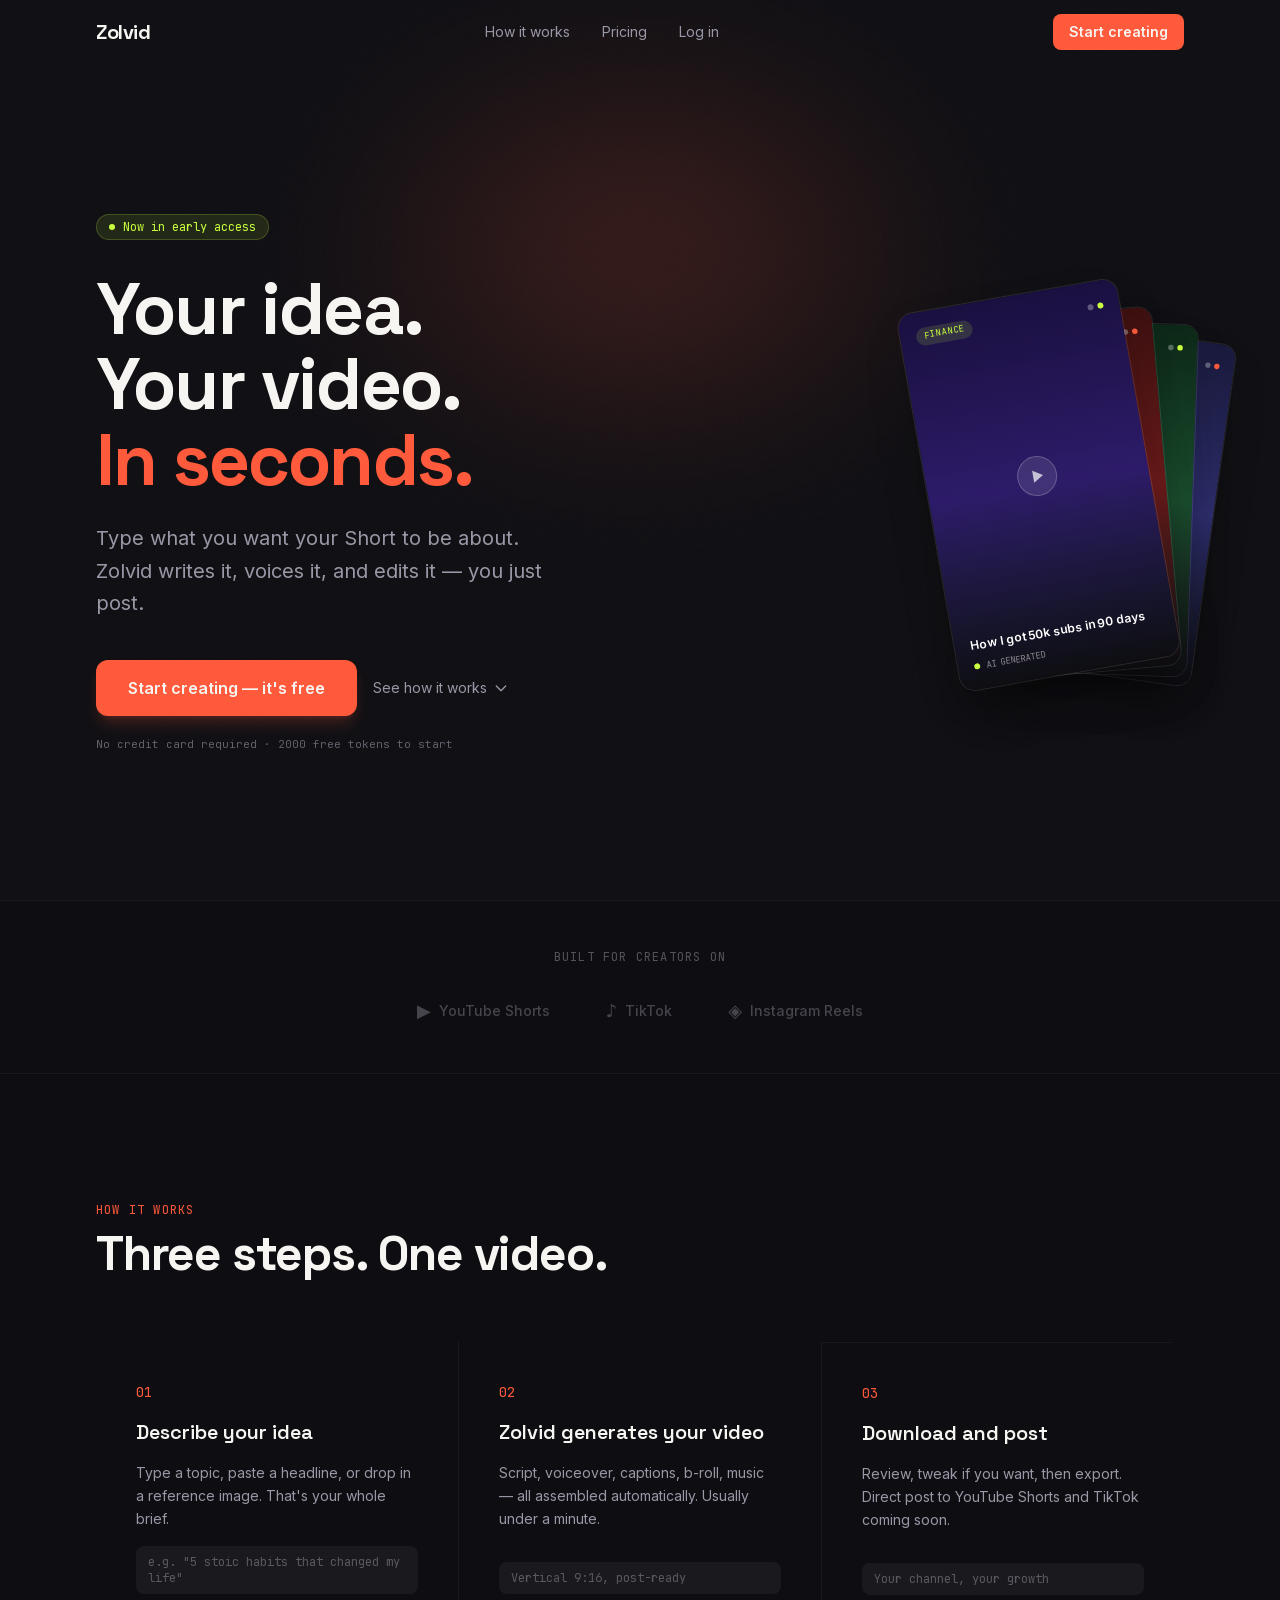
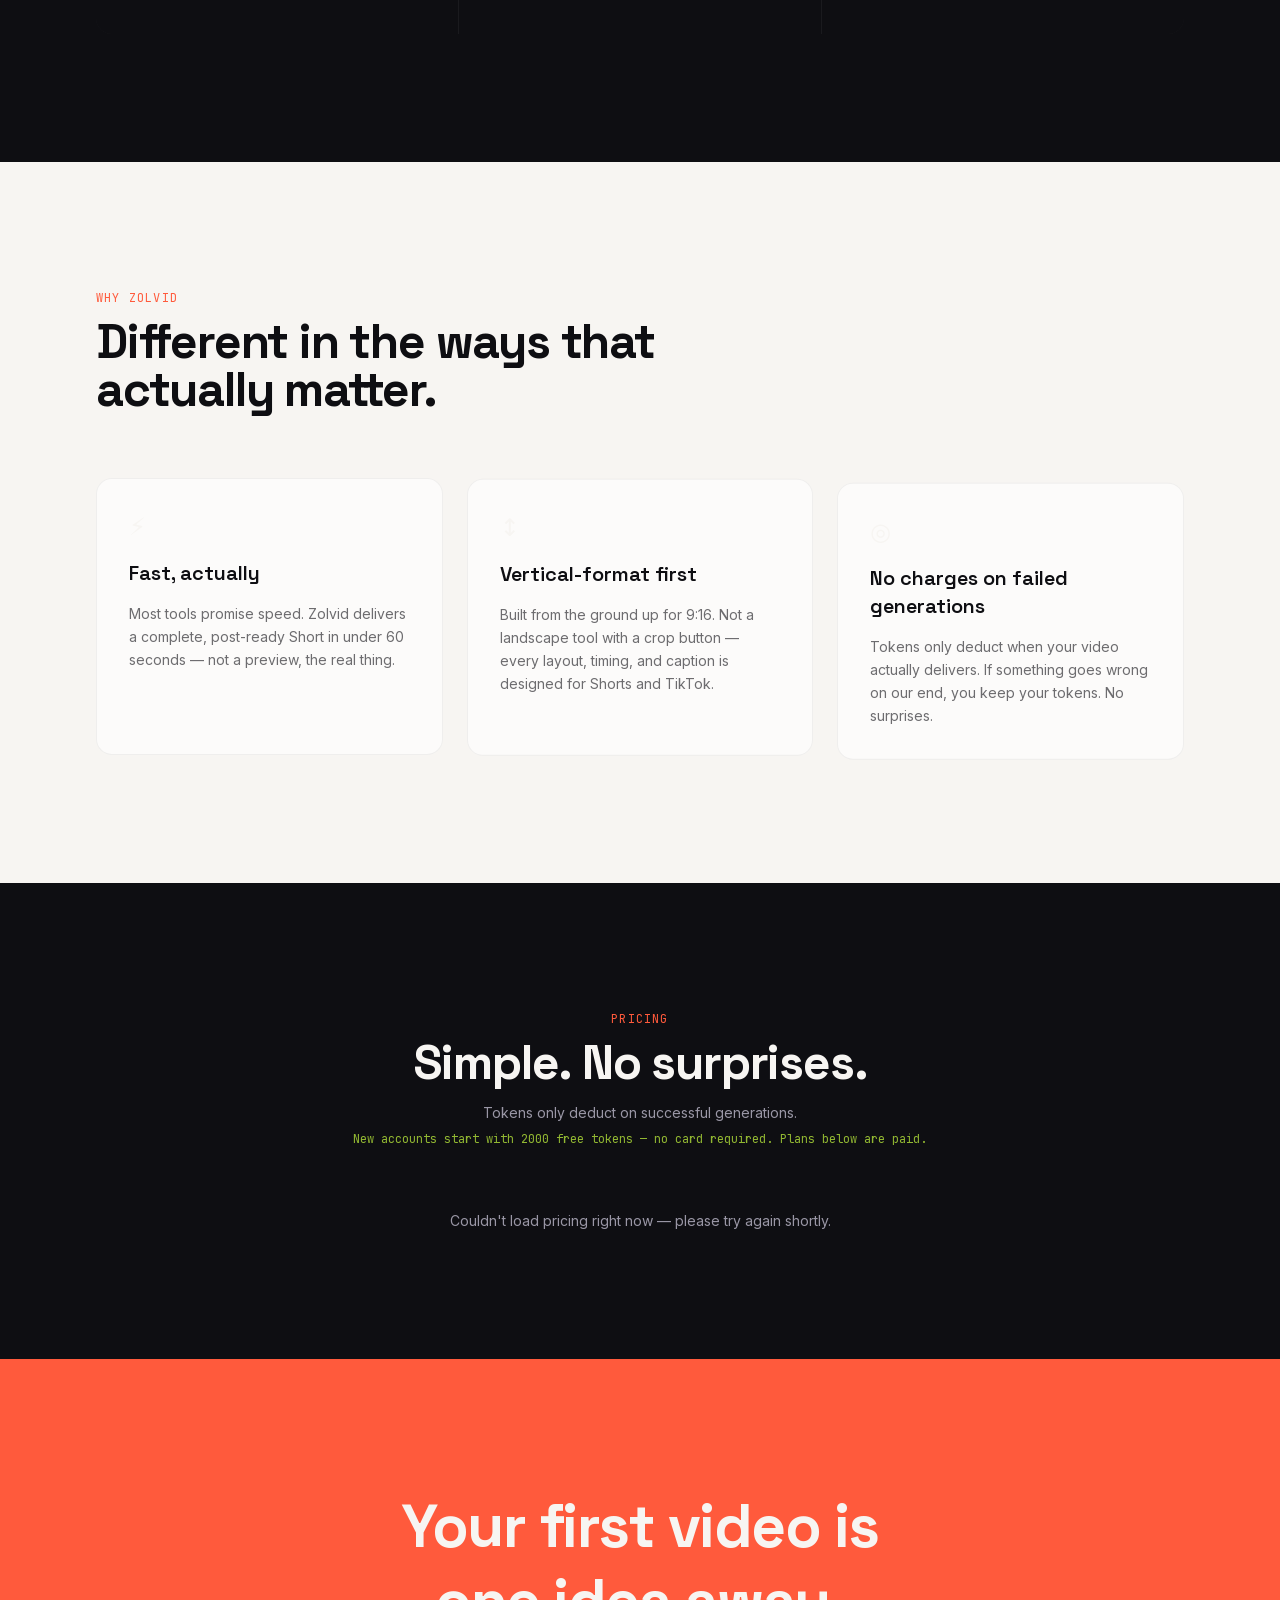
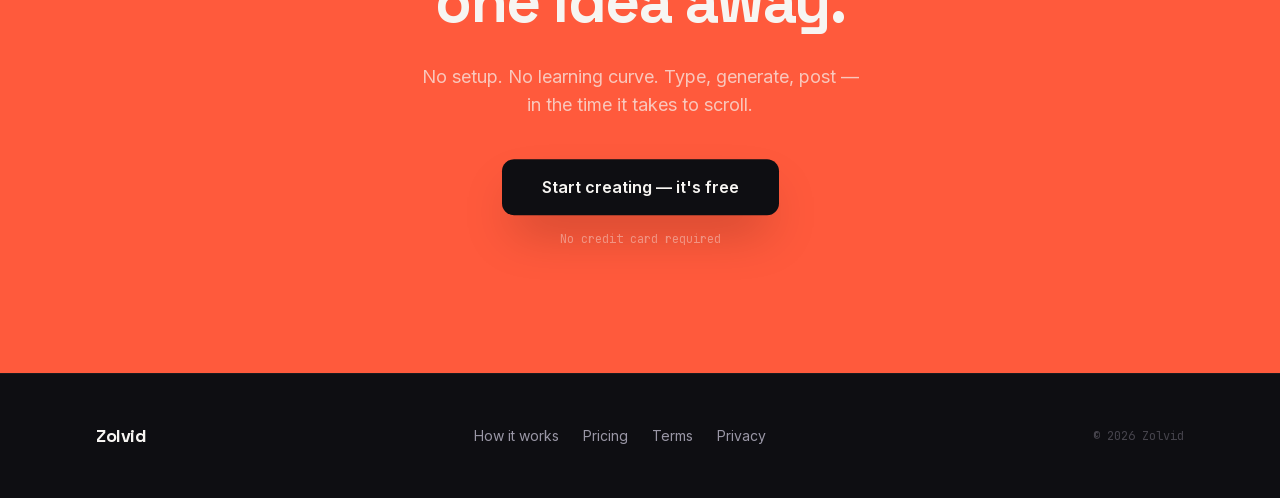
<file: index.html>
<!DOCTYPE html><html lang="en" class="inter_7b064e0d-module__MOT0tq__variable space_grotesk_4f9f433b-module__fJfFLG__variable jetbrains_mono_84d6efd-module__5Hl15a__variable"><head><meta charSet="utf-8"/><meta name="viewport" content="width=device-width, initial-scale=1"/><link rel="preload" href="/_next/static/media/0c89a48fa5027cee-s.p.2cyn07wtgehh0.woff2" as="font" crossorigin="" type="font/woff2"/><link rel="preload" href="/_next/static/media/70bc3e132a0a741e-s.p.3t6q91iet4nsy.woff2" as="font" crossorigin="" type="font/woff2"/><link rel="preload" href="/_next/static/media/83afe278b6a6bb3c-s.p.2bn3s6zvc0dyp.woff2" as="font" crossorigin="" type="font/woff2"/><link rel="stylesheet" href="/_next/static/chunks/3ye4ijkf66g-g.css" data-precedence="next"/><link rel="preload" as="script" fetchPriority="low" href="/_next/static/chunks/310vm2bl3xxpt.js"/><script src="/_next/static/chunks/2mmpezlrfmbu5.js" async=""></script><script src="/_next/static/chunks/08ttfj81-47mu.js" async=""></script><script src="/_next/static/chunks/2_ezsfw8cmub8.js" async=""></script><script src="/_next/static/chunks/turbopack-0hkmx8o620ei7.js" async=""></script><script src="/_next/static/chunks/0h2qsuyze9ds1.js" async="" crossorigin=""></script><script src="/_next/static/chunks/1arsbr8bomlvk.js" async="" crossorigin=""></script><script src="/_next/static/chunks/3bwnaig-6uu64.js" async="" crossorigin=""></script><title>Zolvid — Type an idea. Get a video.</title><meta name="description" content="Create faceless YouTube Shorts and TikToks in seconds. Type your idea, Zolvid writes, voices, and edits — you just post."/><meta property="og:title" content="Zolvid — Type an idea. Get a video."/><meta property="og:description" content="Create faceless YouTube Shorts and TikToks in seconds. Type your idea, Zolvid writes, voices, and edits — you just post."/><meta property="og:type" content="website"/><meta name="twitter:card" content="summary"/><meta name="twitter:title" content="Zolvid — Type an idea. Get a video."/><meta name="twitter:description" content="Create faceless YouTube Shorts and TikToks in seconds. Type your idea, Zolvid writes, voices, and edits — you just post."/><link rel="icon" href="/favicon.ico?favicon.1x2ncvco8ntof.ico" sizes="48x48" type="image/x-icon"/><link rel="icon" href="/icon.png?icon.1e4gywg3m7mqs.png" sizes="512x512" type="image/png"/><link rel="apple-touch-icon" href="/apple-icon.png?apple-icon.22vttq2as-rik.png" sizes="180x180" type="image/png"/><meta name="next-size-adjust" content=""/><script src="/_next/static/chunks/0cz1d0mv5g_q7.js" noModule=""></script></head><body class="min-h-screen antialiased"><div hidden=""><!--$--><!--/$--></div><nav class="fixed top-0 left-0 right-0 z-50 transition-all duration-300 bg-transparent"><div class="max-w-6xl mx-auto px-5 sm:px-8 flex items-center justify-between h-16"><a class="font-display font-bold text-xl text-paper tracking-tight" href="/">Zolvid</a><div class="hidden sm:flex items-center gap-8 text-sm text-mist"><a href="#how-it-works" class="hover:text-paper transition-colors">How it works</a><a href="#pricing" class="hover:text-paper transition-colors">Pricing</a><a class="hover:text-paper transition-colors" href="/login/">Log in</a></div><a class="bg-signal text-paper text-sm font-semibold px-4 py-2 rounded-lg hover:bg-signal/90 active:scale-95 transition-all" href="/signup/">Start creating</a></div></nav><main><section class="relative min-h-screen flex items-center bg-ink overflow-hidden pt-16"><div class="absolute inset-0 opacity-[0.03] pointer-events-none" style="background-image:url(&quot;data:image/svg+xml,%3Csvg viewBox=&#x27;0 0 256 256&#x27; xmlns=&#x27;http://www.w3.org/2000/svg&#x27;%3E%3Cfilter id=&#x27;n&#x27;%3E%3CfeTurbulence type=&#x27;fractalNoise&#x27; baseFrequency=&#x27;0.9&#x27; numOctaves=&#x27;4&#x27;/%3E%3C/filter%3E%3Crect width=&#x27;100%25&#x27; height=&#x27;100%25&#x27; filter=&#x27;url(%23n)&#x27;/%3E%3C/svg%3E&quot;);background-repeat:repeat;background-size:200px"></div><div class="absolute top-0 left-1/2 -translate-x-1/2 w-[700px] h-[500px] rounded-full opacity-20 pointer-events-none blur-3xl" style="background:radial-gradient(ellipse, #FF5A3C 0%, transparent 70%)"></div><div class="relative max-w-6xl mx-auto px-5 sm:px-8 w-full py-20 sm:py-28"><div class="flex flex-col lg:flex-row items-center gap-16 lg:gap-24"><div class="flex-1 text-center lg:text-left"><div style="opacity:0;transform:translateY(24px)"><div class="inline-flex items-center gap-2 font-mono text-xs text-volt bg-volt/10 border border-volt/20 rounded-full px-3 py-1 mb-8"><span class="w-1.5 h-1.5 rounded-full bg-volt animate-pulse"></span>Now in early access</div></div><div style="opacity:0;transform:translateY(24px)"><h1 class="font-display font-bold text-5xl sm:text-6xl lg:text-7xl text-paper leading-[1.05] tracking-tight">Your idea.<br/>Your video.<br/><span class="text-signal">In seconds.</span></h1></div><div style="opacity:0;transform:translateY(24px)"><p class="mt-6 text-mist text-lg sm:text-xl max-w-md mx-auto lg:mx-0 leading-relaxed">Type what you want your Short to be about. Zolvid writes it, voices it, and edits it — you just post.</p></div><div style="opacity:0;transform:translateY(24px)"><div class="mt-10 flex flex-col sm:flex-row items-center gap-4 justify-center lg:justify-start"><a href="/signup" class="w-full sm:w-auto bg-signal text-paper font-semibold text-base px-8 py-4 rounded-xl hover:bg-signal/90 active:scale-95 transition-all text-center shadow-lg shadow-signal/20">Start creating — it&#x27;s free</a><a href="#how-it-works" class="text-mist text-sm hover:text-paper transition-colors flex items-center gap-1.5 group">See how it works<svg class="w-4 h-4 group-hover:translate-y-0.5 transition-transform" fill="none" viewBox="0 0 24 24" stroke="currentColor" stroke-width="2"><path stroke-linecap="round" stroke-linejoin="round" d="M19 9l-7 7-7-7"></path></svg></a></div></div><div style="opacity:0;transform:translateY(24px)"><p class="mt-5 font-mono text-[11px] text-mist/60">No credit card required · 2000 free tokens to start</p></div></div><div class="flex-shrink-0" style="opacity:0;transform:scale(0.92)"><div class="relative w-48 h-80 sm:w-56 sm:h-96 mx-auto select-none" aria-hidden="true"><div class="absolute inset-0 rounded-2xl overflow-hidden border border-white/10 shadow-2xl" style="transform-origin:50% 100% 0"><div class="w-full h-full bg-gradient-to-b from-[#1a1040] via-[#2d1b69] to-[#0E0E12] flex flex-col justify-between p-4"><div class="flex items-center justify-between"><span class="font-mono text-[9px] tracking-widest px-2 py-0.5 rounded-full" style="background-color:#C9FF3E22;color:#C9FF3E">FINANCE</span><div class="flex gap-1"><div class="w-1.5 h-1.5 rounded-full bg-white/30"></div><div class="w-1.5 h-1.5 rounded-full" style="background-color:#C9FF3E"></div></div></div><div class="flex items-center justify-center"><div class="w-10 h-10 rounded-full bg-white/10 border border-white/20 flex items-center justify-center"><div class="w-0 h-0 border-t-[6px] border-t-transparent border-b-[6px] border-b-transparent border-l-[10px] border-l-white/70 ml-0.5"></div></div></div><div><p class="text-white text-xs font-semibold leading-tight line-clamp-2">How I got 50k subs in 90 days</p><div class="flex items-center gap-1.5 mt-2"><div class="w-1.5 h-1.5 rounded-full animate-pulse" style="background-color:#C9FF3E"></div><span class="font-mono text-[9px] text-white/50">AI GENERATED</span></div></div></div></div><div class="absolute inset-0 rounded-2xl overflow-hidden border border-white/10 shadow-2xl" style="transform-origin:50% 100% 0"><div class="w-full h-full bg-gradient-to-b from-[#3d1010] via-[#6b1a1a] to-[#0E0E12] flex flex-col justify-between p-4"><div class="flex items-center justify-between"><span class="font-mono text-[9px] tracking-widest px-2 py-0.5 rounded-full" style="background-color:#FF5A3C22;color:#FF5A3C">HEALTH</span><div class="flex gap-1"><div class="w-1.5 h-1.5 rounded-full bg-white/30"></div><div class="w-1.5 h-1.5 rounded-full" style="background-color:#FF5A3C"></div></div></div><div class="flex items-center justify-center"><div class="w-10 h-10 rounded-full bg-white/10 border border-white/20 flex items-center justify-center"><div class="w-0 h-0 border-t-[6px] border-t-transparent border-b-[6px] border-b-transparent border-l-[10px] border-l-white/70 ml-0.5"></div></div></div><div><p class="text-white text-xs font-semibold leading-tight line-clamp-2">5 foods destroying your focus</p><div class="flex items-center gap-1.5 mt-2"><div class="w-1.5 h-1.5 rounded-full animate-pulse" style="background-color:#FF5A3C"></div><span class="font-mono text-[9px] text-white/50">AI GENERATED</span></div></div></div></div><div class="absolute inset-0 rounded-2xl overflow-hidden border border-white/10 shadow-2xl" style="transform-origin:50% 100% 0"><div class="w-full h-full bg-gradient-to-b from-[#0d2818] via-[#1a4d2e] to-[#0E0E12] flex flex-col justify-between p-4"><div class="flex items-center justify-between"><span class="font-mono text-[9px] tracking-widest px-2 py-0.5 rounded-full" style="background-color:#C9FF3E22;color:#C9FF3E">MONEY</span><div class="flex gap-1"><div class="w-1.5 h-1.5 rounded-full bg-white/30"></div><div class="w-1.5 h-1.5 rounded-full" style="background-color:#C9FF3E"></div></div></div><div class="flex items-center justify-center"><div class="w-10 h-10 rounded-full bg-white/10 border border-white/20 flex items-center justify-center"><div class="w-0 h-0 border-t-[6px] border-t-transparent border-b-[6px] border-b-transparent border-l-[10px] border-l-white/70 ml-0.5"></div></div></div><div><p class="text-white text-xs font-semibold leading-tight line-clamp-2">The truth about passive income</p><div class="flex items-center gap-1.5 mt-2"><div class="w-1.5 h-1.5 rounded-full animate-pulse" style="background-color:#C9FF3E"></div><span class="font-mono text-[9px] text-white/50">AI GENERATED</span></div></div></div></div><div class="absolute inset-0 rounded-2xl overflow-hidden border border-white/10 shadow-2xl" style="transform-origin:50% 100% 0"><div class="w-full h-full bg-gradient-to-b from-[#1a1a3d] via-[#2d2d6b] to-[#0E0E12] flex flex-col justify-between p-4"><div class="flex items-center justify-between"><span class="font-mono text-[9px] tracking-widest px-2 py-0.5 rounded-full" style="background-color:#FF5A3C22;color:#FF5A3C">MINDSET</span><div class="flex gap-1"><div class="w-1.5 h-1.5 rounded-full bg-white/30"></div><div class="w-1.5 h-1.5 rounded-full" style="background-color:#FF5A3C"></div></div></div><div class="flex items-center justify-center"><div class="w-10 h-10 rounded-full bg-white/10 border border-white/20 flex items-center justify-center"><div class="w-0 h-0 border-t-[6px] border-t-transparent border-b-[6px] border-b-transparent border-l-[10px] border-l-white/70 ml-0.5"></div></div></div><div><p class="text-white text-xs font-semibold leading-tight line-clamp-2">Why most people never level up</p><div class="flex items-center gap-1.5 mt-2"><div class="w-1.5 h-1.5 rounded-full animate-pulse" style="background-color:#FF5A3C"></div><span class="font-mono text-[9px] text-white/50">AI GENERATED</span></div></div></div></div></div></div></div></div></section><section class="bg-ink border-y border-white/5 py-12"><div class="max-w-6xl mx-auto px-5 sm:px-8"><p class="text-center font-mono text-xs text-mist/50 tracking-widest uppercase mb-8">Built for creators on</p><div class="flex flex-wrap items-center justify-center gap-8 sm:gap-14"><div class="flex items-center gap-2 text-mist/40"><span class="text-lg">▶</span><span class="text-sm font-medium">YouTube Shorts</span></div><div class="flex items-center gap-2 text-mist/40"><span class="text-lg">♪</span><span class="text-sm font-medium">TikTok</span></div><div class="flex items-center gap-2 text-mist/40"><span class="text-lg">◈</span><span class="text-sm font-medium">Instagram Reels</span></div></div></div></section><section id="how-it-works" class="bg-ink py-24 sm:py-32"><div class="max-w-6xl mx-auto px-5 sm:px-8"><div class="mb-16" style="opacity:0;transform:translateY(20px)"><p class="font-mono text-xs text-signal tracking-widest uppercase mb-3">How it works</p><h2 class="font-display font-bold text-4xl sm:text-5xl text-paper tracking-tight">Three steps. One video.</h2></div><div class="grid sm:grid-cols-3 gap-px bg-white/5 rounded-2xl overflow-hidden"><div class="bg-ink p-8 sm:p-10 flex flex-col gap-4" style="opacity:0;transform:translateY(24px)"><span class="font-mono text-signal text-sm">01</span><h3 class="font-display font-semibold text-xl text-paper">Describe your idea</h3><p class="text-mist text-sm leading-relaxed flex-1">Type a topic, paste a headline, or drop in a reference image. That&#x27;s your whole brief.</p><p class="font-mono text-xs text-mist/50 bg-white/5 rounded-lg px-3 py-2">e.g. &quot;5 stoic habits that changed my life&quot;</p></div><div class="bg-ink p-8 sm:p-10 flex flex-col gap-4" style="opacity:0;transform:translateY(24px)"><span class="font-mono text-signal text-sm">02</span><h3 class="font-display font-semibold text-xl text-paper">Zolvid generates your video</h3><p class="text-mist text-sm leading-relaxed flex-1">Script, voiceover, captions, b-roll, music — all assembled automatically. Usually under a minute.</p><p class="font-mono text-xs text-mist/50 bg-white/5 rounded-lg px-3 py-2">Vertical 9:16, post-ready</p></div><div class="bg-ink p-8 sm:p-10 flex flex-col gap-4" style="opacity:0;transform:translateY(24px)"><span class="font-mono text-signal text-sm">03</span><h3 class="font-display font-semibold text-xl text-paper">Download and post</h3><p class="text-mist text-sm leading-relaxed flex-1">Review, tweak if you want, then export. Direct post to YouTube Shorts and TikTok coming soon.</p><p class="font-mono text-xs text-mist/50 bg-white/5 rounded-lg px-3 py-2">Your channel, your growth</p></div></div></div></section><section class="bg-paper py-24 sm:py-32"><div class="max-w-6xl mx-auto px-5 sm:px-8"><div class="mb-16" style="opacity:0;transform:translateY(20px)"><p class="font-mono text-xs text-signal tracking-widest uppercase mb-3">Why Zolvid</p><h2 class="font-display font-bold text-4xl sm:text-5xl text-ink tracking-tight max-w-xl">Different in the ways that actually matter.</h2></div><div class="grid sm:grid-cols-3 gap-6"><div class="bg-white/60 rounded-2xl p-8 flex flex-col gap-4 border border-ink/5" style="opacity:0;transform:translateY(24px)"><span class="text-2xl">⚡</span><h3 class="font-display font-semibold text-xl text-ink">Fast, actually</h3><p class="text-ink/60 text-sm leading-relaxed">Most tools promise speed. Zolvid delivers a complete, post-ready Short in under 60 seconds — not a preview, the real thing.</p></div><div class="bg-white/60 rounded-2xl p-8 flex flex-col gap-4 border border-ink/5" style="opacity:0;transform:translateY(24px)"><span class="text-2xl">↕</span><h3 class="font-display font-semibold text-xl text-ink">Vertical-format first</h3><p class="text-ink/60 text-sm leading-relaxed">Built from the ground up for 9:16. Not a landscape tool with a crop button — every layout, timing, and caption is designed for Shorts and TikTok.</p></div><div class="bg-white/60 rounded-2xl p-8 flex flex-col gap-4 border border-ink/5" style="opacity:0;transform:translateY(24px)"><span class="text-2xl">◎</span><h3 class="font-display font-semibold text-xl text-ink">No charges on failed generations</h3><p class="text-ink/60 text-sm leading-relaxed">Tokens only deduct when your video actually delivers. If something goes wrong on our end, you keep your tokens. No surprises.</p></div></div></div></section><section id="pricing" class="bg-ink py-24 sm:py-32"><div class="max-w-6xl mx-auto px-5 sm:px-8"><div class="mb-16 text-center" style="opacity:0;transform:translateY(20px)"><p class="font-mono text-xs text-signal tracking-widest uppercase mb-3">Pricing</p><h2 class="font-display font-bold text-4xl sm:text-5xl text-paper tracking-tight">Simple. No surprises.</h2><p class="mt-4 text-mist text-sm">Tokens only deduct on successful generations.</p><p class="mt-2 font-mono text-xs text-volt/70">New accounts start with 2000 free tokens — no card required. Plans below are paid.</p></div><div class="grid sm:grid-cols-3 gap-6"><div class="h-80 rounded-2xl bg-white/[0.03] border border-white/10 animate-pulse"></div><div class="h-80 rounded-2xl bg-white/[0.03] border border-white/10 animate-pulse"></div><div class="h-80 rounded-2xl bg-white/[0.03] border border-white/10 animate-pulse"></div></div></div></section><section class="bg-signal py-24 sm:py-32"><div class="max-w-4xl mx-auto px-5 sm:px-8 text-center"><div style="opacity:0;transform:translateY(24px)"><h2 class="font-display font-bold text-5xl sm:text-6xl text-paper tracking-tight leading-tight">Your first video is<br/>one idea away.</h2><p class="mt-6 text-paper/70 text-lg max-w-md mx-auto">No setup. No learning curve. Type, generate, post — in the time it takes to scroll.</p><a href="/signup" class="mt-10 inline-block bg-ink text-paper font-semibold text-base px-10 py-4 rounded-xl hover:bg-ink/90 active:scale-95 transition-all shadow-2xl">Start creating — it&#x27;s free</a><p class="mt-4 font-mono text-xs text-paper/40">No credit card required</p></div></div></section></main><footer class="bg-ink border-t border-white/5 py-12"><div class="max-w-6xl mx-auto px-5 sm:px-8"><div class="flex flex-col sm:flex-row items-center justify-between gap-6"><a class="font-display font-bold text-lg text-paper tracking-tight" href="/">Zolvid</a><nav class="flex flex-wrap items-center justify-center gap-x-6 gap-y-2"><a href="#how-it-works" class="text-mist text-sm hover:text-paper transition-colors">How it works</a><a href="#pricing" class="text-mist text-sm hover:text-paper transition-colors">Pricing</a><a href="/terms" class="text-mist text-sm hover:text-paper transition-colors">Terms</a><a href="/privacy" class="text-mist text-sm hover:text-paper transition-colors">Privacy</a></nav><p class="font-mono text-xs text-mist/40">© <!-- -->2026<!-- --> Zolvid</p></div></div></footer><!--$--><!--/$--><script src="/_next/static/chunks/310vm2bl3xxpt.js" id="_R_" async=""></script><script>(self.__next_f=self.__next_f||[]).push([0])</script><script>self.__next_f.push([1,"1:\"$Sreact.fragment\"\n2:I[39756,[\"/_next/static/chunks/0h2qsuyze9ds1.js\"],\"default\"]\n3:I[37457,[\"/_next/static/chunks/0h2qsuyze9ds1.js\"],\"default\"]\n4:I[22016,[\"/_next/static/chunks/0h2qsuyze9ds1.js\",\"/_next/static/chunks/1arsbr8bomlvk.js\",\"/_next/static/chunks/3bwnaig-6uu64.js\"],\"\"]\n5:I[84834,[\"/_next/static/chunks/0h2qsuyze9ds1.js\",\"/_next/static/chunks/1arsbr8bomlvk.js\",\"/_next/static/chunks/3bwnaig-6uu64.js\"],\"default\"]\n6:I[32177,[\"/_next/static/chunks/0h2qsuyze9ds1.js\",\"/_next/static/chunks/1arsbr8bomlvk.js\",\"/_next/static/chunks/3bwnaig-6uu64.js\"],\"default\"]\n7:I[15775,[\"/_next/static/chunks/0h2qsuyze9ds1.js\",\"/_next/static/chunks/1arsbr8bomlvk.js\",\"/_next/static/chunks/3bwnaig-6uu64.js\"],\"default\"]\n8:I[67115,[\"/_next/static/chunks/0h2qsuyze9ds1.js\",\"/_next/static/chunks/1arsbr8bomlvk.js\",\"/_next/static/chunks/3bwnaig-6uu64.js\"],\"default\"]\n9:I[18667,[\"/_next/static/chunks/0h2qsuyze9ds1.js\",\"/_next/static/chunks/1arsbr8bomlvk.js\",\"/_next/static/chunks/3bwnaig-6uu64.js\"],\"default\"]\na:I[40123,[\"/_next/static/chunks/0h2qsuyze9ds1.js\",\"/_next/static/chunks/1arsbr8bomlvk.js\",\"/_next/static/chunks/3bwnaig-6uu64.js\"],\"default\"]\n10:I[68027,[\"/_next/static/chunks/0h2qsuyze9ds1.js\"],\"default\",1]\n:HL[\"/_next/static/chunks/3ye4ijkf66g-g.css\",\"style\"]\n:HL[\"/_next/static/media/0c89a48fa5027cee-s.p.2cyn07wtgehh0.woff2\",\"font\",{\"crossOrigin\":\"\",\"type\":\"font/woff2\"}]\n:HL[\"/_next/static/media/70bc3e132a0a741e-s.p.3t6q91iet4nsy.woff2\",\"font\",{\"crossOrigin\":\"\",\"type\":\"font/woff2\"}]\n:HL[\"/_next/static/media/83afe278b6a6bb3c-s.p.2bn3s6zvc0dyp.woff2\",\"font\",{\"crossOrigin\":\"\",\"type\":\"font/woff2\"}]\n0:{\"P\":null,\"c\":[\"\",\"\"],\"q\":\"\",\"i\":false,\"f\":[[[\"\",{\"children\":[\"__PAGE__\",{},\"$undefined\",\"$undefined\",4608]},\"$undefined\",\"$undefined\",4624],[[\"$\",\"$1\",\"c\",{\"children\":[[[\"$\",\"link\",\"0\",{\"rel\":\"stylesheet\",\"href\":\"/_next/static/chunks/3ye4ijkf66g-g.css\",\"precedence\":\"next\",\"crossOrigin\":\"$undefined\",\"nonce\":\"$undefined\"}],[\"$\",\"script\",\"script-0\",{\"src\":\"/_next/static/chunks/0h2qsuyze9ds1.js\",\"async\":true,\"nonce\":\"$undefined\"}]],[\"$\",\"html\",null,{\"lang\":\"en\",\"className\":\"inter_7b064e0d-module__MOT0tq__variable space_grotesk_4f9f433b-module__fJfFLG__variable jetbrains_mono_84d6efd-module__5Hl15a__variable\",\"children\":[\"$\",\"body\",null,{\"className\":\"min-h-screen antialiased\",\"children\":[\"$\",\"$L2\",null,{\"parallelRouterKey\":\"children\",\"error\":\"$undefined\",\"errorStyles\":\"$undefined\",\"errorScripts\":\"$undefined\",\"template\":[\"$\",\"$L3\",null,{}],\"templateStyles\":\"$undefined\",\"templateScripts\":\"$undefined\",\"notFound\":[[\"$\",\"div\",null,{\"className\":\"min-h-screen bg-ink flex flex-col items-center justify-center px-5 text-center\",\"children\":[[\"$\",\"div\",null,{\"className\":\"fixed top-0 left-1/2 -translate-x-1/2 w-[500px] h-[400px] rounded-full opacity-10 pointer-events-none blur-3xl\",\"style\":{\"background\":\"radial-gradient(ellipse, #FF5A3C 0%, transparent 70%)\"}}],[\"$\",\"div\",null,{\"className\":\"relative\",\"children\":[[\"$\",\"p\",null,{\"className\":\"font-mono text-xs text-signal tracking-widest uppercase mb-4\",\"children\":\"404\"}],[\"$\",\"h1\",null,{\"className\":\"font-display font-bold text-5xl sm:text-6xl text-paper tracking-tight mb-4\",\"children\":\"Page not found.\"}],[\"$\",\"p\",null,{\"className\":\"text-mist text-lg max-w-sm mx-auto mb-10\",\"children\":\"This page doesn't exist or was moved.\"}],[\"$\",\"div\",null,{\"className\":\"flex flex-col sm:flex-row gap-3 justify-center\",\"children\":[[\"$\",\"$L4\",null,{\"href\":\"/\",\"className\":\"bg-signal text-paper font-semibold text-sm px-6 py-3 rounded-xl hover:bg-signal/90 active:scale-95 transition-all\",\"children\":\"Go home\"}],[\"$\",\"$L4\",null,{\"href\":\"/app\",\"className\":\"bg-white/[0.06] border border-white/10 text-paper font-semibold text-sm px-6 py-3 rounded-xl hover:bg-white/10 active:scale-95 transition-all\",\"children\":\"Go to app\"}]]}]]}]]}],[]],\"forbidden\":\"$undefined\",\"unauthorized\":\"$undefined\"}]}]}]]}],{\"children\":[[\"$\",\"$1\",\"c\",{\"children\":[[[\"$\",\"$L5\",null,{}],[\"$\",\"main\",null,{\"children\":[[\"$\",\"$L6\",null,{}],[\"$\",\"section\",null,{\"className\":\"bg-ink border-y border-white/5 py-12\",\"children\":[\"$\",\"div\",null,{\"className\":\"max-w-6xl mx-auto px-5 sm:px-8\",\"children\":[[\"$\",\"p\",null,{\"className\":\"text-center font-mono text-xs text-mist/50 tracking-widest uppercase mb-8\",\"children\":\"Built for creators on\"}],[\"$\",\"div\",null,{\"className\":\"flex flex-wrap items-center justify-center gap-8 sm:gap-14\",\"children\":[[\"$\",\"div\",\"YouTube Shorts\",{\"className\":\"flex items-center gap-2 text-mist/40\",\"children\":[[\"$\",\"span\",null,{\"className\":\"text-lg\",\"children\":\"▶\"}],[\"$\",\"span\",null,{\"className\":\"text-sm font-medium\",\"children\":\"YouTube Shorts\"}]]}],[\"$\",\"div\",\"TikTok\",{\"className\":\"flex items-center gap-2 text-mist/40\",\"children\":[[\"$\",\"span\",null,{\"className\":\"text-lg\",\"children\":\"♪\"}],[\"$\",\"span\",null,{\"className\":\"text-sm font-medium\",\"children\":\"TikTok\"}]]}],[\"$\",\"div\",\"Instagram Reels\",{\"className\":\"flex items-center gap-2 text-mist/40\",\"children\":[[\"$\",\"span\",null,{\"className\":\"text-lg\",\"children\":\"◈\"}],[\"$\",\"span\",null,{\"className\":\"text-sm font-medium\",\"children\":\"Instagram Reels\"}]]}]]}]]}]}],[\"$\",\"$L7\",null,{}],[\"$\",\"$L8\",null,{}],[\"$\",\"$L9\",null,{}],[\"$\",\"$La\",null,{}]]}],[\"$\",\"footer\",null,{\"className\":\"bg-ink border-t border-white/5 py-12\",\"children\":[\"$\",\"div\",null,{\"className\":\"max-w-6xl mx-auto px-5 sm:px-8\",\"children\":[\"$\",\"div\",null,{\"className\":\"flex flex-col sm:flex-row items-center justify-between gap-6\",\"children\":[[\"$\",\"$L4\",null,{\"href\":\"/\",\"className\":\"font-display font-bold text-lg text-paper tracking-tight\",\"children\":\"Zolvid\"}],[\"$\",\"nav\",null,{\"className\":\"flex flex-wrap items-center justify-center gap-x-6 gap-y-2\",\"children\":[[\"$\",\"a\",\"How it works\",{\"href\":\"#how-it-works\",\"className\":\"text-mist text-sm hover:text-paper transition-colors\",\"children\":\"How it works\"}],[\"$\",\"a\",\"Pricing\",{\"href\":\"#pricing\",\"className\":\"text-mist text-sm hover:text-paper transition-colors\",\"children\":\"Pricing\"}],[\"$\",\"a\",\"Terms\",{\"href\":\"/terms\",\"className\":\"text-mist text-sm hover:text-paper transition-colors\",\"children\":\"Terms\"}],[\"$\",\"a\",\"Privacy\",{\"href\":\"/privacy\",\"className\":\"text-mist text-sm hover:text-paper transition-colors\",\"children\":\"Privacy\"}]]}],\"$Lb\"]}]}]}]],[\"$Lc\",\"$Ld\"],\"$Le\"]}],{},null,false,null]},null,false,null],\"$Lf\",false]],\"m\":\"$undefined\",\"G\":[\"$10\",[\"$L11\"]],\"S\":true,\"h\":null,\"r\":\"$undefined\",\"s\":\"$undefined\",\"a\":\"$undefined\",\"l\":\"$undefined\",\"p\":\"$undefined\",\"d\":\"$undefined\",\"b\":\"Q8nCvHsgjTaQmakFK8Eim\"}\n12:I[97367,[\"/_next/static/chunks/0h2qsuyze9ds1.js\"],\"OutletBoundary\"]\n13:\"$Sreact.suspense\"\n15:I[97367,[\"/_next/static/chunks/0h2qsuyze9ds1.js\"],\"ViewportBoundary\"]\n17:I[97367,[\"/_next/static/chunks/0h2qsuyze9ds1.js\"],\"MetadataBoundary\"]\nb:[\"$\",\"p\",null,{\"className\":\"font-mono text-xs text-mist/40\",\"children\":[\"© \",2026,\" Zolvid\"]}]\nc:[\"$\",\"script\",\"script-0\",{\"src\":\"/_next/static/chunks/1arsbr8bomlvk.js\",\"async\":true,\"nonce\":\"$undefined\"}]\nd:[\"$\",\"script\",\"script-1\",{\"src\":\"/_next/static/chunks/3bwnaig-6uu64.js\",\"async\":true,\"nonce\":\"$undefined\"}]\ne:[\"$\",\"$L12\",null,{\"children\":[\"$\",\"$13\",null,{\"name\":\"Next.MetadataOutlet\",\"children\":\"$@14\"}]}]\nf:[\"$\",\"$1\",\"h\",{\"children\":[null,[\"$\",\"$L15\",null,{\"children\":\"$L16\"}],[\"$\",\"div\",null,{\"hidden\":true,\"children\":[\"$\",\"$L17\",null,{\"children\":[\"$\",\"$13\",null,{\"name\":\"Next.Metadata\",\"children\":\"$L18\"}]}]}],[\"$\",\"meta\",null,{\"name\":\"next-size-adjust\",\"content\":\"\"}]]}]\n11:[\"$\",\"link\",\"0\",{\"rel\":\"stylesheet\",\"href\":\"/_next/static/chunks/3ye4ijkf66g-g.css\",\"precedence\":\"next\",\"crossOrigin\":\"$undefined\",\"nonce\":\"$undefined\"}]\n16:[[\"$\",\"meta\",\"0\",{\"charSet\":\"utf-8\"}],[\"$\",\"meta\",\"1\",{\"name\":\"viewport\",\"content\":\"width=device-width, initial-scale=1\"}]]\n19:I[27201,[\"/_next/static/chunks/0h2qsuyze9ds1.js\"],\"IconMark\"]\n14:null\n18:[[\"$\",\"title\",\"0\",{\"children\":\"Zolvid — Type an idea. Get a video.\"}],[\"$\",\"meta\",\"1\",{\"name\":\"description\",\"content\":\"Create faceless YouTube Shorts and TikToks in seconds. Type your idea, Zolvid writes, voices, and edits — you just post.\"}],[\"$\",\"meta\",\"2\",{\"property\":\"og:title\",\"content\":\"Zolvid — Type an idea. Get a video.\"}],[\"$\",\"meta\",\"3\",{\"property\":\"og:description\",\"content\":\"Create faceless YouTube Shorts and TikToks in seconds. Type your idea, Zolvid writes, voices, and edits — you just post.\"}],[\"$\",\"meta\",\"4\",{\"property\":\"og:type\",\"content\":\"website\"}],[\"$\",\"meta\",\"5\",{\"name\":\"twitter:card\",\"content\":\"summary\"}],[\"$\",\"meta\",\"6\",{\"name\":\"twitter:title\",\"content\":\"Zolvid — Type an idea. Get a video.\"}],[\"$\",\"meta\",\"7\",{\"name\":\"twitter:description\",\"content\":\"Create faceless YouTube Shorts and TikToks in seconds. Type your idea, Zolvid writes, voices, and edits — you just post.\"}],[\"$\",\"link\",\"8\",{\"rel\":\"icon\",\"href\":\"/favicon.ico?favicon.1x2ncvco8ntof.ico\",\"sizes\":\"48x48\",\"type\":\"image/x-icon\"}],[\"$\",\"link\",\"9\",{\"rel\":\"icon\",\"href\":\"/icon.png?icon.1e4gywg3m7mqs.png\",\"sizes\":\"512x512\",\"type\":\"image/png\"}],[\"$\",\"link\",\"10\",{\"rel\":\"apple-touch-icon\",\"href\":\"/apple-icon.png?apple-icon.22vttq2as-rik.png\",\"sizes\":\"180x180\",\"type\":\"image/png\"}],[\"$\",\"$L19\",\"11\",{}]]\n"])</script></body></html>
</file>
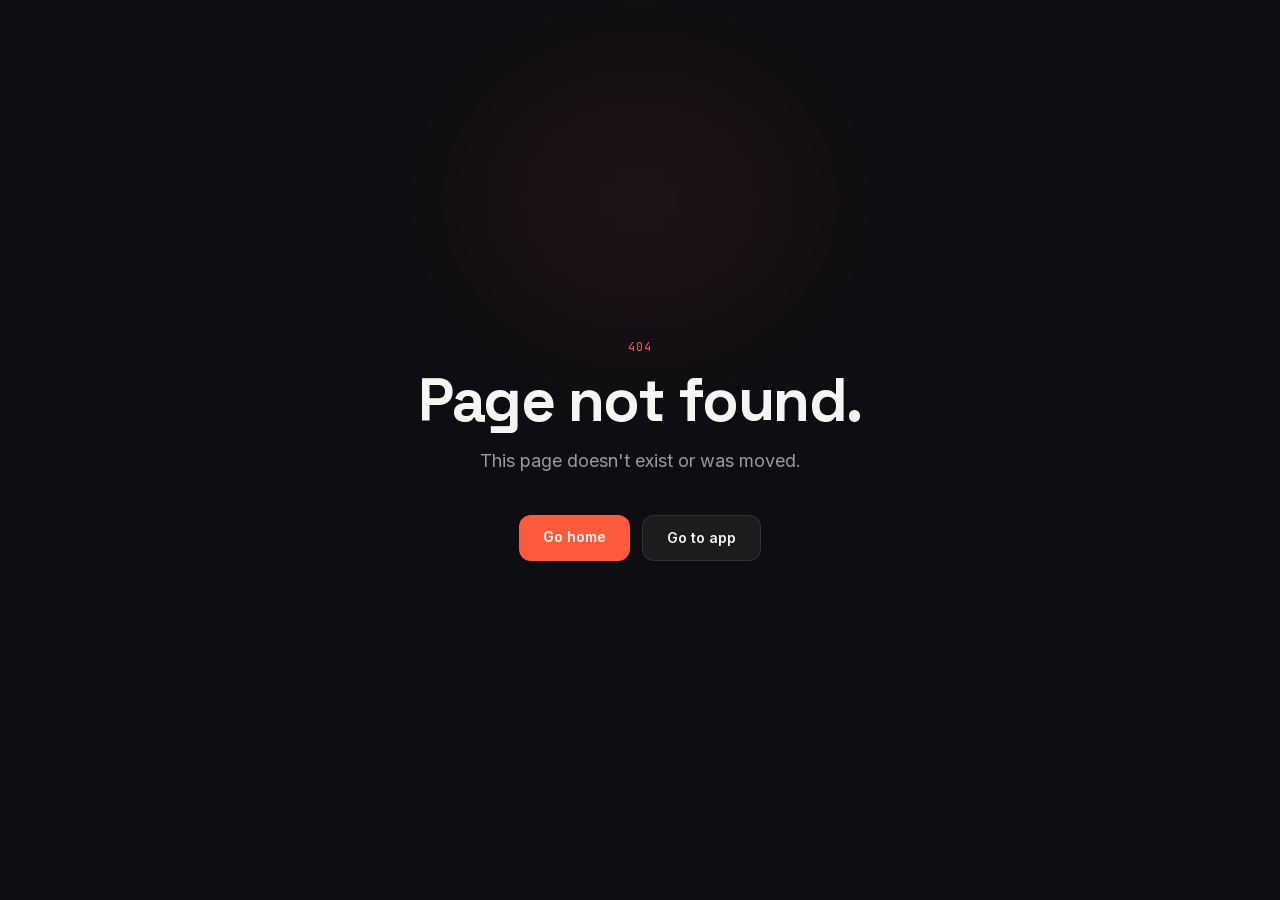
<file: 404/index.html>
<!DOCTYPE html><html lang="en" class="inter_7b064e0d-module__MOT0tq__variable space_grotesk_4f9f433b-module__fJfFLG__variable jetbrains_mono_84d6efd-module__5Hl15a__variable"><head><meta charSet="utf-8"/><meta name="viewport" content="width=device-width, initial-scale=1"/><link rel="stylesheet" href="/_next/static/chunks/3ye4ijkf66g-g.css" data-precedence="next"/><link rel="preload" as="script" fetchPriority="low" href="/_next/static/chunks/310vm2bl3xxpt.js"/><script src="/_next/static/chunks/2mmpezlrfmbu5.js" async=""></script><script src="/_next/static/chunks/08ttfj81-47mu.js" async=""></script><script src="/_next/static/chunks/2_ezsfw8cmub8.js" async=""></script><script src="/_next/static/chunks/turbopack-0hkmx8o620ei7.js" async=""></script><script src="/_next/static/chunks/0h2qsuyze9ds1.js" async="" crossorigin=""></script><script src="/_next/static/chunks/22i43cg4l4-dq.js" async="" crossorigin=""></script><meta name="robots" content="noindex"/><title>Zolvid — Type an idea. Get a video.</title><meta name="description" content="Create faceless YouTube Shorts and TikToks in seconds. Type your idea, Zolvid writes, voices, and edits — you just post."/><meta property="og:title" content="Zolvid — Type an idea. Get a video."/><meta property="og:description" content="Create faceless YouTube Shorts and TikToks in seconds. Type your idea, Zolvid writes, voices, and edits — you just post."/><meta property="og:type" content="website"/><meta name="twitter:card" content="summary"/><meta name="twitter:title" content="Zolvid — Type an idea. Get a video."/><meta name="twitter:description" content="Create faceless YouTube Shorts and TikToks in seconds. Type your idea, Zolvid writes, voices, and edits — you just post."/><link rel="icon" href="/favicon.ico?favicon.1x2ncvco8ntof.ico" sizes="48x48" type="image/x-icon"/><link rel="icon" href="/icon.png?icon.1e4gywg3m7mqs.png" sizes="512x512" type="image/png"/><link rel="apple-touch-icon" href="/apple-icon.png?apple-icon.22vttq2as-rik.png" sizes="180x180" type="image/png"/><meta name="next-size-adjust" content=""/><script src="/_next/static/chunks/0cz1d0mv5g_q7.js" noModule=""></script></head><body class="min-h-screen antialiased"><div hidden=""><!--$--><!--/$--></div><div class="min-h-screen bg-ink flex flex-col items-center justify-center px-5 text-center"><div class="fixed top-0 left-1/2 -translate-x-1/2 w-[500px] h-[400px] rounded-full opacity-10 pointer-events-none blur-3xl" style="background:radial-gradient(ellipse, #FF5A3C 0%, transparent 70%)"></div><div class="relative"><p class="font-mono text-xs text-signal tracking-widest uppercase mb-4">404</p><h1 class="font-display font-bold text-5xl sm:text-6xl text-paper tracking-tight mb-4">Page not found.</h1><p class="text-mist text-lg max-w-sm mx-auto mb-10">This page doesn&#x27;t exist or was moved.</p><div class="flex flex-col sm:flex-row gap-3 justify-center"><a class="bg-signal text-paper font-semibold text-sm px-6 py-3 rounded-xl hover:bg-signal/90 active:scale-95 transition-all" href="/">Go home</a><a class="bg-white/[0.06] border border-white/10 text-paper font-semibold text-sm px-6 py-3 rounded-xl hover:bg-white/10 active:scale-95 transition-all" href="/app/">Go to app</a></div></div></div><!--$--><!--/$--><script src="/_next/static/chunks/310vm2bl3xxpt.js" id="_R_" async=""></script><script>(self.__next_f=self.__next_f||[]).push([0])</script><script>self.__next_f.push([1,"1:\"$Sreact.fragment\"\n2:I[39756,[\"/_next/static/chunks/0h2qsuyze9ds1.js\"],\"default\"]\n3:I[37457,[\"/_next/static/chunks/0h2qsuyze9ds1.js\"],\"default\"]\n4:I[22016,[\"/_next/static/chunks/0h2qsuyze9ds1.js\",\"/_next/static/chunks/22i43cg4l4-dq.js\"],\"\"]\n5:I[97367,[\"/_next/static/chunks/0h2qsuyze9ds1.js\"],\"OutletBoundary\"]\n6:\"$Sreact.suspense\"\n9:I[97367,[\"/_next/static/chunks/0h2qsuyze9ds1.js\"],\"ViewportBoundary\"]\nb:I[97367,[\"/_next/static/chunks/0h2qsuyze9ds1.js\"],\"MetadataBoundary\"]\nd:I[68027,[\"/_next/static/chunks/0h2qsuyze9ds1.js\"],\"default\",1]\n:HL[\"/_next/static/chunks/3ye4ijkf66g-g.css\",\"style\"]\n8:X\n0:{\"P\":null,\"c\":[\"\",\"_not-found\",\"\"],\"q\":\"\",\"i\":false,\"f\":[[[\"\",{\"children\":[\"/_not-found\",{\"children\":[\"__PAGE__\",{},\"$undefined\",\"$undefined\",4608]},\"$undefined\",\"$undefined\",4608]},\"$undefined\",\"$undefined\",4624],[[\"$\",\"$1\",\"c\",{\"children\":[[[\"$\",\"link\",\"0\",{\"rel\":\"stylesheet\",\"href\":\"/_next/static/chunks/3ye4ijkf66g-g.css\",\"precedence\":\"next\",\"crossOrigin\":\"$undefined\",\"nonce\":\"$undefined\"}],[\"$\",\"script\",\"script-0\",{\"src\":\"/_next/static/chunks/0h2qsuyze9ds1.js\",\"async\":true,\"nonce\":\"$undefined\"}]],[\"$\",\"html\",null,{\"lang\":\"en\",\"className\":\"inter_7b064e0d-module__MOT0tq__variable space_grotesk_4f9f433b-module__fJfFLG__variable jetbrains_mono_84d6efd-module__5Hl15a__variable\",\"children\":[\"$\",\"body\",null,{\"className\":\"min-h-screen antialiased\",\"children\":[\"$\",\"$L2\",null,{\"parallelRouterKey\":\"children\",\"error\":\"$undefined\",\"errorStyles\":\"$undefined\",\"errorScripts\":\"$undefined\",\"template\":[\"$\",\"$L3\",null,{}],\"templateStyles\":\"$undefined\",\"templateScripts\":\"$undefined\",\"notFound\":[[\"$\",\"div\",null,{\"className\":\"min-h-screen bg-ink flex flex-col items-center justify-center px-5 text-center\",\"children\":[[\"$\",\"div\",null,{\"className\":\"fixed top-0 left-1/2 -translate-x-1/2 w-[500px] h-[400px] rounded-full opacity-10 pointer-events-none blur-3xl\",\"style\":{\"background\":\"radial-gradient(ellipse, #FF5A3C 0%, transparent 70%)\"}}],[\"$\",\"div\",null,{\"className\":\"relative\",\"children\":[[\"$\",\"p\",null,{\"className\":\"font-mono text-xs text-signal tracking-widest uppercase mb-4\",\"children\":\"404\"}],[\"$\",\"h1\",null,{\"className\":\"font-display font-bold text-5xl sm:text-6xl text-paper tracking-tight mb-4\",\"children\":\"Page not found.\"}],[\"$\",\"p\",null,{\"className\":\"text-mist text-lg max-w-sm mx-auto mb-10\",\"children\":\"This page doesn't exist or was moved.\"}],[\"$\",\"div\",null,{\"className\":\"flex flex-col sm:flex-row gap-3 justify-center\",\"children\":[[\"$\",\"$L4\",null,{\"href\":\"/\",\"className\":\"bg-signal text-paper font-semibold text-sm px-6 py-3 rounded-xl hover:bg-signal/90 active:scale-95 transition-all\",\"children\":\"Go home\"}],[\"$\",\"$L4\",null,{\"href\":\"/app\",\"className\":\"bg-white/[0.06] border border-white/10 text-paper font-semibold text-sm px-6 py-3 rounded-xl hover:bg-white/10 active:scale-95 transition-all\",\"children\":\"Go to app\"}]]}]]}]]}],[]],\"forbidden\":\"$undefined\",\"unauthorized\":\"$undefined\"}]}]}]]}],{\"children\":[[\"$\",\"$1\",\"c\",{\"children\":[null,[\"$\",\"$L2\",null,{\"parallelRouterKey\":\"children\",\"error\":\"$undefined\",\"errorStyles\":\"$undefined\",\"errorScripts\":\"$undefined\",\"template\":[\"$\",\"$L3\",null,{}],\"templateStyles\":\"$undefined\",\"templateScripts\":\"$undefined\",\"notFound\":\"$undefined\",\"forbidden\":\"$undefined\",\"unauthorized\":\"$undefined\"}]]}],{\"children\":[[\"$\",\"$1\",\"c\",{\"children\":[[\"$\",\"div\",null,{\"className\":\"min-h-screen bg-ink flex flex-col items-center justify-center px-5 text-center\",\"children\":[[\"$\",\"div\",null,{\"className\":\"fixed top-0 left-1/2 -translate-x-1/2 w-[500px] h-[400px] rounded-full opacity-10 pointer-events-none blur-3xl\",\"style\":{\"background\":\"radial-gradient(ellipse, #FF5A3C 0%, transparent 70%)\"}}],[\"$\",\"div\",null,{\"className\":\"relative\",\"children\":[[\"$\",\"p\",null,{\"className\":\"font-mono text-xs text-signal tracking-widest uppercase mb-4\",\"children\":\"404\"}],[\"$\",\"h1\",null,{\"className\":\"font-display font-bold text-5xl sm:text-6xl text-paper tracking-tight mb-4\",\"children\":\"Page not found.\"}],[\"$\",\"p\",null,{\"className\":\"text-mist text-lg max-w-sm mx-auto mb-10\",\"children\":\"This page doesn't exist or was moved.\"}],[\"$\",\"div\",null,{\"className\":\"flex flex-col sm:flex-row gap-3 justify-center\",\"children\":[[\"$\",\"$L4\",null,{\"href\":\"/\",\"className\":\"bg-signal text-paper font-semibold text-sm px-6 py-3 rounded-xl hover:bg-signal/90 active:scale-95 transition-all\",\"children\":\"Go home\"}],[\"$\",\"$L4\",null,{\"href\":\"/app\",\"className\":\"bg-white/[0.06] border border-white/10 text-paper font-semibold text-sm px-6 py-3 rounded-xl hover:bg-white/10 active:scale-95 transition-all\",\"children\":\"Go to app\"}]]}]]}]]}],[[\"$\",\"script\",\"script-0\",{\"src\":\"/_next/static/chunks/22i43cg4l4-dq.js\",\"async\":true,\"nonce\":\"$undefined\"}]],[\"$\",\"$L5\",null,{\"children\":[\"$\",\"$6\",null,{\"name\":\"Next.MetadataOutlet\",\"children\":\"$@7\"}]}]]}],{},null,false,null]},null,false,\"$8\"]},null,false,null],[\"$\",\"$1\",\"h\",{\"children\":[[\"$\",\"meta\",null,{\"name\":\"robots\",\"content\":\"noindex\"}],[\"$\",\"$L9\",null,{\"children\":\"$La\"}],[\"$\",\"div\",null,{\"hidden\":true,\"children\":[\"$\",\"$Lb\",null,{\"children\":[\"$\",\"$6\",null,{\"name\":\"Next.Metadata\",\"children\":\"$Lc\"}]}]}],[\"$\",\"meta\",null,{\"name\":\"next-size-adjust\",\"content\":\"\"}]]}],false]],\"m\":\"$undefined\",\"G\":[\"$d\",[[\"$\",\"link\",\"0\",{\"rel\":\"stylesheet\",\"href\":\"/_next/static/chunks/3ye4ijkf66g-g.css\",\"precedence\":\"next\",\"crossOrigin\":\"$undefined\",\"nonce\":\"$undefined\"}]]],\"S\":true,\"h\":null,\"r\":\"$undefined\",\"s\":\"$undefined\",\"a\":\"$undefined\",\"l\":\"$undefined\",\"p\":\"$undefined\",\"d\":\"$undefined\",\"b\":\"Q8nCvHsgjTaQmakFK8Eim\"}\n8:C\na:[[\"$\",\"meta\",\"0\",{\"charSet\":\"utf-8\"}],[\"$\",\"meta\",\"1\",{\"name\":\"viewport\",\"content\":\"width=device-width, initial-scale=1\"}]]\ne:I[27201,[\"/_next/static/chunks/0h2qsuyze9ds1.js\"],\"IconMark\"]\n7:null\nc:[[\"$\",\"title\",\"0\",{\"children\":\"Zolvid — Type an idea. Get a video.\"}],[\"$\",\"meta\",\"1\",{\"name\":\"description\",\"content\":\"Create faceless YouTube Shorts and TikToks in seconds. Type your idea, Zolvid writes, voices, and edits — you just post.\"}],[\"$\",\"meta\",\"2\",{\"property\":\"og:title\",\"content\":\"Zolvid — Type an idea. Get a video.\"}],[\"$\",\"meta\",\"3\",{\"property\":\"og:description\",\"content\":\"Create faceless YouTube Shorts and TikToks in seconds. Type your idea, Zolvid writes, voices, and edits — you just post.\"}],[\"$\",\"meta\",\"4\",{\"property\":\"og:type\",\"content\":\"website\"}],[\"$\",\"meta\",\"5\",{\"name\":\"twitter:card\",\"content\":\"summary\"}],[\"$\",\"meta\",\"6\",{\"name\":\"twitter:title\",\"content\":\"Zolvid — Type an idea. Get a video.\"}],[\"$\",\"meta\",\"7\",{\"name\":\"twitter:description\",\"content\":\"Create faceless YouTube Shorts and TikToks in seconds. Type your idea, Zolvid writes, voices, and edits — you just post.\"}],[\"$\",\"link\",\"8\",{\"rel\":\"icon\",\"href\":\"/favicon.ico?favicon.1x2ncvco8ntof.ico\",\"sizes\":\"48x48\",\"type\":\"image/x-icon\"}],[\"$\",\"link\",\"9\",{\"rel\":\"icon\",\"href\":\"/icon.png?icon.1e4gywg3m7mqs.png\",\"sizes\":\"512x512\",\"type\":\"image/png\"}],[\"$\",\"link\",\"10\",{\"rel\":\"apple-touch-icon\",\"href\":\"/apple-icon.png?apple-icon.22vttq2as-rik.png\",\"sizes\":\"180x180\",\"type\":\"image/png\"}],[\"$\",\"$Le\",\"11\",{}]]\n"])</script></body></html>
</file>
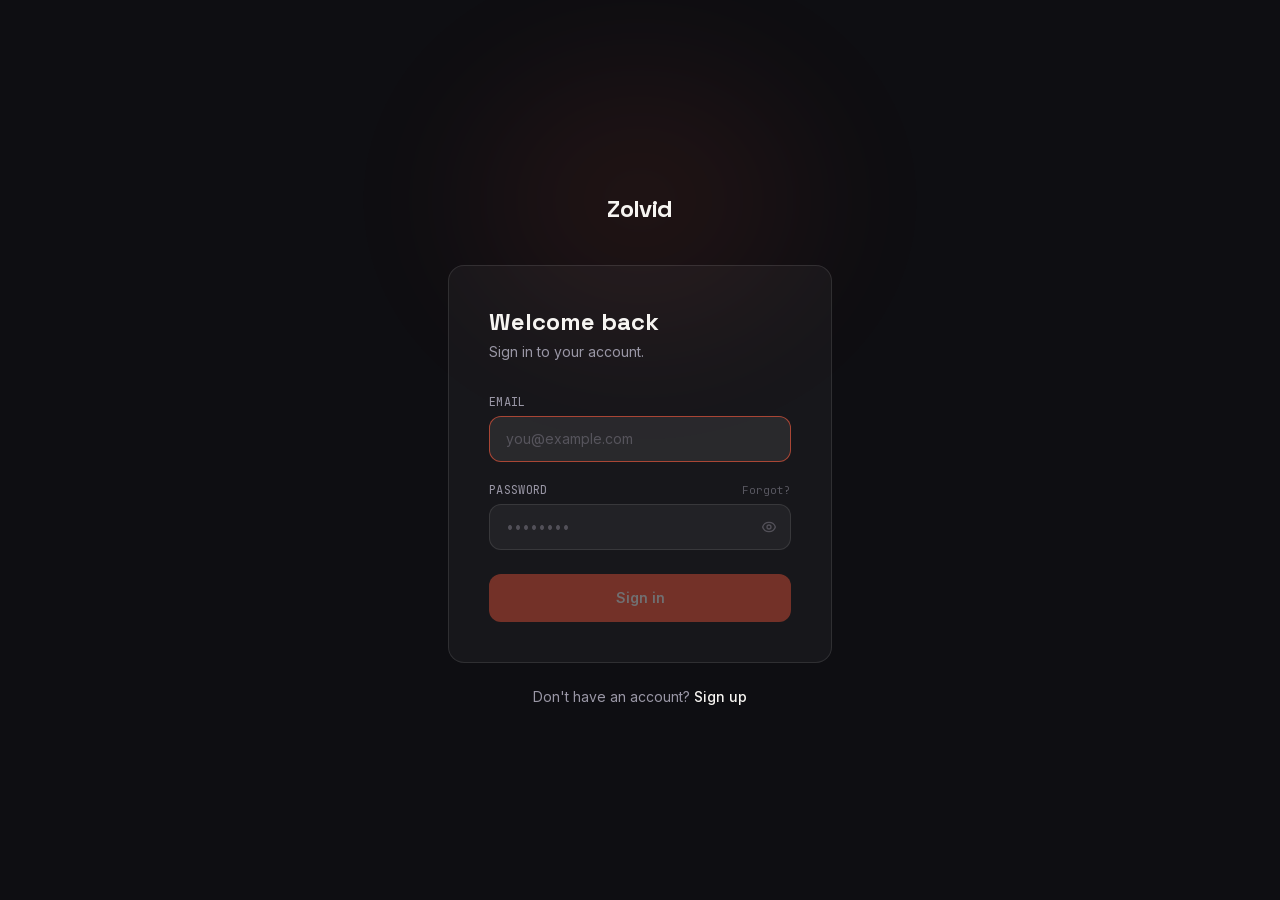
<file: app/index.html>
<!DOCTYPE html><html lang="en" class="inter_7b064e0d-module__MOT0tq__variable space_grotesk_4f9f433b-module__fJfFLG__variable jetbrains_mono_84d6efd-module__5Hl15a__variable"><head><meta charSet="utf-8"/><meta name="viewport" content="width=device-width, initial-scale=1"/><link rel="preload" href="/_next/static/media/0c89a48fa5027cee-s.p.2cyn07wtgehh0.woff2" as="font" crossorigin="" type="font/woff2"/><link rel="preload" href="/_next/static/media/70bc3e132a0a741e-s.p.3t6q91iet4nsy.woff2" as="font" crossorigin="" type="font/woff2"/><link rel="preload" href="/_next/static/media/83afe278b6a6bb3c-s.p.2bn3s6zvc0dyp.woff2" as="font" crossorigin="" type="font/woff2"/><link rel="stylesheet" href="/_next/static/chunks/3ye4ijkf66g-g.css" data-precedence="next"/><link rel="preload" as="script" fetchPriority="low" href="/_next/static/chunks/310vm2bl3xxpt.js"/><script src="/_next/static/chunks/2mmpezlrfmbu5.js" async=""></script><script src="/_next/static/chunks/08ttfj81-47mu.js" async=""></script><script src="/_next/static/chunks/2_ezsfw8cmub8.js" async=""></script><script src="/_next/static/chunks/turbopack-0hkmx8o620ei7.js" async=""></script><script src="/_next/static/chunks/0h2qsuyze9ds1.js" async="" crossorigin=""></script><script src="/_next/static/chunks/22i43cg4l4-dq.js" async="" crossorigin=""></script><script src="/_next/static/chunks/0d0lpb1swylsh.js" async="" crossorigin=""></script><script src="/_next/static/chunks/3bwnaig-6uu64.js" async="" crossorigin=""></script><script src="/_next/static/chunks/3-9o1iw7ymrl6.js" async="" crossorigin=""></script><title>Zolvid — Type an idea. Get a video.</title><meta name="description" content="Create faceless YouTube Shorts and TikToks in seconds. Type your idea, Zolvid writes, voices, and edits — you just post."/><meta property="og:title" content="Zolvid — Type an idea. Get a video."/><meta property="og:description" content="Create faceless YouTube Shorts and TikToks in seconds. Type your idea, Zolvid writes, voices, and edits — you just post."/><meta property="og:type" content="website"/><meta name="twitter:card" content="summary"/><meta name="twitter:title" content="Zolvid — Type an idea. Get a video."/><meta name="twitter:description" content="Create faceless YouTube Shorts and TikToks in seconds. Type your idea, Zolvid writes, voices, and edits — you just post."/><link rel="icon" href="/favicon.ico?favicon.1x2ncvco8ntof.ico" sizes="48x48" type="image/x-icon"/><link rel="icon" href="/icon.png?icon.1e4gywg3m7mqs.png" sizes="512x512" type="image/png"/><link rel="apple-touch-icon" href="/apple-icon.png?apple-icon.22vttq2as-rik.png" sizes="180x180" type="image/png"/><meta name="next-size-adjust" content=""/><script src="/_next/static/chunks/0cz1d0mv5g_q7.js" noModule=""></script></head><body class="min-h-screen antialiased"><div hidden=""><!--$--><!--/$--></div><script src="/_next/static/chunks/310vm2bl3xxpt.js" id="_R_" async=""></script><script>(self.__next_f=self.__next_f||[]).push([0])</script><script>self.__next_f.push([1,"1:\"$Sreact.fragment\"\n2:I[39756,[\"/_next/static/chunks/0h2qsuyze9ds1.js\"],\"default\"]\n3:I[37457,[\"/_next/static/chunks/0h2qsuyze9ds1.js\"],\"default\"]\n4:I[22016,[\"/_next/static/chunks/0h2qsuyze9ds1.js\",\"/_next/static/chunks/22i43cg4l4-dq.js\"],\"\"]\n5:I[39756,[\"/_next/static/chunks/0h2qsuyze9ds1.js\"],\"LoadingBoundaryProvider\"]\n6:I[92825,[\"/_next/static/chunks/0h2qsuyze9ds1.js\"],\"ClientSegmentRoot\"]\n7:I[31897,[\"/_next/static/chunks/0h2qsuyze9ds1.js\",\"/_next/static/chunks/0d0lpb1swylsh.js\",\"/_next/static/chunks/3bwnaig-6uu64.js\"],\"default\"]\n9:I[47257,[\"/_next/static/chunks/0h2qsuyze9ds1.js\"],\"ClientPageRoot\"]\na:I[30335,[\"/_next/static/chunks/0h2qsuyze9ds1.js\",\"/_next/static/chunks/0d0lpb1swylsh.js\",\"/_next/static/chunks/3bwnaig-6uu64.js\",\"/_next/static/chunks/3-9o1iw7ymrl6.js\"],\"default\"]\nd:I[97367,[\"/_next/static/chunks/0h2qsuyze9ds1.js\"],\"OutletBoundary\"]\ne:\"$Sreact.suspense\"\n10:I[97367,[\"/_next/static/chunks/0h2qsuyze9ds1.js\"],\"ViewportBoundary\"]\n12:I[97367,[\"/_next/static/chunks/0h2qsuyze9ds1.js\"],\"MetadataBoundary\"]\n14:I[68027,[\"/_next/static/chunks/0h2qsuyze9ds1.js\"],\"default\",1]\n:HL[\"/_next/static/chunks/3ye4ijkf66g-g.css\",\"style\"]\n:HL[\"/_next/static/media/0c89a48fa5027cee-s.p.2cyn07wtgehh0.woff2\",\"font\",{\"crossOrigin\":\"\",\"type\":\"font/woff2\"}]\n:HL[\"/_next/static/media/70bc3e132a0a741e-s.p.3t6q91iet4nsy.woff2\",\"font\",{\"crossOrigin\":\"\",\"type\":\"font/woff2\"}]\n:HL[\"/_next/static/media/83afe278b6a6bb3c-s.p.2bn3s6zvc0dyp.woff2\",\"font\",{\"crossOrigin\":\"\",\"type\":\"font/woff2\"}]\n0:{\"P\":null,\"c\":[\"\",\"app\",\"\"],\"q\":\"\",\"i\":false,\"f\":[[[\"\",{\"children\":[\"app\",{\"children\":[\"__PAGE__\",{},\"$undefined\",\"$undefined\",4608]},\"$undefined\",\"$undefined\",4612]},\"$undefined\",\"$undefined\",4632],[[\"$\",\"$1\",\"c\",{\"children\":[[[\"$\",\"link\",\"0\",{\"rel\":\"stylesheet\",\"href\":\"/_next/static/chunks/3ye4ijkf66g-g.css\",\"precedence\":\"next\",\"crossOrigin\":\"$undefined\",\"nonce\":\"$undefined\"}],[\"$\",\"script\",\"script-0\",{\"src\":\"/_next/static/chunks/0h2qsuyze9ds1.js\",\"async\":true,\"nonce\":\"$undefined\"}]],[\"$\",\"html\",null,{\"lang\":\"en\",\"className\":\"inter_7b064e0d-module__MOT0tq__variable space_grotesk_4f9f433b-module__fJfFLG__variable jetbrains_mono_84d6efd-module__5Hl15a__variable\",\"children\":[\"$\",\"body\",null,{\"className\":\"min-h-screen antialiased\",\"children\":[\"$\",\"$L2\",null,{\"parallelRouterKey\":\"children\",\"error\":\"$undefined\",\"errorStyles\":\"$undefined\",\"errorScripts\":\"$undefined\",\"template\":[\"$\",\"$L3\",null,{}],\"templateStyles\":\"$undefined\",\"templateScripts\":\"$undefined\",\"notFound\":[[\"$\",\"div\",null,{\"className\":\"min-h-screen bg-ink flex flex-col items-center justify-center px-5 text-center\",\"children\":[[\"$\",\"div\",null,{\"className\":\"fixed top-0 left-1/2 -translate-x-1/2 w-[500px] h-[400px] rounded-full opacity-10 pointer-events-none blur-3xl\",\"style\":{\"background\":\"radial-gradient(ellipse, #FF5A3C 0%, transparent 70%)\"}}],[\"$\",\"div\",null,{\"className\":\"relative\",\"children\":[[\"$\",\"p\",null,{\"className\":\"font-mono text-xs text-signal tracking-widest uppercase mb-4\",\"children\":\"404\"}],[\"$\",\"h1\",null,{\"className\":\"font-display font-bold text-5xl sm:text-6xl text-paper tracking-tight mb-4\",\"children\":\"Page not found.\"}],[\"$\",\"p\",null,{\"className\":\"text-mist text-lg max-w-sm mx-auto mb-10\",\"children\":\"This page doesn't exist or was moved.\"}],[\"$\",\"div\",null,{\"className\":\"flex flex-col sm:flex-row gap-3 justify-center\",\"children\":[[\"$\",\"$L4\",null,{\"href\":\"/\",\"className\":\"bg-signal text-paper font-semibold text-sm px-6 py-3 rounded-xl hover:bg-signal/90 active:scale-95 transition-all\",\"children\":\"Go home\"}],[\"$\",\"$L4\",null,{\"href\":\"/app\",\"className\":\"bg-white/[0.06] border border-white/10 text-paper font-semibold text-sm px-6 py-3 rounded-xl hover:bg-white/10 active:scale-95 transition-all\",\"children\":\"Go to app\"}]]}]]}]]}],[]],\"forbidden\":\"$undefined\",\"unauthorized\":\"$undefined\"}]}]}]]}],{\"children\":[[\"$\",\"$L5\",null,{\"loading\":[[\"$\",\"div\",\"l\",{\"className\":\"max-w-3xl mx-auto px-5 py-10 sm:px-8 flex flex-col gap-6 animate-pulse\",\"children\":[[\"$\",\"div\",null,{\"className\":\"h-8 w-40 bg-white/[0.06] rounded-xl\"}],[\"$\",\"div\",null,{\"className\":\"h-4 w-64 bg-white/[0.04] rounded-xl\"}],[\"$\",\"div\",null,{\"className\":\"h-40 bg-white/[0.04] border border-white/5 rounded-2xl mt-4\"}],[\"$\",\"div\",null,{\"className\":\"h-32 bg-white/[0.04] border border-white/5 rounded-2xl\"}],[\"$\",\"div\",null,{\"className\":\"h-32 bg-white/[0.04] border border-white/5 rounded-2xl\"}]]}],[],null],\"children\":[\"$\",\"$1\",\"c\",{\"children\":[[[\"$\",\"script\",\"script-0\",{\"src\":\"/_next/static/chunks/0d0lpb1swylsh.js\",\"async\":true,\"nonce\":\"$undefined\"}],[\"$\",\"script\",\"script-1\",{\"src\":\"/_next/static/chunks/3bwnaig-6uu64.js\",\"async\":true,\"nonce\":\"$undefined\"}]],[\"$\",\"$L6\",null,{\"Component\":\"$7\",\"slots\":{\"children\":[\"$\",\"$L2\",null,{\"parallelRouterKey\":\"children\",\"error\":\"$undefined\",\"errorStyles\":\"$undefined\",\"errorScripts\":\"$undefined\",\"template\":[\"$\",\"$L3\",null,{}],\"templateStyles\":\"$undefined\",\"templateScripts\":\"$undefined\",\"notFound\":\"$undefined\",\"forbidden\":\"$undefined\",\"unauthorized\":\"$undefined\"}]},\"serverProvidedParams\":{\"params\":{},\"promises\":[\"$@8\"]}}]]}]}],{\"children\":[[\"$\",\"$1\",\"c\",{\"children\":[[\"$\",\"$L9\",null,{\"Component\":\"$a\",\"serverProvidedParams\":{\"searchParams\":{},\"params\":\"$0:f:0:1:1:children:0:props:children:props:children:1:props:serverProvidedParams:params\",\"promises\":[\"$@b\",\"$@c\"]}}],[[\"$\",\"script\",\"script-0\",{\"src\":\"/_next/static/chunks/3-9o1iw7ymrl6.js\",\"async\":true,\"nonce\":\"$undefined\"}]],[\"$\",\"$Ld\",null,{\"children\":[\"$\",\"$e\",null,{\"name\":\"Next.MetadataOutlet\",\"children\":\"$@f\"}]}]]}],{},null,false,null]},null,false,null]},null,false,null],[\"$\",\"$1\",\"h\",{\"children\":[null,[\"$\",\"$L10\",null,{\"children\":\"$L11\"}],[\"$\",\"div\",null,{\"hidden\":true,\"children\":[\"$\",\"$L12\",null,{\"children\":[\"$\",\"$e\",null,{\"name\":\"Next.Metadata\",\"children\":\"$L13\"}]}]}],[\"$\",\"meta\",null,{\"name\":\"next-size-adjust\",\"content\":\"\"}]]}],false]],\"m\":\"$undefined\",\"G\":[\"$14\",[[\"$\",\"link\",\"0\",{\"rel\":\"stylesheet\",\"href\":\"/_next/static/chunks/3ye4ijkf66g-g.css\",\"precedence\":\"next\",\"crossOrigin\":\"$undefined\",\"nonce\":\"$undefined\"}]]],\"S\":true,\"h\":null,\"r\":\"$undefined\",\"s\":\"$undefined\",\"a\":\"$undefined\",\"l\":\"$undefined\",\"p\":\"$undefined\",\"d\":\"$undefined\",\"b\":\"Q8nCvHsgjTaQmakFK8Eim\"}\n8:\"$0:f:0:1:1:children:0:props:children:props:children:1:props:serverProvidedParams:params\"\nb:{}\nc:\"$0:f:0:1:1:children:0:props:children:props:children:1:props:serverProvidedParams:params\"\n11:[[\"$\",\"meta\",\"0\",{\"charSet\":\"utf-8\"}],[\"$\",\"meta\",\"1\",{\"name\":\"viewport\",\"content\":\"width=device-width, initial-scale=1\"}]]\n15:I[27201,[\"/_next/static/chunks/0h2qsuyze9ds1.js\"],\"IconMark\"]\nf:null\n13:[[\"$\",\"title\",\"0\",{\"children\":\"Zolvid — Type an idea. Get a video.\"}],[\"$\",\"meta\",\"1\",{\"name\":\"description\",\"content\":\"Create faceless YouTube Shorts and TikToks in seconds. Type your idea, Zolvid writes, voices, and edits — you just post.\"}],[\"$\",\"meta\",\"2\",{\"property\":\"og:title\",\"content\":\"Zolvid — Type an idea. Get a video.\"}],[\"$\",\"meta\",\"3\",{\"property\":\"og:description\",\"content\":\"Create faceless YouTube Shorts and TikToks in seconds. Type your idea, Zolvid writes, voices, and edits — you just post.\"}],[\"$\",\"meta\",\"4\",{\"property\":\"og:type\",\"content\":\"website\"}],[\"$\",\"meta\",\"5\",{\"name\":\"twitter:card\",\"content\":\"summary\"}],[\"$\",\"meta\",\"6\",{\"name\":\"twitter:title\",\"content\":\"Zolvid — Type an idea. Get a video.\"}],[\"$\",\"meta\",\"7\",{\"name\":\"twitter:description\",\"content\":\"Create faceless YouTube Shorts and TikToks in seconds. Type your idea, Zolvid writes, voices, and edits — you just post.\"}],[\"$\",\"link\",\"8\",{\"rel\":\"icon\",\"href\":\"/favicon.ico?favicon.1x2ncvco8ntof.ico\",\"sizes\":\"48x48\",\"type\":\"image/x-icon\"}],[\"$\",\"link\",\"9\",{\"rel\":\"icon\",\"href\":\"/icon.png?icon.1e4gywg3m7mqs.png\",\"sizes\":\"512x512\",\"type\":\"image/png\"}],[\"$\",\"link\",\"10\",{\"rel\":\"apple-touch-icon\",\"href\":\"/apple-icon.png?apple-icon.22vttq2as-rik.png\",\"sizes\":\"180x180\",\"type\":\"image/png\"}],[\"$\",\"$L15\",\"11\",{}]]\n"])</script></body></html>
</file>
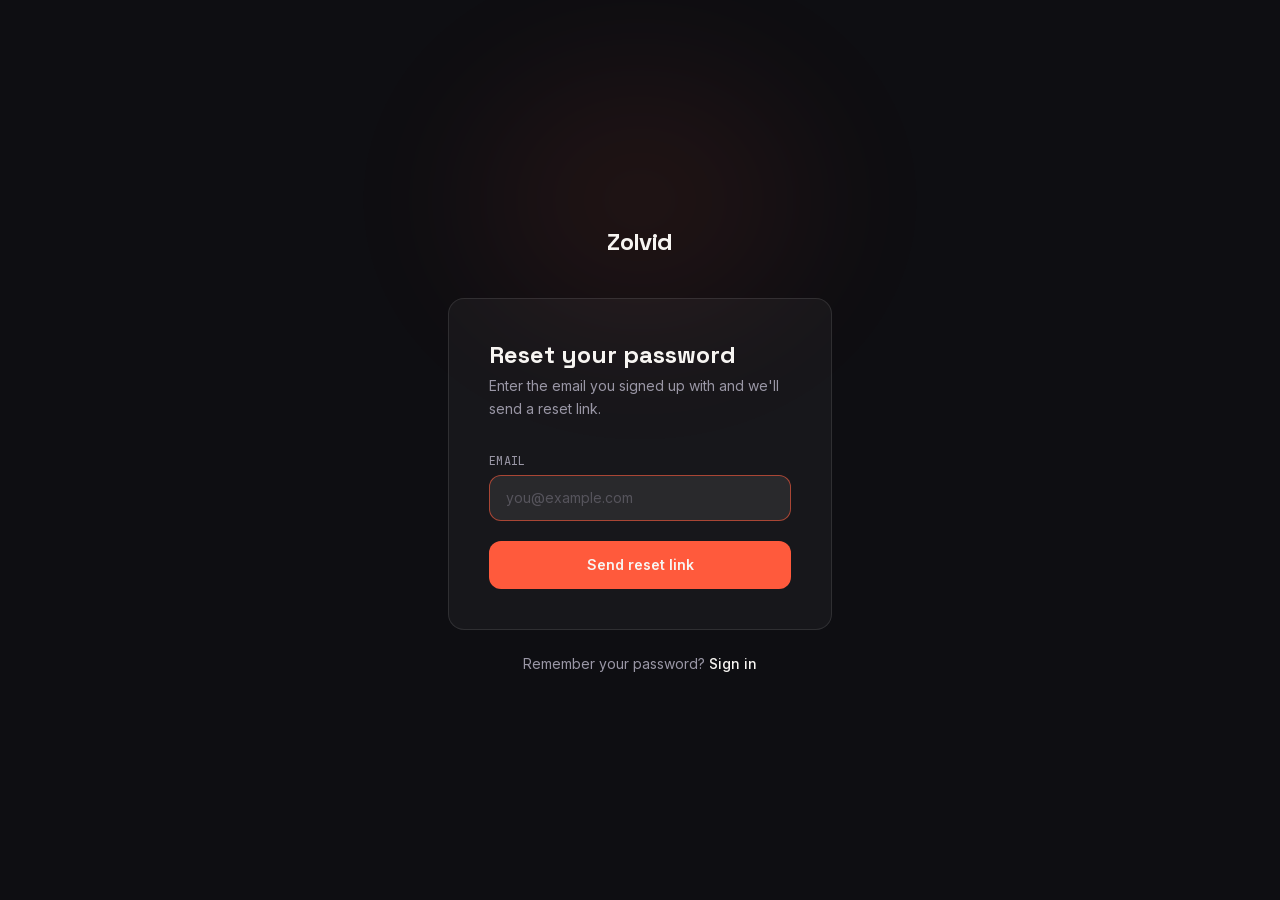
<file: forgot-password/index.html>
<!DOCTYPE html><html lang="en" class="inter_7b064e0d-module__MOT0tq__variable space_grotesk_4f9f433b-module__fJfFLG__variable jetbrains_mono_84d6efd-module__5Hl15a__variable"><head><meta charSet="utf-8"/><meta name="viewport" content="width=device-width, initial-scale=1"/><link rel="preload" href="/_next/static/media/0c89a48fa5027cee-s.p.2cyn07wtgehh0.woff2" as="font" crossorigin="" type="font/woff2"/><link rel="preload" href="/_next/static/media/70bc3e132a0a741e-s.p.3t6q91iet4nsy.woff2" as="font" crossorigin="" type="font/woff2"/><link rel="preload" href="/_next/static/media/83afe278b6a6bb3c-s.p.2bn3s6zvc0dyp.woff2" as="font" crossorigin="" type="font/woff2"/><link rel="stylesheet" href="/_next/static/chunks/3ye4ijkf66g-g.css" data-precedence="next"/><link rel="preload" as="script" fetchPriority="low" href="/_next/static/chunks/310vm2bl3xxpt.js"/><script src="/_next/static/chunks/2mmpezlrfmbu5.js" async=""></script><script src="/_next/static/chunks/08ttfj81-47mu.js" async=""></script><script src="/_next/static/chunks/2_ezsfw8cmub8.js" async=""></script><script src="/_next/static/chunks/turbopack-0hkmx8o620ei7.js" async=""></script><script src="/_next/static/chunks/0h2qsuyze9ds1.js" async="" crossorigin=""></script><script src="/_next/static/chunks/22i43cg4l4-dq.js" async="" crossorigin=""></script><script src="/_next/static/chunks/2nwl6s-awbhh6.js" async="" crossorigin=""></script><script src="/_next/static/chunks/3bwnaig-6uu64.js" async="" crossorigin=""></script><title>Zolvid — Type an idea. Get a video.</title><meta name="description" content="Create faceless YouTube Shorts and TikToks in seconds. Type your idea, Zolvid writes, voices, and edits — you just post."/><meta property="og:title" content="Zolvid — Type an idea. Get a video."/><meta property="og:description" content="Create faceless YouTube Shorts and TikToks in seconds. Type your idea, Zolvid writes, voices, and edits — you just post."/><meta property="og:type" content="website"/><meta name="twitter:card" content="summary"/><meta name="twitter:title" content="Zolvid — Type an idea. Get a video."/><meta name="twitter:description" content="Create faceless YouTube Shorts and TikToks in seconds. Type your idea, Zolvid writes, voices, and edits — you just post."/><link rel="icon" href="/favicon.ico?favicon.1x2ncvco8ntof.ico" sizes="48x48" type="image/x-icon"/><link rel="icon" href="/icon.png?icon.1e4gywg3m7mqs.png" sizes="512x512" type="image/png"/><link rel="apple-touch-icon" href="/apple-icon.png?apple-icon.22vttq2as-rik.png" sizes="180x180" type="image/png"/><meta name="next-size-adjust" content=""/><script src="/_next/static/chunks/0cz1d0mv5g_q7.js" noModule=""></script></head><body class="min-h-screen antialiased"><div hidden=""><!--$--><!--/$--></div><div class="min-h-screen bg-ink flex flex-col items-center justify-center px-5 py-12"><div class="fixed top-0 left-1/2 -translate-x-1/2 w-[500px] h-[400px] rounded-full opacity-10 pointer-events-none blur-3xl" style="background:radial-gradient(ellipse, #FF5A3C 0%, transparent 70%)"></div><div class="relative w-full max-w-sm"><a class="font-display font-bold text-2xl text-paper tracking-tight block text-center mb-10" href="/">Zolvid</a><div class="bg-white/[0.04] border border-white/10 rounded-2xl p-8 sm:p-10"><div style="opacity:0"><div class="mb-8"><h1 class="font-display font-bold text-2xl text-paper">Reset your password</h1><p class="text-mist text-sm mt-1 leading-relaxed">Enter the email you signed up with and we&#x27;ll send a reset link.</p></div><form noValidate="" class="flex flex-col gap-5"><div class="flex flex-col gap-1.5"><label for="email" class="font-mono text-xs text-mist tracking-wide">EMAIL</label><input id="email" type="email" autoComplete="email" autofocus="" placeholder="you@example.com" class="w-full bg-white/5 border rounded-xl px-4 py-3 text-paper text-sm placeholder:text-mist/40 outline-none transition-all focus:border-signal/60 focus:bg-white/8 border-white/10" value=""/></div><button type="submit" class="w-full bg-signal text-paper font-semibold text-sm py-3.5 rounded-xl transition-all hover:bg-signal/90 active:scale-95 disabled:opacity-40 disabled:cursor-not-allowed disabled:active:scale-100 flex items-center justify-center gap-2">Send reset link</button></form></div></div><p class="text-center text-mist text-sm mt-6">Remember your password?<!-- --> <a class="text-paper hover:text-signal transition-colors font-medium" href="/login/">Sign in</a></p></div></div><!--$--><!--/$--><script src="/_next/static/chunks/310vm2bl3xxpt.js" id="_R_" async=""></script><script>(self.__next_f=self.__next_f||[]).push([0])</script><script>self.__next_f.push([1,"1:\"$Sreact.fragment\"\n2:I[39756,[\"/_next/static/chunks/0h2qsuyze9ds1.js\"],\"default\"]\n3:I[37457,[\"/_next/static/chunks/0h2qsuyze9ds1.js\"],\"default\"]\n4:I[22016,[\"/_next/static/chunks/0h2qsuyze9ds1.js\",\"/_next/static/chunks/22i43cg4l4-dq.js\"],\"\"]\n5:I[47257,[\"/_next/static/chunks/0h2qsuyze9ds1.js\"],\"ClientPageRoot\"]\n6:I[80377,[\"/_next/static/chunks/0h2qsuyze9ds1.js\",\"/_next/static/chunks/2nwl6s-awbhh6.js\",\"/_next/static/chunks/3bwnaig-6uu64.js\"],\"default\"]\n9:I[97367,[\"/_next/static/chunks/0h2qsuyze9ds1.js\"],\"OutletBoundary\"]\na:\"$Sreact.suspense\"\nd:I[97367,[\"/_next/static/chunks/0h2qsuyze9ds1.js\"],\"ViewportBoundary\"]\nf:I[97367,[\"/_next/static/chunks/0h2qsuyze9ds1.js\"],\"MetadataBoundary\"]\n11:I[68027,[\"/_next/static/chunks/0h2qsuyze9ds1.js\"],\"default\",1]\n:HL[\"/_next/static/chunks/3ye4ijkf66g-g.css\",\"style\"]\n:HL[\"/_next/static/media/0c89a48fa5027cee-s.p.2cyn07wtgehh0.woff2\",\"font\",{\"crossOrigin\":\"\",\"type\":\"font/woff2\"}]\n:HL[\"/_next/static/media/70bc3e132a0a741e-s.p.3t6q91iet4nsy.woff2\",\"font\",{\"crossOrigin\":\"\",\"type\":\"font/woff2\"}]\n:HL[\"/_next/static/media/83afe278b6a6bb3c-s.p.2bn3s6zvc0dyp.woff2\",\"font\",{\"crossOrigin\":\"\",\"type\":\"font/woff2\"}]\nc:X\n0:{\"P\":null,\"c\":[\"\",\"forgot-password\",\"\"],\"q\":\"\",\"i\":false,\"f\":[[[\"\",{\"children\":[\"forgot-password\",{\"children\":[\"__PAGE__\",{},\"$undefined\",\"$undefined\",4608]},\"$undefined\",\"$undefined\",4608]},\"$undefined\",\"$undefined\",4624],[[\"$\",\"$1\",\"c\",{\"children\":[[[\"$\",\"link\",\"0\",{\"rel\":\"stylesheet\",\"href\":\"/_next/static/chunks/3ye4ijkf66g-g.css\",\"precedence\":\"next\",\"crossOrigin\":\"$undefined\",\"nonce\":\"$undefined\"}],[\"$\",\"script\",\"script-0\",{\"src\":\"/_next/static/chunks/0h2qsuyze9ds1.js\",\"async\":true,\"nonce\":\"$undefined\"}]],[\"$\",\"html\",null,{\"lang\":\"en\",\"className\":\"inter_7b064e0d-module__MOT0tq__variable space_grotesk_4f9f433b-module__fJfFLG__variable jetbrains_mono_84d6efd-module__5Hl15a__variable\",\"children\":[\"$\",\"body\",null,{\"className\":\"min-h-screen antialiased\",\"children\":[\"$\",\"$L2\",null,{\"parallelRouterKey\":\"children\",\"error\":\"$undefined\",\"errorStyles\":\"$undefined\",\"errorScripts\":\"$undefined\",\"template\":[\"$\",\"$L3\",null,{}],\"templateStyles\":\"$undefined\",\"templateScripts\":\"$undefined\",\"notFound\":[[\"$\",\"div\",null,{\"className\":\"min-h-screen bg-ink flex flex-col items-center justify-center px-5 text-center\",\"children\":[[\"$\",\"div\",null,{\"className\":\"fixed top-0 left-1/2 -translate-x-1/2 w-[500px] h-[400px] rounded-full opacity-10 pointer-events-none blur-3xl\",\"style\":{\"background\":\"radial-gradient(ellipse, #FF5A3C 0%, transparent 70%)\"}}],[\"$\",\"div\",null,{\"className\":\"relative\",\"children\":[[\"$\",\"p\",null,{\"className\":\"font-mono text-xs text-signal tracking-widest uppercase mb-4\",\"children\":\"404\"}],[\"$\",\"h1\",null,{\"className\":\"font-display font-bold text-5xl sm:text-6xl text-paper tracking-tight mb-4\",\"children\":\"Page not found.\"}],[\"$\",\"p\",null,{\"className\":\"text-mist text-lg max-w-sm mx-auto mb-10\",\"children\":\"This page doesn't exist or was moved.\"}],[\"$\",\"div\",null,{\"className\":\"flex flex-col sm:flex-row gap-3 justify-center\",\"children\":[[\"$\",\"$L4\",null,{\"href\":\"/\",\"className\":\"bg-signal text-paper font-semibold text-sm px-6 py-3 rounded-xl hover:bg-signal/90 active:scale-95 transition-all\",\"children\":\"Go home\"}],[\"$\",\"$L4\",null,{\"href\":\"/app\",\"className\":\"bg-white/[0.06] border border-white/10 text-paper font-semibold text-sm px-6 py-3 rounded-xl hover:bg-white/10 active:scale-95 transition-all\",\"children\":\"Go to app\"}]]}]]}]]}],[]],\"forbidden\":\"$undefined\",\"unauthorized\":\"$undefined\"}]}]}]]}],{\"children\":[[\"$\",\"$1\",\"c\",{\"children\":[null,[\"$\",\"$L2\",null,{\"parallelRouterKey\":\"children\",\"error\":\"$undefined\",\"errorStyles\":\"$undefined\",\"errorScripts\":\"$undefined\",\"template\":[\"$\",\"$L3\",null,{}],\"templateStyles\":\"$undefined\",\"templateScripts\":\"$undefined\",\"notFound\":\"$undefined\",\"forbidden\":\"$undefined\",\"unauthorized\":\"$undefined\"}]]}],{\"children\":[[\"$\",\"$1\",\"c\",{\"children\":[[\"$\",\"$L5\",null,{\"Component\":\"$6\",\"serverProvidedParams\":{\"searchParams\":{},\"params\":{},\"promises\":[\"$@7\",\"$@8\"]}}],[[\"$\",\"script\",\"script-0\",{\"src\":\"/_next/static/chunks/2nwl6s-awbhh6.js\",\"async\":true,\"nonce\":\"$undefined\"}],[\"$\",\"script\",\"script-1\",{\"src\":\"/_next/static/chunks/3bwnaig-6uu64.js\",\"async\":true,\"nonce\":\"$undefined\"}]],[\"$\",\"$L9\",null,{\"children\":[\"$\",\"$a\",null,{\"name\":\"Next.MetadataOutlet\",\"children\":\"$@b\"}]}]]}],{},null,false,null]},null,false,\"$c\"]},null,false,null],[\"$\",\"$1\",\"h\",{\"children\":[null,[\"$\",\"$Ld\",null,{\"children\":\"$Le\"}],[\"$\",\"div\",null,{\"hidden\":true,\"children\":[\"$\",\"$Lf\",null,{\"children\":[\"$\",\"$a\",null,{\"name\":\"Next.Metadata\",\"children\":\"$L10\"}]}]}],[\"$\",\"meta\",null,{\"name\":\"next-size-adjust\",\"content\":\"\"}]]}],false]],\"m\":\"$undefined\",\"G\":[\"$11\",[[\"$\",\"link\",\"0\",{\"rel\":\"stylesheet\",\"href\":\"/_next/static/chunks/3ye4ijkf66g-g.css\",\"precedence\":\"next\",\"crossOrigin\":\"$undefined\",\"nonce\":\"$undefined\"}]]],\"S\":true,\"h\":null,\"r\":\"$undefined\",\"s\":\"$undefined\",\"a\":\"$undefined\",\"l\":\"$undefined\",\"p\":\"$undefined\",\"d\":\"$undefined\",\"b\":\"Q8nCvHsgjTaQmakFK8Eim\"}\nc:C\n7:{}\n8:\"$0:f:0:1:1:children:1:children:0:props:children:0:props:serverProvidedParams:params\"\ne:[[\"$\",\"meta\",\"0\",{\"charSet\":\"utf-8\"}],[\"$\",\"meta\",\"1\",{\"name\":\"viewport\",\"content\":\"width=device-width, initial-scale=1\"}]]\n12:I[27201,[\"/_next/static/chunks/0h2qsuyze9ds1.js\"],\"IconMark\"]\nb:null\n10:[[\"$\",\"title\",\"0\",{\"children\":\"Zolvid — Type an idea. Get a video.\"}],[\"$\",\"meta\",\"1\",{\"name\":\"description\",\"content\":\"Create faceless YouTube Shorts and TikToks in seconds. Type your idea, Zolvid writes, voices, and edits — you just post.\"}],[\"$\",\"meta\",\"2\",{\"property\":\"og:title\",\"content\":\"Zolvid — Type an idea. Get a video.\"}],[\"$\",\"meta\",\"3\",{\"property\":\"og:description\",\"content\":\"Create faceless YouTube Shorts and TikToks in seconds. Type your idea, Zolvid writes, voices, and edits — you just post.\"}],[\"$\",\"meta\",\"4\",{\"property\":\"og:type\",\"content\":\"website\"}],[\"$\",\"meta\",\"5\",{\"name\":\"twitter:card\",\"content\":\"summary\"}],[\"$\",\"meta\",\"6\",{\"name\":\"twitter:title\",\"content\":\"Zolvid — Type an idea. Get a video.\"}],[\"$\",\"meta\",\"7\",{\"name\":\"twitter:description\",\"content\":\"Create faceless YouTube Shorts and TikToks in seconds. Type your idea, Zolvid writes, voices, and edits — you just post.\"}],[\"$\",\"link\",\"8\",{\"rel\":\"icon\",\"href\":\"/favicon.ico?favicon.1x2ncvco8ntof.ico\",\"sizes\":\"48x48\",\"type\":\"image/x-icon\"}],[\"$\",\"link\",\"9\",{\"rel\":\"icon\",\"href\":\"/icon.png?icon.1e4gywg3m7mqs.png\",\"sizes\":\"512x512\",\"type\":\"image/png\"}],[\"$\",\"link\",\"10\",{\"rel\":\"apple-touch-icon\",\"href\":\"/apple-icon.png?apple-icon.22vttq2as-rik.png\",\"sizes\":\"180x180\",\"type\":\"image/png\"}],[\"$\",\"$L12\",\"11\",{}]]\n"])</script></body></html>
</file>
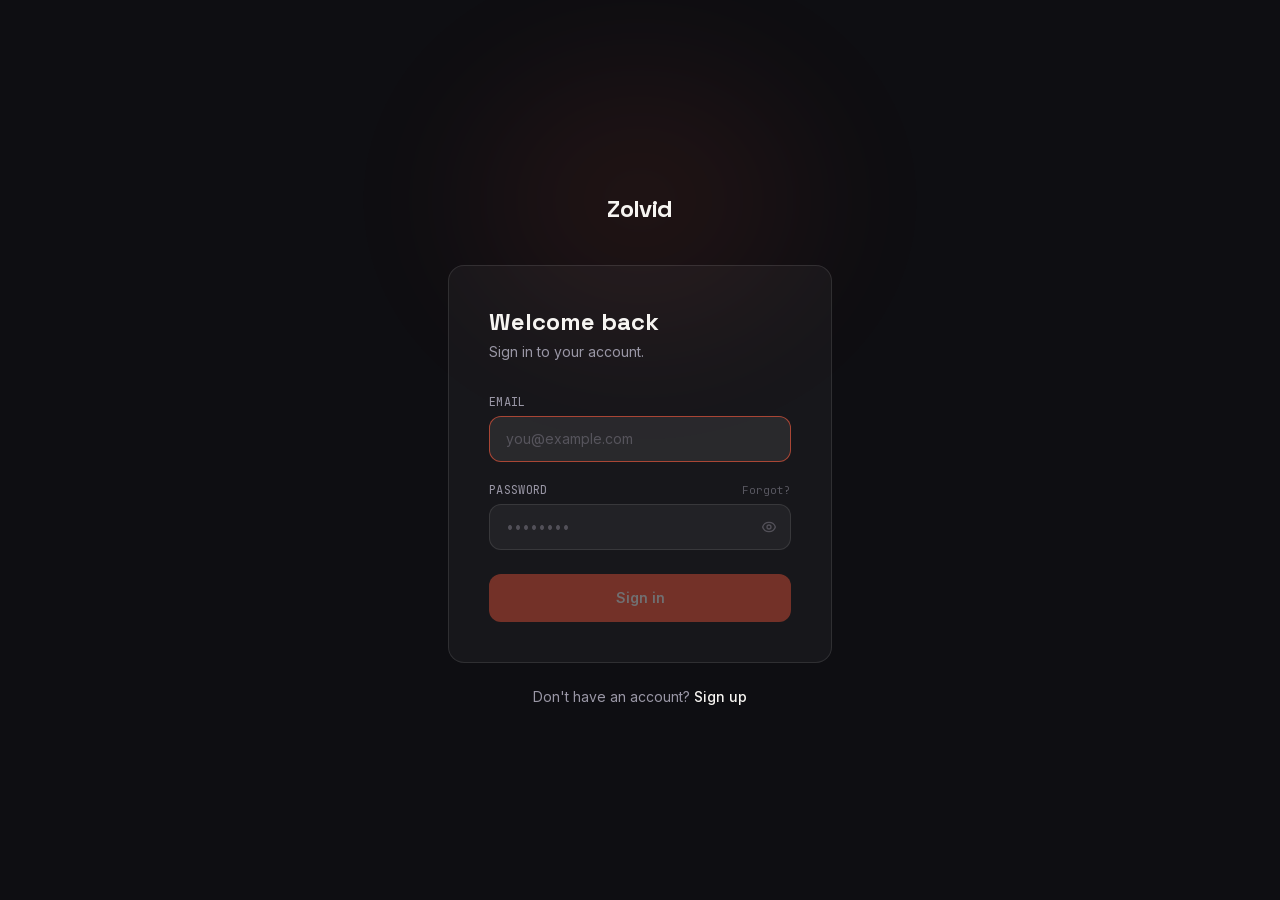
<file: login/index.html>
<!DOCTYPE html><html lang="en" class="inter_7b064e0d-module__MOT0tq__variable space_grotesk_4f9f433b-module__fJfFLG__variable jetbrains_mono_84d6efd-module__5Hl15a__variable"><head><meta charSet="utf-8"/><meta name="viewport" content="width=device-width, initial-scale=1"/><link rel="preload" href="/_next/static/media/0c89a48fa5027cee-s.p.2cyn07wtgehh0.woff2" as="font" crossorigin="" type="font/woff2"/><link rel="preload" href="/_next/static/media/70bc3e132a0a741e-s.p.3t6q91iet4nsy.woff2" as="font" crossorigin="" type="font/woff2"/><link rel="preload" href="/_next/static/media/83afe278b6a6bb3c-s.p.2bn3s6zvc0dyp.woff2" as="font" crossorigin="" type="font/woff2"/><link rel="stylesheet" href="/_next/static/chunks/3ye4ijkf66g-g.css" data-precedence="next"/><link rel="preload" as="script" fetchPriority="low" href="/_next/static/chunks/310vm2bl3xxpt.js"/><script src="/_next/static/chunks/2mmpezlrfmbu5.js" async=""></script><script src="/_next/static/chunks/08ttfj81-47mu.js" async=""></script><script src="/_next/static/chunks/2_ezsfw8cmub8.js" async=""></script><script src="/_next/static/chunks/turbopack-0hkmx8o620ei7.js" async=""></script><script src="/_next/static/chunks/0h2qsuyze9ds1.js" async="" crossorigin=""></script><script src="/_next/static/chunks/22i43cg4l4-dq.js" async="" crossorigin=""></script><script src="/_next/static/chunks/11r7dxf6ff5-p.js" async="" crossorigin=""></script><script src="/_next/static/chunks/3bwnaig-6uu64.js" async="" crossorigin=""></script><title>Zolvid — Type an idea. Get a video.</title><meta name="description" content="Create faceless YouTube Shorts and TikToks in seconds. Type your idea, Zolvid writes, voices, and edits — you just post."/><meta property="og:title" content="Zolvid — Type an idea. Get a video."/><meta property="og:description" content="Create faceless YouTube Shorts and TikToks in seconds. Type your idea, Zolvid writes, voices, and edits — you just post."/><meta property="og:type" content="website"/><meta name="twitter:card" content="summary"/><meta name="twitter:title" content="Zolvid — Type an idea. Get a video."/><meta name="twitter:description" content="Create faceless YouTube Shorts and TikToks in seconds. Type your idea, Zolvid writes, voices, and edits — you just post."/><link rel="icon" href="/favicon.ico?favicon.1x2ncvco8ntof.ico" sizes="48x48" type="image/x-icon"/><link rel="icon" href="/icon.png?icon.1e4gywg3m7mqs.png" sizes="512x512" type="image/png"/><link rel="apple-touch-icon" href="/apple-icon.png?apple-icon.22vttq2as-rik.png" sizes="180x180" type="image/png"/><meta name="next-size-adjust" content=""/><script src="/_next/static/chunks/0cz1d0mv5g_q7.js" noModule=""></script></head><body class="min-h-screen antialiased"><div hidden=""><!--$--><!--/$--></div><!--$!--><template data-dgst="BAILOUT_TO_CLIENT_SIDE_RENDERING"></template><!--/$--><!--$--><!--/$--><script src="/_next/static/chunks/310vm2bl3xxpt.js" id="_R_" async=""></script><script>(self.__next_f=self.__next_f||[]).push([0])</script><script>self.__next_f.push([1,"1:\"$Sreact.fragment\"\n2:I[39756,[\"/_next/static/chunks/0h2qsuyze9ds1.js\"],\"default\"]\n3:I[37457,[\"/_next/static/chunks/0h2qsuyze9ds1.js\"],\"default\"]\n4:I[22016,[\"/_next/static/chunks/0h2qsuyze9ds1.js\",\"/_next/static/chunks/22i43cg4l4-dq.js\"],\"\"]\n5:I[47257,[\"/_next/static/chunks/0h2qsuyze9ds1.js\"],\"ClientPageRoot\"]\n6:I[94542,[\"/_next/static/chunks/0h2qsuyze9ds1.js\",\"/_next/static/chunks/11r7dxf6ff5-p.js\",\"/_next/static/chunks/3bwnaig-6uu64.js\"],\"default\"]\n9:I[97367,[\"/_next/static/chunks/0h2qsuyze9ds1.js\"],\"OutletBoundary\"]\na:\"$Sreact.suspense\"\nd:I[97367,[\"/_next/static/chunks/0h2qsuyze9ds1.js\"],\"ViewportBoundary\"]\nf:I[97367,[\"/_next/static/chunks/0h2qsuyze9ds1.js\"],\"MetadataBoundary\"]\n11:I[68027,[\"/_next/static/chunks/0h2qsuyze9ds1.js\"],\"default\",1]\n:HL[\"/_next/static/chunks/3ye4ijkf66g-g.css\",\"style\"]\n:HL[\"/_next/static/media/0c89a48fa5027cee-s.p.2cyn07wtgehh0.woff2\",\"font\",{\"crossOrigin\":\"\",\"type\":\"font/woff2\"}]\n:HL[\"/_next/static/media/70bc3e132a0a741e-s.p.3t6q91iet4nsy.woff2\",\"font\",{\"crossOrigin\":\"\",\"type\":\"font/woff2\"}]\n:HL[\"/_next/static/media/83afe278b6a6bb3c-s.p.2bn3s6zvc0dyp.woff2\",\"font\",{\"crossOrigin\":\"\",\"type\":\"font/woff2\"}]\nc:X\n0:{\"P\":null,\"c\":[\"\",\"login\",\"\"],\"q\":\"\",\"i\":false,\"f\":[[[\"\",{\"children\":[\"login\",{\"children\":[\"__PAGE__\",{},\"$undefined\",\"$undefined\",4608]},\"$undefined\",\"$undefined\",4608]},\"$undefined\",\"$undefined\",4624],[[\"$\",\"$1\",\"c\",{\"children\":[[[\"$\",\"link\",\"0\",{\"rel\":\"stylesheet\",\"href\":\"/_next/static/chunks/3ye4ijkf66g-g.css\",\"precedence\":\"next\",\"crossOrigin\":\"$undefined\",\"nonce\":\"$undefined\"}],[\"$\",\"script\",\"script-0\",{\"src\":\"/_next/static/chunks/0h2qsuyze9ds1.js\",\"async\":true,\"nonce\":\"$undefined\"}]],[\"$\",\"html\",null,{\"lang\":\"en\",\"className\":\"inter_7b064e0d-module__MOT0tq__variable space_grotesk_4f9f433b-module__fJfFLG__variable jetbrains_mono_84d6efd-module__5Hl15a__variable\",\"children\":[\"$\",\"body\",null,{\"className\":\"min-h-screen antialiased\",\"children\":[\"$\",\"$L2\",null,{\"parallelRouterKey\":\"children\",\"error\":\"$undefined\",\"errorStyles\":\"$undefined\",\"errorScripts\":\"$undefined\",\"template\":[\"$\",\"$L3\",null,{}],\"templateStyles\":\"$undefined\",\"templateScripts\":\"$undefined\",\"notFound\":[[\"$\",\"div\",null,{\"className\":\"min-h-screen bg-ink flex flex-col items-center justify-center px-5 text-center\",\"children\":[[\"$\",\"div\",null,{\"className\":\"fixed top-0 left-1/2 -translate-x-1/2 w-[500px] h-[400px] rounded-full opacity-10 pointer-events-none blur-3xl\",\"style\":{\"background\":\"radial-gradient(ellipse, #FF5A3C 0%, transparent 70%)\"}}],[\"$\",\"div\",null,{\"className\":\"relative\",\"children\":[[\"$\",\"p\",null,{\"className\":\"font-mono text-xs text-signal tracking-widest uppercase mb-4\",\"children\":\"404\"}],[\"$\",\"h1\",null,{\"className\":\"font-display font-bold text-5xl sm:text-6xl text-paper tracking-tight mb-4\",\"children\":\"Page not found.\"}],[\"$\",\"p\",null,{\"className\":\"text-mist text-lg max-w-sm mx-auto mb-10\",\"children\":\"This page doesn't exist or was moved.\"}],[\"$\",\"div\",null,{\"className\":\"flex flex-col sm:flex-row gap-3 justify-center\",\"children\":[[\"$\",\"$L4\",null,{\"href\":\"/\",\"className\":\"bg-signal text-paper font-semibold text-sm px-6 py-3 rounded-xl hover:bg-signal/90 active:scale-95 transition-all\",\"children\":\"Go home\"}],[\"$\",\"$L4\",null,{\"href\":\"/app\",\"className\":\"bg-white/[0.06] border border-white/10 text-paper font-semibold text-sm px-6 py-3 rounded-xl hover:bg-white/10 active:scale-95 transition-all\",\"children\":\"Go to app\"}]]}]]}]]}],[]],\"forbidden\":\"$undefined\",\"unauthorized\":\"$undefined\"}]}]}]]}],{\"children\":[[\"$\",\"$1\",\"c\",{\"children\":[null,[\"$\",\"$L2\",null,{\"parallelRouterKey\":\"children\",\"error\":\"$undefined\",\"errorStyles\":\"$undefined\",\"errorScripts\":\"$undefined\",\"template\":[\"$\",\"$L3\",null,{}],\"templateStyles\":\"$undefined\",\"templateScripts\":\"$undefined\",\"notFound\":\"$undefined\",\"forbidden\":\"$undefined\",\"unauthorized\":\"$undefined\"}]]}],{\"children\":[[\"$\",\"$1\",\"c\",{\"children\":[[\"$\",\"$L5\",null,{\"Component\":\"$6\",\"serverProvidedParams\":{\"searchParams\":{},\"params\":{},\"promises\":[\"$@7\",\"$@8\"]}}],[[\"$\",\"script\",\"script-0\",{\"src\":\"/_next/static/chunks/11r7dxf6ff5-p.js\",\"async\":true,\"nonce\":\"$undefined\"}],[\"$\",\"script\",\"script-1\",{\"src\":\"/_next/static/chunks/3bwnaig-6uu64.js\",\"async\":true,\"nonce\":\"$undefined\"}]],[\"$\",\"$L9\",null,{\"children\":[\"$\",\"$a\",null,{\"name\":\"Next.MetadataOutlet\",\"children\":\"$@b\"}]}]]}],{},null,false,null]},null,false,\"$c\"]},null,false,null],[\"$\",\"$1\",\"h\",{\"children\":[null,[\"$\",\"$Ld\",null,{\"children\":\"$Le\"}],[\"$\",\"div\",null,{\"hidden\":true,\"children\":[\"$\",\"$Lf\",null,{\"children\":[\"$\",\"$a\",null,{\"name\":\"Next.Metadata\",\"children\":\"$L10\"}]}]}],[\"$\",\"meta\",null,{\"name\":\"next-size-adjust\",\"content\":\"\"}]]}],false]],\"m\":\"$undefined\",\"G\":[\"$11\",[[\"$\",\"link\",\"0\",{\"rel\":\"stylesheet\",\"href\":\"/_next/static/chunks/3ye4ijkf66g-g.css\",\"precedence\":\"next\",\"crossOrigin\":\"$undefined\",\"nonce\":\"$undefined\"}]]],\"S\":true,\"h\":null,\"r\":\"$undefined\",\"s\":\"$undefined\",\"a\":\"$undefined\",\"l\":\"$undefined\",\"p\":\"$undefined\",\"d\":\"$undefined\",\"b\":\"Q8nCvHsgjTaQmakFK8Eim\"}\nc:C\n7:{}\n8:\"$0:f:0:1:1:children:1:children:0:props:children:0:props:serverProvidedParams:params\"\ne:[[\"$\",\"meta\",\"0\",{\"charSet\":\"utf-8\"}],[\"$\",\"meta\",\"1\",{\"name\":\"viewport\",\"content\":\"width=device-width, initial-scale=1\"}]]\n12:I[27201,[\"/_next/static/chunks/0h2qsuyze9ds1.js\"],\"IconMark\"]\nb:null\n10:[[\"$\",\"title\",\"0\",{\"children\":\"Zolvid — Type an idea. Get a video.\"}],[\"$\",\"meta\",\"1\",{\"name\":\"description\",\"content\":\"Create faceless YouTube Shorts and TikToks in seconds. Type your idea, Zolvid writes, voices, and edits — you just post.\"}],[\"$\",\"meta\",\"2\",{\"property\":\"og:title\",\"content\":\"Zolvid — Type an idea. Get a video.\"}],[\"$\",\"meta\",\"3\",{\"property\":\"og:description\",\"content\":\"Create faceless YouTube Shorts and TikToks in seconds. Type your idea, Zolvid writes, voices, and edits — you just post.\"}],[\"$\",\"meta\",\"4\",{\"property\":\"og:type\",\"content\":\"website\"}],[\"$\",\"meta\",\"5\",{\"name\":\"twitter:card\",\"content\":\"summary\"}],[\"$\",\"meta\",\"6\",{\"name\":\"twitter:title\",\"content\":\"Zolvid — Type an idea. Get a video.\"}],[\"$\",\"meta\",\"7\",{\"name\":\"twitter:description\",\"content\":\"Create faceless YouTube Shorts and TikToks in seconds. Type your idea, Zolvid writes, voices, and edits — you just post.\"}],[\"$\",\"link\",\"8\",{\"rel\":\"icon\",\"href\":\"/favicon.ico?favicon.1x2ncvco8ntof.ico\",\"sizes\":\"48x48\",\"type\":\"image/x-icon\"}],[\"$\",\"link\",\"9\",{\"rel\":\"icon\",\"href\":\"/icon.png?icon.1e4gywg3m7mqs.png\",\"sizes\":\"512x512\",\"type\":\"image/png\"}],[\"$\",\"link\",\"10\",{\"rel\":\"apple-touch-icon\",\"href\":\"/apple-icon.png?apple-icon.22vttq2as-rik.png\",\"sizes\":\"180x180\",\"type\":\"image/png\"}],[\"$\",\"$L12\",\"11\",{}]]\n"])</script></body></html>
</file>
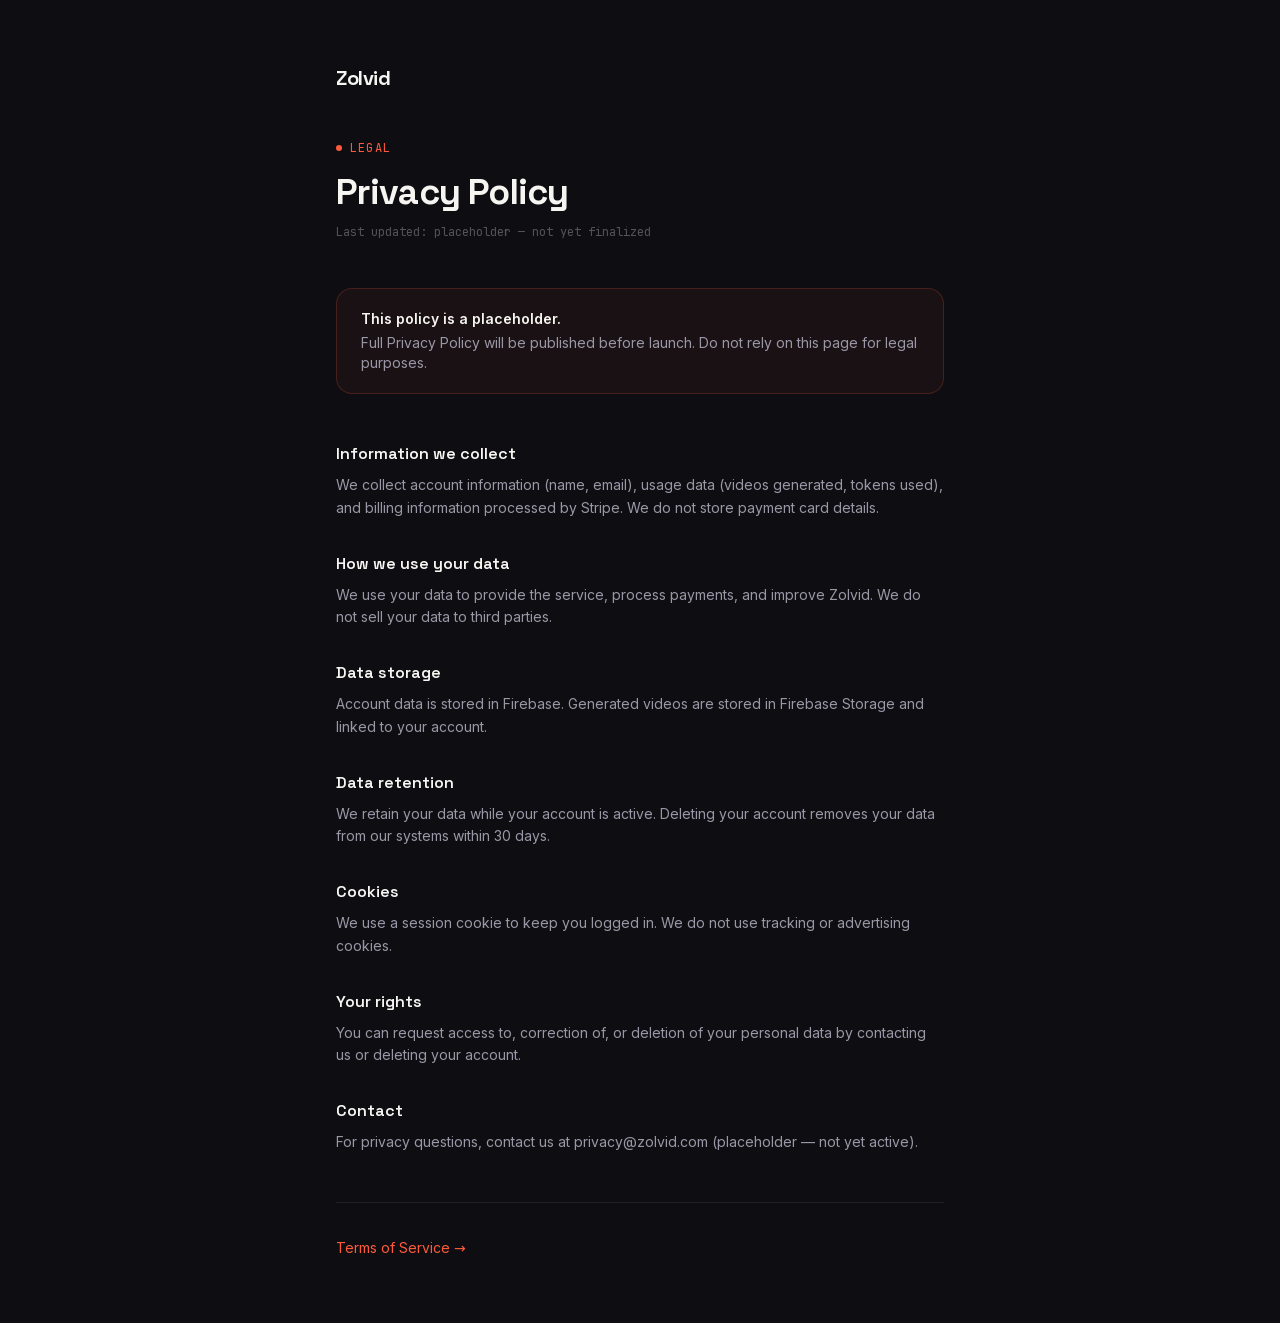
<file: privacy/index.html>
<!DOCTYPE html><html lang="en" class="inter_7b064e0d-module__MOT0tq__variable space_grotesk_4f9f433b-module__fJfFLG__variable jetbrains_mono_84d6efd-module__5Hl15a__variable"><head><meta charSet="utf-8"/><meta name="viewport" content="width=device-width, initial-scale=1"/><link rel="preload" href="/_next/static/media/0c89a48fa5027cee-s.p.2cyn07wtgehh0.woff2" as="font" crossorigin="" type="font/woff2"/><link rel="preload" href="/_next/static/media/70bc3e132a0a741e-s.p.3t6q91iet4nsy.woff2" as="font" crossorigin="" type="font/woff2"/><link rel="preload" href="/_next/static/media/83afe278b6a6bb3c-s.p.2bn3s6zvc0dyp.woff2" as="font" crossorigin="" type="font/woff2"/><link rel="stylesheet" href="/_next/static/chunks/3ye4ijkf66g-g.css" data-precedence="next"/><link rel="preload" as="script" fetchPriority="low" href="/_next/static/chunks/310vm2bl3xxpt.js"/><script src="/_next/static/chunks/2mmpezlrfmbu5.js" async=""></script><script src="/_next/static/chunks/08ttfj81-47mu.js" async=""></script><script src="/_next/static/chunks/2_ezsfw8cmub8.js" async=""></script><script src="/_next/static/chunks/turbopack-0hkmx8o620ei7.js" async=""></script><script src="/_next/static/chunks/0h2qsuyze9ds1.js" async="" crossorigin=""></script><script src="/_next/static/chunks/22i43cg4l4-dq.js" async="" crossorigin=""></script><title>Privacy Policy — Zolvid</title><meta name="description" content="Create faceless YouTube Shorts and TikToks in seconds. Type your idea, Zolvid writes, voices, and edits — you just post."/><meta property="og:title" content="Zolvid — Type an idea. Get a video."/><meta property="og:description" content="Create faceless YouTube Shorts and TikToks in seconds. Type your idea, Zolvid writes, voices, and edits — you just post."/><meta property="og:type" content="website"/><meta name="twitter:card" content="summary"/><meta name="twitter:title" content="Zolvid — Type an idea. Get a video."/><meta name="twitter:description" content="Create faceless YouTube Shorts and TikToks in seconds. Type your idea, Zolvid writes, voices, and edits — you just post."/><link rel="icon" href="/favicon.ico?favicon.1x2ncvco8ntof.ico" sizes="48x48" type="image/x-icon"/><link rel="icon" href="/icon.png?icon.1e4gywg3m7mqs.png" sizes="512x512" type="image/png"/><link rel="apple-touch-icon" href="/apple-icon.png?apple-icon.22vttq2as-rik.png" sizes="180x180" type="image/png"/><meta name="next-size-adjust" content=""/><script src="/_next/static/chunks/0cz1d0mv5g_q7.js" noModule=""></script></head><body class="min-h-screen antialiased"><div hidden=""><!--$--><!--/$--></div><div class="min-h-screen bg-ink"><div class="max-w-2xl mx-auto px-5 py-16 sm:px-8"><a class="font-display font-bold text-xl text-paper tracking-tight block mb-12" href="/">Zolvid</a><div class="flex items-center gap-2 font-mono text-xs text-signal tracking-widest uppercase mb-4"><span class="w-1.5 h-1.5 rounded-full bg-signal"></span>Legal</div><h1 class="font-display font-bold text-4xl text-paper tracking-tight mb-3">Privacy Policy</h1><p class="font-mono text-xs text-mist/50 mb-12">Last updated: placeholder — not yet finalized</p><div class="bg-signal/5 border border-signal/20 rounded-2xl px-6 py-5 mb-12"><p class="text-paper text-sm font-semibold mb-1">This policy is a placeholder.</p><p class="text-mist text-sm">Full Privacy Policy will be published before launch. Do not rely on this page for legal purposes.</p></div><div class="flex flex-col gap-8 text-mist text-sm leading-relaxed"><div><h2 class="font-display font-semibold text-base text-paper mb-2">Information we collect</h2><p>We collect account information (name, email), usage data (videos generated, tokens used), and billing information processed by Stripe. We do not store payment card details.</p></div><div><h2 class="font-display font-semibold text-base text-paper mb-2">How we use your data</h2><p>We use your data to provide the service, process payments, and improve Zolvid. We do not sell your data to third parties.</p></div><div><h2 class="font-display font-semibold text-base text-paper mb-2">Data storage</h2><p>Account data is stored in Firebase. Generated videos are stored in Firebase Storage and linked to your account.</p></div><div><h2 class="font-display font-semibold text-base text-paper mb-2">Data retention</h2><p>We retain your data while your account is active. Deleting your account removes your data from our systems within 30 days.</p></div><div><h2 class="font-display font-semibold text-base text-paper mb-2">Cookies</h2><p>We use a session cookie to keep you logged in. We do not use tracking or advertising cookies.</p></div><div><h2 class="font-display font-semibold text-base text-paper mb-2">Your rights</h2><p>You can request access to, correction of, or deletion of your personal data by contacting us or deleting your account.</p></div><div><h2 class="font-display font-semibold text-base text-paper mb-2">Contact</h2><p>For privacy questions, contact us at privacy@zolvid.com (placeholder — not yet active).</p></div></div><div class="mt-12 pt-8 border-t border-white/8"><a class="text-signal text-sm hover:text-signal/80 transition-colors" href="/terms/">Terms of Service →</a></div></div></div><!--$--><!--/$--><script src="/_next/static/chunks/310vm2bl3xxpt.js" id="_R_" async=""></script><script>(self.__next_f=self.__next_f||[]).push([0])</script><script>self.__next_f.push([1,"1:\"$Sreact.fragment\"\n2:I[39756,[\"/_next/static/chunks/0h2qsuyze9ds1.js\"],\"default\"]\n3:I[37457,[\"/_next/static/chunks/0h2qsuyze9ds1.js\"],\"default\"]\n4:I[22016,[\"/_next/static/chunks/0h2qsuyze9ds1.js\",\"/_next/static/chunks/22i43cg4l4-dq.js\"],\"\"]\n10:I[68027,[\"/_next/static/chunks/0h2qsuyze9ds1.js\"],\"default\",1]\n:HL[\"/_next/static/chunks/3ye4ijkf66g-g.css\",\"style\"]\n:HL[\"/_next/static/media/0c89a48fa5027cee-s.p.2cyn07wtgehh0.woff2\",\"font\",{\"crossOrigin\":\"\",\"type\":\"font/woff2\"}]\n:HL[\"/_next/static/media/70bc3e132a0a741e-s.p.3t6q91iet4nsy.woff2\",\"font\",{\"crossOrigin\":\"\",\"type\":\"font/woff2\"}]\n:HL[\"/_next/static/media/83afe278b6a6bb3c-s.p.2bn3s6zvc0dyp.woff2\",\"font\",{\"crossOrigin\":\"\",\"type\":\"font/woff2\"}]\ne:X\n0:{\"P\":null,\"c\":[\"\",\"privacy\",\"\"],\"q\":\"\",\"i\":false,\"f\":[[[\"\",{\"children\":[\"privacy\",{\"children\":[\"__PAGE__\",{},\"$undefined\",\"$undefined\",4608]},\"$undefined\",\"$undefined\",4608]},\"$undefined\",\"$undefined\",4624],[[\"$\",\"$1\",\"c\",{\"children\":[[[\"$\",\"link\",\"0\",{\"rel\":\"stylesheet\",\"href\":\"/_next/static/chunks/3ye4ijkf66g-g.css\",\"precedence\":\"next\",\"crossOrigin\":\"$undefined\",\"nonce\":\"$undefined\"}],[\"$\",\"script\",\"script-0\",{\"src\":\"/_next/static/chunks/0h2qsuyze9ds1.js\",\"async\":true,\"nonce\":\"$undefined\"}]],[\"$\",\"html\",null,{\"lang\":\"en\",\"className\":\"inter_7b064e0d-module__MOT0tq__variable space_grotesk_4f9f433b-module__fJfFLG__variable jetbrains_mono_84d6efd-module__5Hl15a__variable\",\"children\":[\"$\",\"body\",null,{\"className\":\"min-h-screen antialiased\",\"children\":[\"$\",\"$L2\",null,{\"parallelRouterKey\":\"children\",\"error\":\"$undefined\",\"errorStyles\":\"$undefined\",\"errorScripts\":\"$undefined\",\"template\":[\"$\",\"$L3\",null,{}],\"templateStyles\":\"$undefined\",\"templateScripts\":\"$undefined\",\"notFound\":[[\"$\",\"div\",null,{\"className\":\"min-h-screen bg-ink flex flex-col items-center justify-center px-5 text-center\",\"children\":[[\"$\",\"div\",null,{\"className\":\"fixed top-0 left-1/2 -translate-x-1/2 w-[500px] h-[400px] rounded-full opacity-10 pointer-events-none blur-3xl\",\"style\":{\"background\":\"radial-gradient(ellipse, #FF5A3C 0%, transparent 70%)\"}}],[\"$\",\"div\",null,{\"className\":\"relative\",\"children\":[[\"$\",\"p\",null,{\"className\":\"font-mono text-xs text-signal tracking-widest uppercase mb-4\",\"children\":\"404\"}],[\"$\",\"h1\",null,{\"className\":\"font-display font-bold text-5xl sm:text-6xl text-paper tracking-tight mb-4\",\"children\":\"Page not found.\"}],[\"$\",\"p\",null,{\"className\":\"text-mist text-lg max-w-sm mx-auto mb-10\",\"children\":\"This page doesn't exist or was moved.\"}],[\"$\",\"div\",null,{\"className\":\"flex flex-col sm:flex-row gap-3 justify-center\",\"children\":[[\"$\",\"$L4\",null,{\"href\":\"/\",\"className\":\"bg-signal text-paper font-semibold text-sm px-6 py-3 rounded-xl hover:bg-signal/90 active:scale-95 transition-all\",\"children\":\"Go home\"}],[\"$\",\"$L4\",null,{\"href\":\"/app\",\"className\":\"bg-white/[0.06] border border-white/10 text-paper font-semibold text-sm px-6 py-3 rounded-xl hover:bg-white/10 active:scale-95 transition-all\",\"children\":\"Go to app\"}]]}]]}]]}],[]],\"forbidden\":\"$undefined\",\"unauthorized\":\"$undefined\"}]}]}]]}],{\"children\":[[\"$\",\"$1\",\"c\",{\"children\":[null,[\"$\",\"$L2\",null,{\"parallelRouterKey\":\"children\",\"error\":\"$undefined\",\"errorStyles\":\"$undefined\",\"errorScripts\":\"$undefined\",\"template\":[\"$\",\"$L3\",null,{}],\"templateStyles\":\"$undefined\",\"templateScripts\":\"$undefined\",\"notFound\":\"$undefined\",\"forbidden\":\"$undefined\",\"unauthorized\":\"$undefined\"}]]}],{\"children\":[[\"$\",\"$1\",\"c\",{\"children\":[[\"$\",\"div\",null,{\"className\":\"min-h-screen bg-ink\",\"children\":[\"$\",\"div\",null,{\"className\":\"max-w-2xl mx-auto px-5 py-16 sm:px-8\",\"children\":[[\"$\",\"$L4\",null,{\"href\":\"/\",\"className\":\"font-display font-bold text-xl text-paper tracking-tight block mb-12\",\"children\":\"Zolvid\"}],[\"$\",\"div\",null,{\"className\":\"flex items-center gap-2 font-mono text-xs text-signal tracking-widest uppercase mb-4\",\"children\":[[\"$\",\"span\",null,{\"className\":\"w-1.5 h-1.5 rounded-full bg-signal\"}],\"Legal\"]}],[\"$\",\"h1\",null,{\"className\":\"font-display font-bold text-4xl text-paper tracking-tight mb-3\",\"children\":\"Privacy Policy\"}],[\"$\",\"p\",null,{\"className\":\"font-mono text-xs text-mist/50 mb-12\",\"children\":\"Last updated: placeholder — not yet finalized\"}],[\"$\",\"div\",null,{\"className\":\"bg-signal/5 border border-signal/20 rounded-2xl px-6 py-5 mb-12\",\"children\":[[\"$\",\"p\",null,{\"className\":\"text-paper text-sm font-semibold mb-1\",\"children\":\"This policy is a placeholder.\"}],[\"$\",\"p\",null,{\"className\":\"text-mist text-sm\",\"children\":\"Full Privacy Policy will be published before launch. Do not rely on this page for legal purposes.\"}]]}],[\"$\",\"div\",null,{\"className\":\"flex flex-col gap-8 text-mist text-sm leading-relaxed\",\"children\":[[\"$\",\"div\",\"Information we collect\",{\"children\":[[\"$\",\"h2\",null,{\"className\":\"font-display font-semibold text-base text-paper mb-2\",\"children\":\"Information we collect\"}],[\"$\",\"p\",null,{\"children\":\"We collect account information (name, email), usage data (videos generated, tokens used), and billing information processed by Stripe. We do not store payment card details.\"}]]}],[\"$\",\"div\",\"How we use your data\",{\"children\":[[\"$\",\"h2\",null,{\"className\":\"font-display font-semibold text-base text-paper mb-2\",\"children\":\"How we use your data\"}],\"$L5\"]}],\"$L6\",\"$L7\",\"$L8\",\"$L9\",\"$La\"]}],\"$Lb\"]}]}],[\"$Lc\"],\"$Ld\"]}],{},null,false,null]},null,false,\"$e\"]},null,false,null],\"$Lf\",false]],\"m\":\"$undefined\",\"G\":[\"$10\",[\"$L11\"]],\"S\":true,\"h\":null,\"r\":\"$undefined\",\"s\":\"$undefined\",\"a\":\"$undefined\",\"l\":\"$undefined\",\"p\":\"$undefined\",\"d\":\"$undefined\",\"b\":\"Q8nCvHsgjTaQmakFK8Eim\"}\n12:I[97367,[\"/_next/static/chunks/0h2qsuyze9ds1.js\"],\"OutletBoundary\"]\n13:\"$Sreact.suspense\"\n15:I[97367,[\"/_next/static/chunks/0h2qsuyze9ds1.js\"],\"ViewportBoundary\"]\n17:I[97367,[\"/_next/static/chunks/0h2qsuyze9ds1.js\"],\"MetadataBoundary\"]\n5:[\"$\",\"p\",null,{\"children\":\"We use your data to provide the service, process payments, and improve Zolvid. We do not sell your data to third parties.\"}]\n6:[\"$\",\"div\",\"Data storage\",{\"children\":[[\"$\",\"h2\",null,{\"className\":\"font-display font-semibold text-base text-paper mb-2\",\"children\":\"Data storage\"}],[\"$\",\"p\",null,{\"children\":\"Account data is stored in Firebase. Generated videos are stored in Firebase Storage and linked to your account.\"}]]}]\n7:[\"$\",\"div\",\"Data retention\",{\"children\":[[\"$\",\"h2\",null,{\"className\":\"font-display font-semibold text-base text-paper mb-2\",\"children\":\"Data retention\"}],[\"$\",\"p\",null,{\"children\":\"We retain your data while your account is active. Deleting your account removes your data from our systems within 30 days.\"}]]}]\n8:[\"$\",\"div\",\"Cookies\",{\"children\":[[\"$\",\"h2\",null,{\"className\":\"font-display font-semibold text-base text-paper mb-2\",\"children\":\"Cookies\"}],[\"$\",\"p\",null,{\"children\":\"We use a session cookie to keep you logged in. We do not use tracking or advertising cookies.\"}]]}]\n9:[\"$\",\"div\",\"Your rights\",{\"children\":[[\"$\",\"h2\",null,{\"className\":\"font-display font-semibold text-base text-paper mb-2\",\"children\":\"Your rights\"}],[\"$\",\"p\",null,{\"children\":\"You can request access to, correction of, or deletion of your personal data by contacting us or deleting your account.\"}]]}]\na:[\"$\",\"div\",\"Contact\",{\"children\":[[\"$\",\"h2\",null,{\"className\":\"font-display font-semibold text-base text-paper mb-2\",\"children\":\"Contact\"}],[\"$\",\"p\",null,{\"children\":\"For privacy questions, contact us at privacy@zolvid.com (placeholder — not yet active).\"}]]}]\nb:[\"$\",\"div\",null,{\"className\":\"mt-12 pt-8 border-t border-white/8\",\"children\":[\"$\",\"$L4\",null,{\"href\":\"/terms\",\"className\":\"text-signal text-sm hover:text-signal/80 transition-colors\",\"children\":\"Terms of Service →\"}]}]\nc:[\"$\",\"script\",\"script-0\",{\"src\":\"/_next/static/chunks/22i43cg4l4-dq.js\",\"async\":true,\"nonce\":\"$undefined\"}]\nd:[\"$\",\"$L12\",null,{\"children\":[\"$\",\"$13\",null,{\"name\":\"Next.MetadataOutlet\",\"children\":\"$@14\"}]}]\nf:[\"$\",\"$1\",\"h\",{\"children\":[null,[\"$\",\"$L15\",null,{\"children\":\"$L16\"}],[\"$\",\"div\",null,{\"hidden\":true,\"children\":[\"$\",\"$L17\",null,{\"children\":[\"$\",\"$13\",null,{\"name\":\"Next.Metadata\",\"children\":\"$L18\"}]}]}],[\"$\",\"meta\",null,{\"name\":\"next-size-adjust\",\"content\":\"\"}]]}]\n11:[\"$\",\"link\",\"0\",{\"rel\":\"stylesheet\",\"href\":\"/_next/static/chunks/3ye4ijkf66g-g.css\",\"precedence\":\"next\",\"crossOrigin\":\"$undefined\",\"nonce\":\"$undefined\"}]\ne:C\n16:[[\"$\",\"meta\",\"0\",{\"charSet\":\"utf-8\"}],[\"$\",\"meta\",\"1\",{\"name\":\"viewport\",\"content\":\"width=device-width, initial-scale=1\"}]]\n19:I[27201,[\"/_next/static/chunks/0h2qsuyze9ds1.js\"],\"IconMark\"]\n14:null\n18:[[\"$\",\"title\",\"0\",{\"children\":\"Privacy Policy — Zolvid\"}],[\"$\",\"meta\",\"1\",{\"name\":\"description\",\"content\":\"Create faceless YouTube Shorts and TikToks in seconds. Type your idea, Zolvid writes, voices, and edits — you just post.\"}],[\"$\",\"meta\",\"2\",{\"property\":\"og:title\",\"content\":\"Zolvid — Type an idea. Get a video.\"}],[\"$\",\"meta\",\"3\",{\"property\":\"og:description\",\"content\":\"Create faceless YouTube Shorts and TikToks in seconds. Type your idea, Zolvid writes, voices, and edits — you just post.\"}],[\"$\",\"meta\",\"4\",{\"property\":\"og:type\",\"content\":\"website\"}],[\"$\",\"meta\",\"5\",{\"name\":\"twitter:card\",\"content\":\"summary\"}],[\"$\",\"meta\",\"6\",{\"name\":\"twitter:title\",\"content\":\"Zolvid — Type an idea. Get a video.\"}],[\"$\",\"meta\",\"7\",{\"name\":\"twitter:description\",\"content\":\"Create faceless YouTube Shorts and TikToks in seconds. Type your idea, Zolvid writes, voices, and edits — you just post.\"}],[\"$\",\"link\",\"8\",{\"rel\":\"icon\",\"href\":\"/favicon.ico?favicon.1x2ncvco8ntof.ico\",\"sizes\":\"48x48\",\"type\":\"image/x-icon\"}],[\"$\",\"link\",\"9\",{\"rel\":\"icon\",\"href\":\"/icon.png?icon.1e4gywg3m7mqs.png\",\"sizes\":\"512x512\",\"type\":\"image/png\"}],[\"$\",\"link\",\"10\",{\"rel\":\"apple-touch-icon\",\"href\":\"/apple-icon.png?apple-icon.22vttq2as-rik.png\",\"sizes\":\"180x180\",\"type\":\"image/png\"}],[\"$\",\"$L19\",\"11\",{}]]\n"])</script></body></html>
</file>
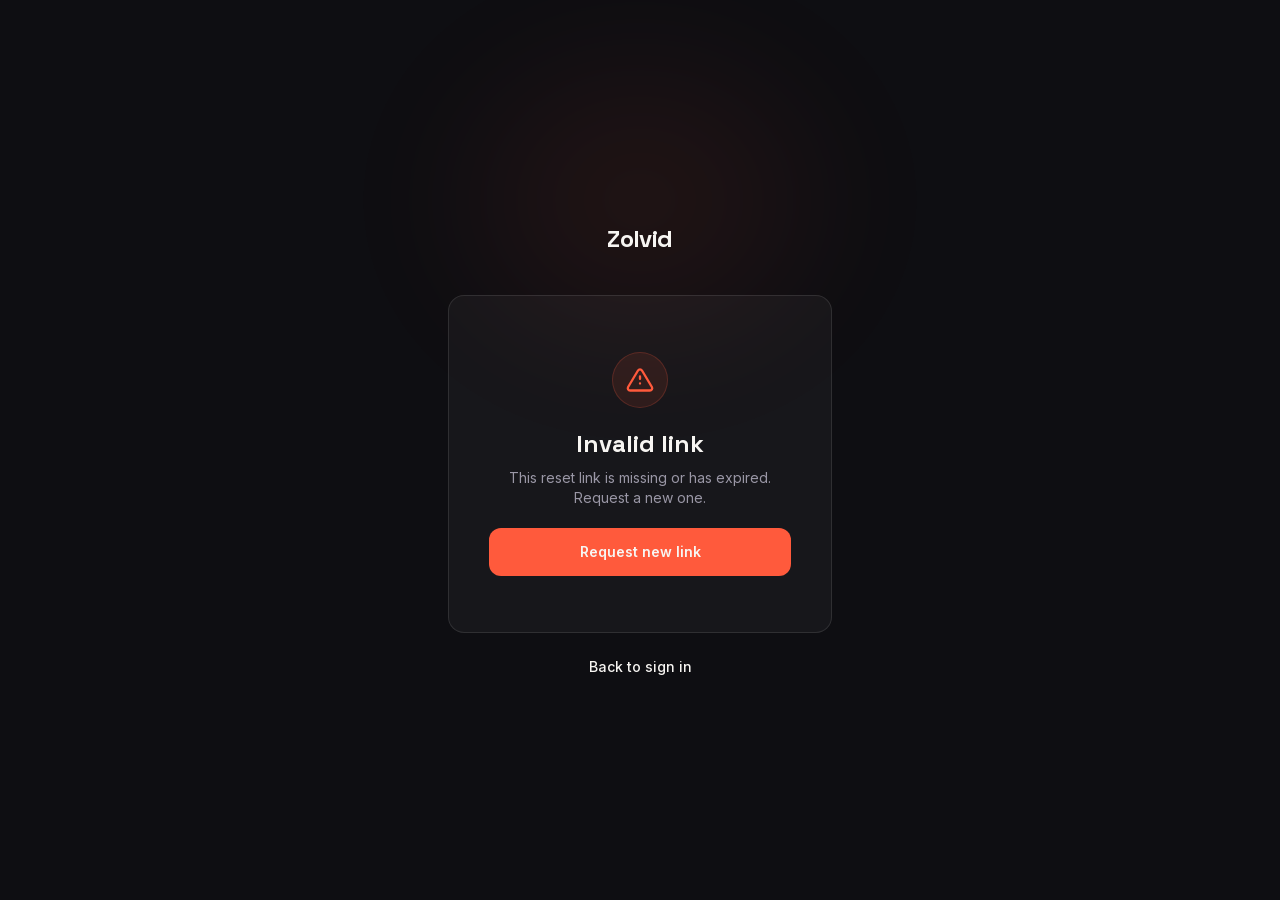
<file: reset-password/index.html>
<!DOCTYPE html><html lang="en" class="inter_7b064e0d-module__MOT0tq__variable space_grotesk_4f9f433b-module__fJfFLG__variable jetbrains_mono_84d6efd-module__5Hl15a__variable"><head><meta charSet="utf-8"/><meta name="viewport" content="width=device-width, initial-scale=1"/><link rel="preload" href="/_next/static/media/0c89a48fa5027cee-s.p.2cyn07wtgehh0.woff2" as="font" crossorigin="" type="font/woff2"/><link rel="preload" href="/_next/static/media/70bc3e132a0a741e-s.p.3t6q91iet4nsy.woff2" as="font" crossorigin="" type="font/woff2"/><link rel="preload" href="/_next/static/media/83afe278b6a6bb3c-s.p.2bn3s6zvc0dyp.woff2" as="font" crossorigin="" type="font/woff2"/><link rel="stylesheet" href="/_next/static/chunks/3ye4ijkf66g-g.css" data-precedence="next"/><link rel="preload" as="script" fetchPriority="low" href="/_next/static/chunks/310vm2bl3xxpt.js"/><script src="/_next/static/chunks/2mmpezlrfmbu5.js" async=""></script><script src="/_next/static/chunks/08ttfj81-47mu.js" async=""></script><script src="/_next/static/chunks/2_ezsfw8cmub8.js" async=""></script><script src="/_next/static/chunks/turbopack-0hkmx8o620ei7.js" async=""></script><script src="/_next/static/chunks/0h2qsuyze9ds1.js" async="" crossorigin=""></script><script src="/_next/static/chunks/22i43cg4l4-dq.js" async="" crossorigin=""></script><script src="/_next/static/chunks/1f2j-utu47t7l.js" async="" crossorigin=""></script><script src="/_next/static/chunks/3bwnaig-6uu64.js" async="" crossorigin=""></script><title>Zolvid — Type an idea. Get a video.</title><meta name="description" content="Create faceless YouTube Shorts and TikToks in seconds. Type your idea, Zolvid writes, voices, and edits — you just post."/><meta property="og:title" content="Zolvid — Type an idea. Get a video."/><meta property="og:description" content="Create faceless YouTube Shorts and TikToks in seconds. Type your idea, Zolvid writes, voices, and edits — you just post."/><meta property="og:type" content="website"/><meta name="twitter:card" content="summary"/><meta name="twitter:title" content="Zolvid — Type an idea. Get a video."/><meta name="twitter:description" content="Create faceless YouTube Shorts and TikToks in seconds. Type your idea, Zolvid writes, voices, and edits — you just post."/><link rel="icon" href="/favicon.ico?favicon.1x2ncvco8ntof.ico" sizes="48x48" type="image/x-icon"/><link rel="icon" href="/icon.png?icon.1e4gywg3m7mqs.png" sizes="512x512" type="image/png"/><link rel="apple-touch-icon" href="/apple-icon.png?apple-icon.22vttq2as-rik.png" sizes="180x180" type="image/png"/><meta name="next-size-adjust" content=""/><script src="/_next/static/chunks/0cz1d0mv5g_q7.js" noModule=""></script></head><body class="min-h-screen antialiased"><div hidden=""><!--$--><!--/$--></div><!--$!--><template data-dgst="BAILOUT_TO_CLIENT_SIDE_RENDERING"></template><!--/$--><!--$--><!--/$--><script src="/_next/static/chunks/310vm2bl3xxpt.js" id="_R_" async=""></script><script>(self.__next_f=self.__next_f||[]).push([0])</script><script>self.__next_f.push([1,"1:\"$Sreact.fragment\"\n2:I[39756,[\"/_next/static/chunks/0h2qsuyze9ds1.js\"],\"default\"]\n3:I[37457,[\"/_next/static/chunks/0h2qsuyze9ds1.js\"],\"default\"]\n4:I[22016,[\"/_next/static/chunks/0h2qsuyze9ds1.js\",\"/_next/static/chunks/22i43cg4l4-dq.js\"],\"\"]\n5:I[47257,[\"/_next/static/chunks/0h2qsuyze9ds1.js\"],\"ClientPageRoot\"]\n6:I[63371,[\"/_next/static/chunks/0h2qsuyze9ds1.js\",\"/_next/static/chunks/1f2j-utu47t7l.js\",\"/_next/static/chunks/3bwnaig-6uu64.js\"],\"default\"]\n9:I[97367,[\"/_next/static/chunks/0h2qsuyze9ds1.js\"],\"OutletBoundary\"]\na:\"$Sreact.suspense\"\nd:I[97367,[\"/_next/static/chunks/0h2qsuyze9ds1.js\"],\"ViewportBoundary\"]\nf:I[97367,[\"/_next/static/chunks/0h2qsuyze9ds1.js\"],\"MetadataBoundary\"]\n11:I[68027,[\"/_next/static/chunks/0h2qsuyze9ds1.js\"],\"default\",1]\n:HL[\"/_next/static/chunks/3ye4ijkf66g-g.css\",\"style\"]\n:HL[\"/_next/static/media/0c89a48fa5027cee-s.p.2cyn07wtgehh0.woff2\",\"font\",{\"crossOrigin\":\"\",\"type\":\"font/woff2\"}]\n:HL[\"/_next/static/media/70bc3e132a0a741e-s.p.3t6q91iet4nsy.woff2\",\"font\",{\"crossOrigin\":\"\",\"type\":\"font/woff2\"}]\n:HL[\"/_next/static/media/83afe278b6a6bb3c-s.p.2bn3s6zvc0dyp.woff2\",\"font\",{\"crossOrigin\":\"\",\"type\":\"font/woff2\"}]\nc:X\n0:{\"P\":null,\"c\":[\"\",\"reset-password\",\"\"],\"q\":\"\",\"i\":false,\"f\":[[[\"\",{\"children\":[\"reset-password\",{\"children\":[\"__PAGE__\",{},\"$undefined\",\"$undefined\",4608]},\"$undefined\",\"$undefined\",4608]},\"$undefined\",\"$undefined\",4624],[[\"$\",\"$1\",\"c\",{\"children\":[[[\"$\",\"link\",\"0\",{\"rel\":\"stylesheet\",\"href\":\"/_next/static/chunks/3ye4ijkf66g-g.css\",\"precedence\":\"next\",\"crossOrigin\":\"$undefined\",\"nonce\":\"$undefined\"}],[\"$\",\"script\",\"script-0\",{\"src\":\"/_next/static/chunks/0h2qsuyze9ds1.js\",\"async\":true,\"nonce\":\"$undefined\"}]],[\"$\",\"html\",null,{\"lang\":\"en\",\"className\":\"inter_7b064e0d-module__MOT0tq__variable space_grotesk_4f9f433b-module__fJfFLG__variable jetbrains_mono_84d6efd-module__5Hl15a__variable\",\"children\":[\"$\",\"body\",null,{\"className\":\"min-h-screen antialiased\",\"children\":[\"$\",\"$L2\",null,{\"parallelRouterKey\":\"children\",\"error\":\"$undefined\",\"errorStyles\":\"$undefined\",\"errorScripts\":\"$undefined\",\"template\":[\"$\",\"$L3\",null,{}],\"templateStyles\":\"$undefined\",\"templateScripts\":\"$undefined\",\"notFound\":[[\"$\",\"div\",null,{\"className\":\"min-h-screen bg-ink flex flex-col items-center justify-center px-5 text-center\",\"children\":[[\"$\",\"div\",null,{\"className\":\"fixed top-0 left-1/2 -translate-x-1/2 w-[500px] h-[400px] rounded-full opacity-10 pointer-events-none blur-3xl\",\"style\":{\"background\":\"radial-gradient(ellipse, #FF5A3C 0%, transparent 70%)\"}}],[\"$\",\"div\",null,{\"className\":\"relative\",\"children\":[[\"$\",\"p\",null,{\"className\":\"font-mono text-xs text-signal tracking-widest uppercase mb-4\",\"children\":\"404\"}],[\"$\",\"h1\",null,{\"className\":\"font-display font-bold text-5xl sm:text-6xl text-paper tracking-tight mb-4\",\"children\":\"Page not found.\"}],[\"$\",\"p\",null,{\"className\":\"text-mist text-lg max-w-sm mx-auto mb-10\",\"children\":\"This page doesn't exist or was moved.\"}],[\"$\",\"div\",null,{\"className\":\"flex flex-col sm:flex-row gap-3 justify-center\",\"children\":[[\"$\",\"$L4\",null,{\"href\":\"/\",\"className\":\"bg-signal text-paper font-semibold text-sm px-6 py-3 rounded-xl hover:bg-signal/90 active:scale-95 transition-all\",\"children\":\"Go home\"}],[\"$\",\"$L4\",null,{\"href\":\"/app\",\"className\":\"bg-white/[0.06] border border-white/10 text-paper font-semibold text-sm px-6 py-3 rounded-xl hover:bg-white/10 active:scale-95 transition-all\",\"children\":\"Go to app\"}]]}]]}]]}],[]],\"forbidden\":\"$undefined\",\"unauthorized\":\"$undefined\"}]}]}]]}],{\"children\":[[\"$\",\"$1\",\"c\",{\"children\":[null,[\"$\",\"$L2\",null,{\"parallelRouterKey\":\"children\",\"error\":\"$undefined\",\"errorStyles\":\"$undefined\",\"errorScripts\":\"$undefined\",\"template\":[\"$\",\"$L3\",null,{}],\"templateStyles\":\"$undefined\",\"templateScripts\":\"$undefined\",\"notFound\":\"$undefined\",\"forbidden\":\"$undefined\",\"unauthorized\":\"$undefined\"}]]}],{\"children\":[[\"$\",\"$1\",\"c\",{\"children\":[[\"$\",\"$L5\",null,{\"Component\":\"$6\",\"serverProvidedParams\":{\"searchParams\":{},\"params\":{},\"promises\":[\"$@7\",\"$@8\"]}}],[[\"$\",\"script\",\"script-0\",{\"src\":\"/_next/static/chunks/1f2j-utu47t7l.js\",\"async\":true,\"nonce\":\"$undefined\"}],[\"$\",\"script\",\"script-1\",{\"src\":\"/_next/static/chunks/3bwnaig-6uu64.js\",\"async\":true,\"nonce\":\"$undefined\"}]],[\"$\",\"$L9\",null,{\"children\":[\"$\",\"$a\",null,{\"name\":\"Next.MetadataOutlet\",\"children\":\"$@b\"}]}]]}],{},null,false,null]},null,false,\"$c\"]},null,false,null],[\"$\",\"$1\",\"h\",{\"children\":[null,[\"$\",\"$Ld\",null,{\"children\":\"$Le\"}],[\"$\",\"div\",null,{\"hidden\":true,\"children\":[\"$\",\"$Lf\",null,{\"children\":[\"$\",\"$a\",null,{\"name\":\"Next.Metadata\",\"children\":\"$L10\"}]}]}],[\"$\",\"meta\",null,{\"name\":\"next-size-adjust\",\"content\":\"\"}]]}],false]],\"m\":\"$undefined\",\"G\":[\"$11\",[[\"$\",\"link\",\"0\",{\"rel\":\"stylesheet\",\"href\":\"/_next/static/chunks/3ye4ijkf66g-g.css\",\"precedence\":\"next\",\"crossOrigin\":\"$undefined\",\"nonce\":\"$undefined\"}]]],\"S\":true,\"h\":null,\"r\":\"$undefined\",\"s\":\"$undefined\",\"a\":\"$undefined\",\"l\":\"$undefined\",\"p\":\"$undefined\",\"d\":\"$undefined\",\"b\":\"Q8nCvHsgjTaQmakFK8Eim\"}\nc:C\n7:{}\n8:\"$0:f:0:1:1:children:1:children:0:props:children:0:props:serverProvidedParams:params\"\ne:[[\"$\",\"meta\",\"0\",{\"charSet\":\"utf-8\"}],[\"$\",\"meta\",\"1\",{\"name\":\"viewport\",\"content\":\"width=device-width, initial-scale=1\"}]]\n12:I[27201,[\"/_next/static/chunks/0h2qsuyze9ds1.js\"],\"IconMark\"]\nb:null\n10:[[\"$\",\"title\",\"0\",{\"children\":\"Zolvid — Type an idea. Get a video.\"}],[\"$\",\"meta\",\"1\",{\"name\":\"description\",\"content\":\"Create faceless YouTube Shorts and TikToks in seconds. Type your idea, Zolvid writes, voices, and edits — you just post.\"}],[\"$\",\"meta\",\"2\",{\"property\":\"og:title\",\"content\":\"Zolvid — Type an idea. Get a video.\"}],[\"$\",\"meta\",\"3\",{\"property\":\"og:description\",\"content\":\"Create faceless YouTube Shorts and TikToks in seconds. Type your idea, Zolvid writes, voices, and edits — you just post.\"}],[\"$\",\"meta\",\"4\",{\"property\":\"og:type\",\"content\":\"website\"}],[\"$\",\"meta\",\"5\",{\"name\":\"twitter:card\",\"content\":\"summary\"}],[\"$\",\"meta\",\"6\",{\"name\":\"twitter:title\",\"content\":\"Zolvid — Type an idea. Get a video.\"}],[\"$\",\"meta\",\"7\",{\"name\":\"twitter:description\",\"content\":\"Create faceless YouTube Shorts and TikToks in seconds. Type your idea, Zolvid writes, voices, and edits — you just post.\"}],[\"$\",\"link\",\"8\",{\"rel\":\"icon\",\"href\":\"/favicon.ico?favicon.1x2ncvco8ntof.ico\",\"sizes\":\"48x48\",\"type\":\"image/x-icon\"}],[\"$\",\"link\",\"9\",{\"rel\":\"icon\",\"href\":\"/icon.png?icon.1e4gywg3m7mqs.png\",\"sizes\":\"512x512\",\"type\":\"image/png\"}],[\"$\",\"link\",\"10\",{\"rel\":\"apple-touch-icon\",\"href\":\"/apple-icon.png?apple-icon.22vttq2as-rik.png\",\"sizes\":\"180x180\",\"type\":\"image/png\"}],[\"$\",\"$L12\",\"11\",{}]]\n"])</script></body></html>
</file>
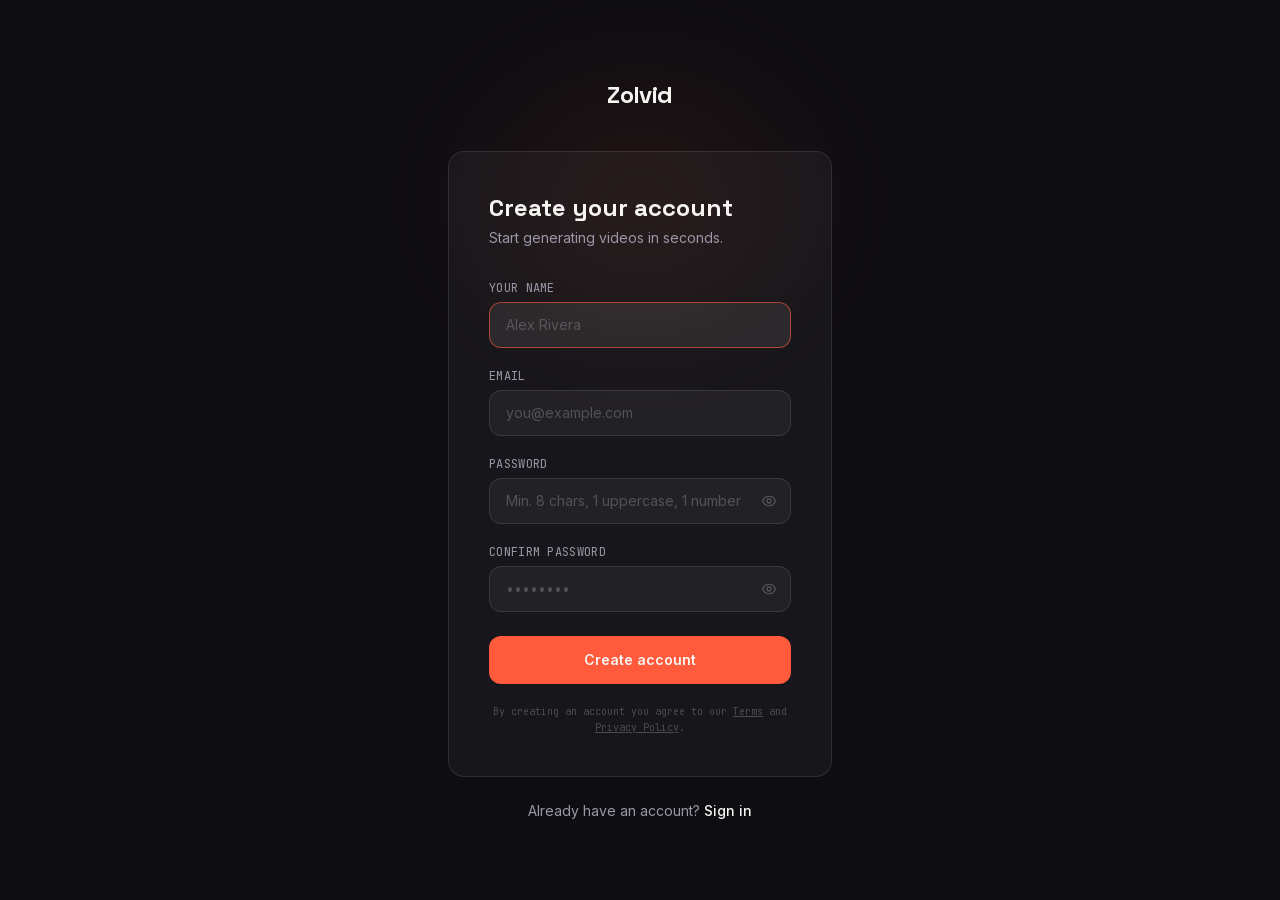
<file: signup/index.html>
<!DOCTYPE html><html lang="en" class="inter_7b064e0d-module__MOT0tq__variable space_grotesk_4f9f433b-module__fJfFLG__variable jetbrains_mono_84d6efd-module__5Hl15a__variable"><head><meta charSet="utf-8"/><meta name="viewport" content="width=device-width, initial-scale=1"/><link rel="preload" href="/_next/static/media/0c89a48fa5027cee-s.p.2cyn07wtgehh0.woff2" as="font" crossorigin="" type="font/woff2"/><link rel="preload" href="/_next/static/media/70bc3e132a0a741e-s.p.3t6q91iet4nsy.woff2" as="font" crossorigin="" type="font/woff2"/><link rel="preload" href="/_next/static/media/83afe278b6a6bb3c-s.p.2bn3s6zvc0dyp.woff2" as="font" crossorigin="" type="font/woff2"/><link rel="stylesheet" href="/_next/static/chunks/3ye4ijkf66g-g.css" data-precedence="next"/><link rel="preload" as="script" fetchPriority="low" href="/_next/static/chunks/310vm2bl3xxpt.js"/><script src="/_next/static/chunks/2mmpezlrfmbu5.js" async=""></script><script src="/_next/static/chunks/08ttfj81-47mu.js" async=""></script><script src="/_next/static/chunks/2_ezsfw8cmub8.js" async=""></script><script src="/_next/static/chunks/turbopack-0hkmx8o620ei7.js" async=""></script><script src="/_next/static/chunks/0h2qsuyze9ds1.js" async="" crossorigin=""></script><script src="/_next/static/chunks/22i43cg4l4-dq.js" async="" crossorigin=""></script><script src="/_next/static/chunks/0h13nctxvhs_4.js" async="" crossorigin=""></script><script src="/_next/static/chunks/3bwnaig-6uu64.js" async="" crossorigin=""></script><title>Zolvid — Type an idea. Get a video.</title><meta name="description" content="Create faceless YouTube Shorts and TikToks in seconds. Type your idea, Zolvid writes, voices, and edits — you just post."/><meta property="og:title" content="Zolvid — Type an idea. Get a video."/><meta property="og:description" content="Create faceless YouTube Shorts and TikToks in seconds. Type your idea, Zolvid writes, voices, and edits — you just post."/><meta property="og:type" content="website"/><meta name="twitter:card" content="summary"/><meta name="twitter:title" content="Zolvid — Type an idea. Get a video."/><meta name="twitter:description" content="Create faceless YouTube Shorts and TikToks in seconds. Type your idea, Zolvid writes, voices, and edits — you just post."/><link rel="icon" href="/favicon.ico?favicon.1x2ncvco8ntof.ico" sizes="48x48" type="image/x-icon"/><link rel="icon" href="/icon.png?icon.1e4gywg3m7mqs.png" sizes="512x512" type="image/png"/><link rel="apple-touch-icon" href="/apple-icon.png?apple-icon.22vttq2as-rik.png" sizes="180x180" type="image/png"/><meta name="next-size-adjust" content=""/><script src="/_next/static/chunks/0cz1d0mv5g_q7.js" noModule=""></script></head><body class="min-h-screen antialiased"><div hidden=""><!--$--><!--/$--></div><div class="min-h-screen bg-ink flex flex-col items-center justify-center px-5 py-12"><div class="fixed top-0 left-1/2 -translate-x-1/2 w-[500px] h-[400px] rounded-full opacity-10 pointer-events-none blur-3xl" style="background:radial-gradient(ellipse, #FF5A3C 0%, transparent 70%)"></div><div class="relative w-full max-w-sm"><a class="font-display font-bold text-2xl text-paper tracking-tight block text-center mb-10" href="/">Zolvid</a><div class="bg-white/[0.04] border border-white/10 rounded-2xl p-8 sm:p-10"><div class="mb-8"><h1 class="font-display font-bold text-2xl text-paper">Create your account</h1><p class="text-mist text-sm mt-1">Start generating videos in seconds.</p></div><form noValidate="" class="flex flex-col gap-5"><div class="flex flex-col gap-1.5"><label for="name" class="font-mono text-xs text-mist tracking-wide">YOUR NAME</label><input id="name" type="text" autoComplete="name" autofocus="" placeholder="Alex Rivera" class="w-full bg-white/5 border rounded-xl px-4 py-3 text-paper text-sm placeholder:text-mist/40 outline-none transition-all focus:border-signal/60 focus:bg-white/8 border-white/10" value=""/></div><div class="flex flex-col gap-1.5"><label for="email" class="font-mono text-xs text-mist tracking-wide">EMAIL</label><input id="email" type="email" autoComplete="email" placeholder="you@example.com" class="w-full bg-white/5 border rounded-xl px-4 py-3 text-paper text-sm placeholder:text-mist/40 outline-none transition-all focus:border-signal/60 focus:bg-white/8 border-white/10" value=""/></div><div class="flex flex-col gap-1.5"><label for="password" class="font-mono text-xs text-mist tracking-wide">PASSWORD</label><div class="relative"><input id="password" type="password" autoComplete="new-password" placeholder="Min. 8 chars, 1 uppercase, 1 number" class="w-full bg-white/5 border rounded-xl px-4 py-3 text-paper text-sm placeholder:text-mist/40 outline-none transition-all focus:border-signal/60 focus:bg-white/8 border-white/10 pr-11" value=""/><button type="button" class="absolute right-3.5 top-1/2 -translate-y-1/2 text-mist/40 hover:text-mist transition-colors" aria-label="Show password"><svg class="w-4 h-4" fill="none" viewBox="0 0 24 24" stroke="currentColor" stroke-width="2"><path stroke-linecap="round" stroke-linejoin="round" d="M15 12a3 3 0 11-6 0 3 3 0 016 0z"></path><path stroke-linecap="round" stroke-linejoin="round" d="M2.458 12C3.732 7.943 7.523 5 12 5c4.478 0 8.268 2.943 9.542 7-1.274 4.057-5.064 7-9.542 7-4.477 0-8.268-2.943-9.542-7z"></path></svg></button></div></div><div class="flex flex-col gap-1.5"><label for="confirm" class="font-mono text-xs text-mist tracking-wide">CONFIRM PASSWORD</label><div class="relative"><input id="confirm" type="password" autoComplete="new-password" placeholder="••••••••" class="w-full bg-white/5 border rounded-xl px-4 py-3 text-paper text-sm placeholder:text-mist/40 outline-none transition-all focus:border-signal/60 focus:bg-white/8 border-white/10 pr-11" value=""/><button type="button" class="absolute right-3.5 top-1/2 -translate-y-1/2 text-mist/40 hover:text-mist transition-colors" aria-label="Show password"><svg class="w-4 h-4" fill="none" viewBox="0 0 24 24" stroke="currentColor" stroke-width="2"><path stroke-linecap="round" stroke-linejoin="round" d="M15 12a3 3 0 11-6 0 3 3 0 016 0z"></path><path stroke-linecap="round" stroke-linejoin="round" d="M2.458 12C3.732 7.943 7.523 5 12 5c4.478 0 8.268 2.943 9.542 7-1.274 4.057-5.064 7-9.542 7-4.477 0-8.268-2.943-9.542-7z"></path></svg></button></div></div><button type="submit" class="w-full bg-signal text-paper font-semibold text-sm py-3.5 rounded-xl transition-all hover:bg-signal/90 active:scale-95 disabled:opacity-40 disabled:cursor-not-allowed disabled:active:scale-100 flex items-center justify-center gap-2 mt-1">Create account</button><p class="text-center font-mono text-[10px] text-mist/40 leading-relaxed">By creating an account you agree to our<!-- --> <a class="underline hover:text-mist transition-colors" href="/terms/">Terms</a> <!-- -->and<!-- --> <a class="underline hover:text-mist transition-colors" href="/privacy/">Privacy Policy</a>.</p></form></div><p class="text-center text-mist text-sm mt-6">Already have an account?<!-- --> <a class="text-paper hover:text-signal transition-colors font-medium" href="/login/">Sign in</a></p></div></div><!--$--><!--/$--><script src="/_next/static/chunks/310vm2bl3xxpt.js" id="_R_" async=""></script><script>(self.__next_f=self.__next_f||[]).push([0])</script><script>self.__next_f.push([1,"1:\"$Sreact.fragment\"\n2:I[39756,[\"/_next/static/chunks/0h2qsuyze9ds1.js\"],\"default\"]\n3:I[37457,[\"/_next/static/chunks/0h2qsuyze9ds1.js\"],\"default\"]\n4:I[22016,[\"/_next/static/chunks/0h2qsuyze9ds1.js\",\"/_next/static/chunks/22i43cg4l4-dq.js\"],\"\"]\n5:I[47257,[\"/_next/static/chunks/0h2qsuyze9ds1.js\"],\"ClientPageRoot\"]\n6:I[57774,[\"/_next/static/chunks/0h2qsuyze9ds1.js\",\"/_next/static/chunks/0h13nctxvhs_4.js\",\"/_next/static/chunks/3bwnaig-6uu64.js\"],\"default\"]\n9:I[97367,[\"/_next/static/chunks/0h2qsuyze9ds1.js\"],\"OutletBoundary\"]\na:\"$Sreact.suspense\"\nd:I[97367,[\"/_next/static/chunks/0h2qsuyze9ds1.js\"],\"ViewportBoundary\"]\nf:I[97367,[\"/_next/static/chunks/0h2qsuyze9ds1.js\"],\"MetadataBoundary\"]\n11:I[68027,[\"/_next/static/chunks/0h2qsuyze9ds1.js\"],\"default\",1]\n:HL[\"/_next/static/chunks/3ye4ijkf66g-g.css\",\"style\"]\n:HL[\"/_next/static/media/0c89a48fa5027cee-s.p.2cyn07wtgehh0.woff2\",\"font\",{\"crossOrigin\":\"\",\"type\":\"font/woff2\"}]\n:HL[\"/_next/static/media/70bc3e132a0a741e-s.p.3t6q91iet4nsy.woff2\",\"font\",{\"crossOrigin\":\"\",\"type\":\"font/woff2\"}]\n:HL[\"/_next/static/media/83afe278b6a6bb3c-s.p.2bn3s6zvc0dyp.woff2\",\"font\",{\"crossOrigin\":\"\",\"type\":\"font/woff2\"}]\nc:X\n0:{\"P\":null,\"c\":[\"\",\"signup\",\"\"],\"q\":\"\",\"i\":false,\"f\":[[[\"\",{\"children\":[\"signup\",{\"children\":[\"__PAGE__\",{},\"$undefined\",\"$undefined\",4608]},\"$undefined\",\"$undefined\",4608]},\"$undefined\",\"$undefined\",4624],[[\"$\",\"$1\",\"c\",{\"children\":[[[\"$\",\"link\",\"0\",{\"rel\":\"stylesheet\",\"href\":\"/_next/static/chunks/3ye4ijkf66g-g.css\",\"precedence\":\"next\",\"crossOrigin\":\"$undefined\",\"nonce\":\"$undefined\"}],[\"$\",\"script\",\"script-0\",{\"src\":\"/_next/static/chunks/0h2qsuyze9ds1.js\",\"async\":true,\"nonce\":\"$undefined\"}]],[\"$\",\"html\",null,{\"lang\":\"en\",\"className\":\"inter_7b064e0d-module__MOT0tq__variable space_grotesk_4f9f433b-module__fJfFLG__variable jetbrains_mono_84d6efd-module__5Hl15a__variable\",\"children\":[\"$\",\"body\",null,{\"className\":\"min-h-screen antialiased\",\"children\":[\"$\",\"$L2\",null,{\"parallelRouterKey\":\"children\",\"error\":\"$undefined\",\"errorStyles\":\"$undefined\",\"errorScripts\":\"$undefined\",\"template\":[\"$\",\"$L3\",null,{}],\"templateStyles\":\"$undefined\",\"templateScripts\":\"$undefined\",\"notFound\":[[\"$\",\"div\",null,{\"className\":\"min-h-screen bg-ink flex flex-col items-center justify-center px-5 text-center\",\"children\":[[\"$\",\"div\",null,{\"className\":\"fixed top-0 left-1/2 -translate-x-1/2 w-[500px] h-[400px] rounded-full opacity-10 pointer-events-none blur-3xl\",\"style\":{\"background\":\"radial-gradient(ellipse, #FF5A3C 0%, transparent 70%)\"}}],[\"$\",\"div\",null,{\"className\":\"relative\",\"children\":[[\"$\",\"p\",null,{\"className\":\"font-mono text-xs text-signal tracking-widest uppercase mb-4\",\"children\":\"404\"}],[\"$\",\"h1\",null,{\"className\":\"font-display font-bold text-5xl sm:text-6xl text-paper tracking-tight mb-4\",\"children\":\"Page not found.\"}],[\"$\",\"p\",null,{\"className\":\"text-mist text-lg max-w-sm mx-auto mb-10\",\"children\":\"This page doesn't exist or was moved.\"}],[\"$\",\"div\",null,{\"className\":\"flex flex-col sm:flex-row gap-3 justify-center\",\"children\":[[\"$\",\"$L4\",null,{\"href\":\"/\",\"className\":\"bg-signal text-paper font-semibold text-sm px-6 py-3 rounded-xl hover:bg-signal/90 active:scale-95 transition-all\",\"children\":\"Go home\"}],[\"$\",\"$L4\",null,{\"href\":\"/app\",\"className\":\"bg-white/[0.06] border border-white/10 text-paper font-semibold text-sm px-6 py-3 rounded-xl hover:bg-white/10 active:scale-95 transition-all\",\"children\":\"Go to app\"}]]}]]}]]}],[]],\"forbidden\":\"$undefined\",\"unauthorized\":\"$undefined\"}]}]}]]}],{\"children\":[[\"$\",\"$1\",\"c\",{\"children\":[null,[\"$\",\"$L2\",null,{\"parallelRouterKey\":\"children\",\"error\":\"$undefined\",\"errorStyles\":\"$undefined\",\"errorScripts\":\"$undefined\",\"template\":[\"$\",\"$L3\",null,{}],\"templateStyles\":\"$undefined\",\"templateScripts\":\"$undefined\",\"notFound\":\"$undefined\",\"forbidden\":\"$undefined\",\"unauthorized\":\"$undefined\"}]]}],{\"children\":[[\"$\",\"$1\",\"c\",{\"children\":[[\"$\",\"$L5\",null,{\"Component\":\"$6\",\"serverProvidedParams\":{\"searchParams\":{},\"params\":{},\"promises\":[\"$@7\",\"$@8\"]}}],[[\"$\",\"script\",\"script-0\",{\"src\":\"/_next/static/chunks/0h13nctxvhs_4.js\",\"async\":true,\"nonce\":\"$undefined\"}],[\"$\",\"script\",\"script-1\",{\"src\":\"/_next/static/chunks/3bwnaig-6uu64.js\",\"async\":true,\"nonce\":\"$undefined\"}]],[\"$\",\"$L9\",null,{\"children\":[\"$\",\"$a\",null,{\"name\":\"Next.MetadataOutlet\",\"children\":\"$@b\"}]}]]}],{},null,false,null]},null,false,\"$c\"]},null,false,null],[\"$\",\"$1\",\"h\",{\"children\":[null,[\"$\",\"$Ld\",null,{\"children\":\"$Le\"}],[\"$\",\"div\",null,{\"hidden\":true,\"children\":[\"$\",\"$Lf\",null,{\"children\":[\"$\",\"$a\",null,{\"name\":\"Next.Metadata\",\"children\":\"$L10\"}]}]}],[\"$\",\"meta\",null,{\"name\":\"next-size-adjust\",\"content\":\"\"}]]}],false]],\"m\":\"$undefined\",\"G\":[\"$11\",[[\"$\",\"link\",\"0\",{\"rel\":\"stylesheet\",\"href\":\"/_next/static/chunks/3ye4ijkf66g-g.css\",\"precedence\":\"next\",\"crossOrigin\":\"$undefined\",\"nonce\":\"$undefined\"}]]],\"S\":true,\"h\":null,\"r\":\"$undefined\",\"s\":\"$undefined\",\"a\":\"$undefined\",\"l\":\"$undefined\",\"p\":\"$undefined\",\"d\":\"$undefined\",\"b\":\"Q8nCvHsgjTaQmakFK8Eim\"}\nc:C\n7:{}\n8:\"$0:f:0:1:1:children:1:children:0:props:children:0:props:serverProvidedParams:params\"\ne:[[\"$\",\"meta\",\"0\",{\"charSet\":\"utf-8\"}],[\"$\",\"meta\",\"1\",{\"name\":\"viewport\",\"content\":\"width=device-width, initial-scale=1\"}]]\n12:I[27201,[\"/_next/static/chunks/0h2qsuyze9ds1.js\"],\"IconMark\"]\nb:null\n10:[[\"$\",\"title\",\"0\",{\"children\":\"Zolvid — Type an idea. Get a video.\"}],[\"$\",\"meta\",\"1\",{\"name\":\"description\",\"content\":\"Create faceless YouTube Shorts and TikToks in seconds. Type your idea, Zolvid writes, voices, and edits — you just post.\"}],[\"$\",\"meta\",\"2\",{\"property\":\"og:title\",\"content\":\"Zolvid — Type an idea. Get a video.\"}],[\"$\",\"meta\",\"3\",{\"property\":\"og:description\",\"content\":\"Create faceless YouTube Shorts and TikToks in seconds. Type your idea, Zolvid writes, voices, and edits — you just post.\"}],[\"$\",\"meta\",\"4\",{\"property\":\"og:type\",\"content\":\"website\"}],[\"$\",\"meta\",\"5\",{\"name\":\"twitter:card\",\"content\":\"summary\"}],[\"$\",\"meta\",\"6\",{\"name\":\"twitter:title\",\"content\":\"Zolvid — Type an idea. Get a video.\"}],[\"$\",\"meta\",\"7\",{\"name\":\"twitter:description\",\"content\":\"Create faceless YouTube Shorts and TikToks in seconds. Type your idea, Zolvid writes, voices, and edits — you just post.\"}],[\"$\",\"link\",\"8\",{\"rel\":\"icon\",\"href\":\"/favicon.ico?favicon.1x2ncvco8ntof.ico\",\"sizes\":\"48x48\",\"type\":\"image/x-icon\"}],[\"$\",\"link\",\"9\",{\"rel\":\"icon\",\"href\":\"/icon.png?icon.1e4gywg3m7mqs.png\",\"sizes\":\"512x512\",\"type\":\"image/png\"}],[\"$\",\"link\",\"10\",{\"rel\":\"apple-touch-icon\",\"href\":\"/apple-icon.png?apple-icon.22vttq2as-rik.png\",\"sizes\":\"180x180\",\"type\":\"image/png\"}],[\"$\",\"$L12\",\"11\",{}]]\n"])</script></body></html>
</file>
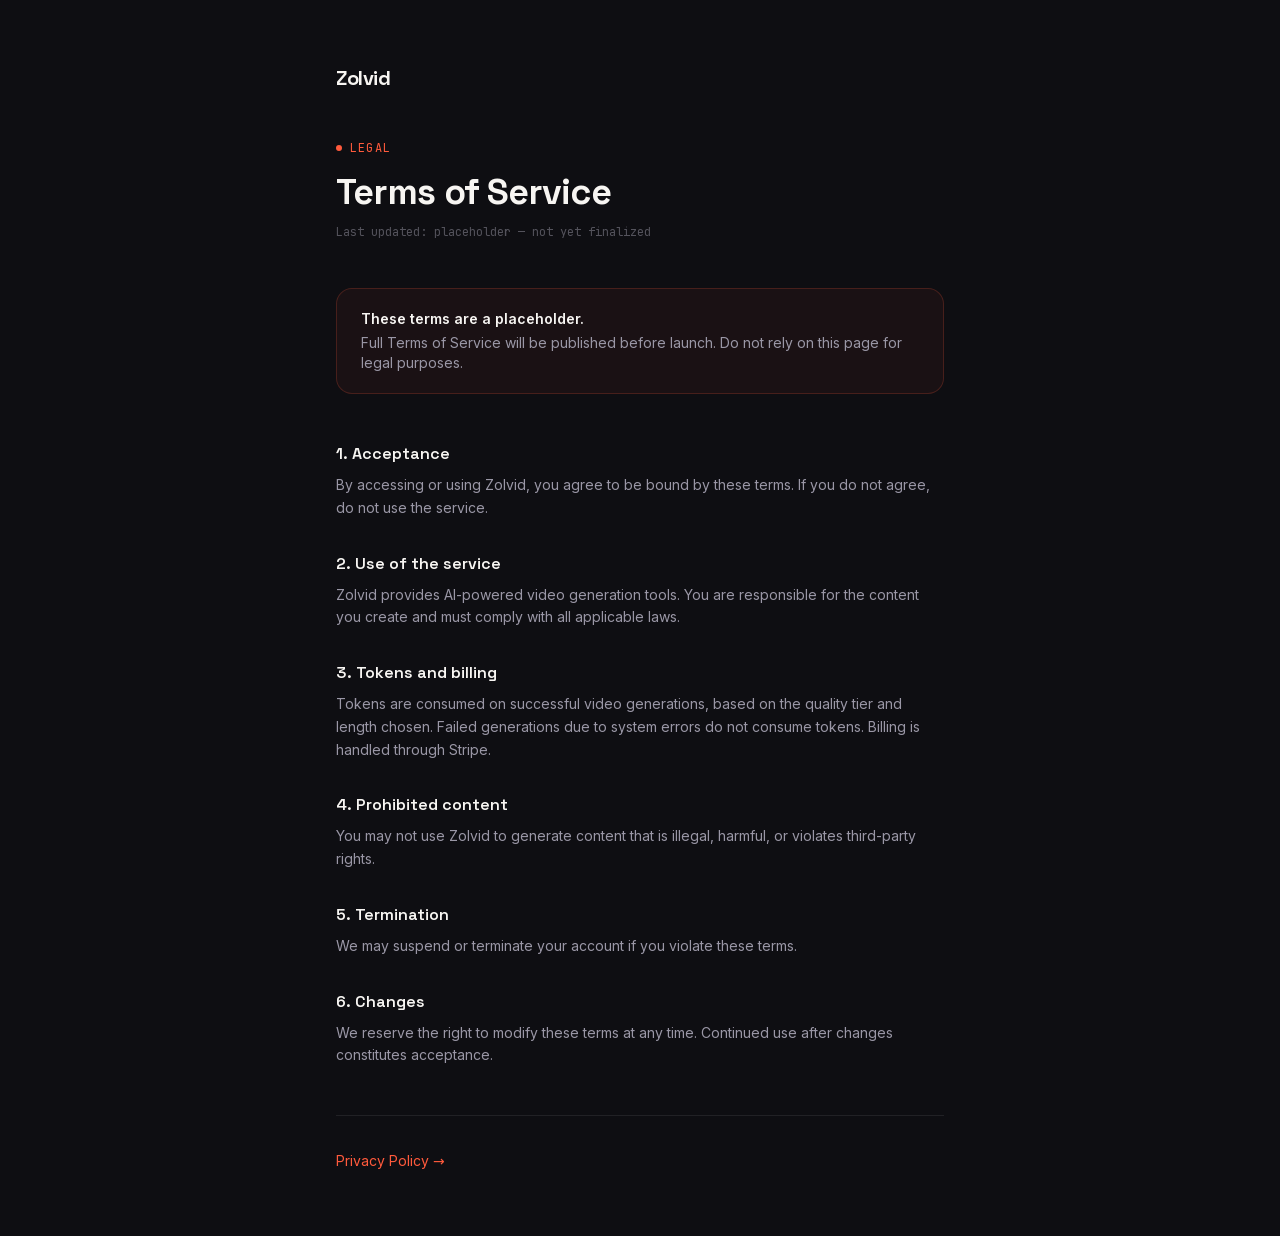
<file: terms/index.html>
<!DOCTYPE html><html lang="en" class="inter_7b064e0d-module__MOT0tq__variable space_grotesk_4f9f433b-module__fJfFLG__variable jetbrains_mono_84d6efd-module__5Hl15a__variable"><head><meta charSet="utf-8"/><meta name="viewport" content="width=device-width, initial-scale=1"/><link rel="preload" href="/_next/static/media/0c89a48fa5027cee-s.p.2cyn07wtgehh0.woff2" as="font" crossorigin="" type="font/woff2"/><link rel="preload" href="/_next/static/media/70bc3e132a0a741e-s.p.3t6q91iet4nsy.woff2" as="font" crossorigin="" type="font/woff2"/><link rel="preload" href="/_next/static/media/83afe278b6a6bb3c-s.p.2bn3s6zvc0dyp.woff2" as="font" crossorigin="" type="font/woff2"/><link rel="stylesheet" href="/_next/static/chunks/3ye4ijkf66g-g.css" data-precedence="next"/><link rel="preload" as="script" fetchPriority="low" href="/_next/static/chunks/310vm2bl3xxpt.js"/><script src="/_next/static/chunks/2mmpezlrfmbu5.js" async=""></script><script src="/_next/static/chunks/08ttfj81-47mu.js" async=""></script><script src="/_next/static/chunks/2_ezsfw8cmub8.js" async=""></script><script src="/_next/static/chunks/turbopack-0hkmx8o620ei7.js" async=""></script><script src="/_next/static/chunks/0h2qsuyze9ds1.js" async="" crossorigin=""></script><script src="/_next/static/chunks/22i43cg4l4-dq.js" async="" crossorigin=""></script><title>Terms of Service — Zolvid</title><meta name="description" content="Create faceless YouTube Shorts and TikToks in seconds. Type your idea, Zolvid writes, voices, and edits — you just post."/><meta property="og:title" content="Zolvid — Type an idea. Get a video."/><meta property="og:description" content="Create faceless YouTube Shorts and TikToks in seconds. Type your idea, Zolvid writes, voices, and edits — you just post."/><meta property="og:type" content="website"/><meta name="twitter:card" content="summary"/><meta name="twitter:title" content="Zolvid — Type an idea. Get a video."/><meta name="twitter:description" content="Create faceless YouTube Shorts and TikToks in seconds. Type your idea, Zolvid writes, voices, and edits — you just post."/><link rel="icon" href="/favicon.ico?favicon.1x2ncvco8ntof.ico" sizes="48x48" type="image/x-icon"/><link rel="icon" href="/icon.png?icon.1e4gywg3m7mqs.png" sizes="512x512" type="image/png"/><link rel="apple-touch-icon" href="/apple-icon.png?apple-icon.22vttq2as-rik.png" sizes="180x180" type="image/png"/><meta name="next-size-adjust" content=""/><script src="/_next/static/chunks/0cz1d0mv5g_q7.js" noModule=""></script></head><body class="min-h-screen antialiased"><div hidden=""><!--$--><!--/$--></div><div class="min-h-screen bg-ink"><div class="max-w-2xl mx-auto px-5 py-16 sm:px-8"><a class="font-display font-bold text-xl text-paper tracking-tight block mb-12" href="/">Zolvid</a><div class="flex items-center gap-2 font-mono text-xs text-signal tracking-widest uppercase mb-4"><span class="w-1.5 h-1.5 rounded-full bg-signal"></span>Legal</div><h1 class="font-display font-bold text-4xl text-paper tracking-tight mb-3">Terms of Service</h1><p class="font-mono text-xs text-mist/50 mb-12">Last updated: placeholder — not yet finalized</p><div class="bg-signal/5 border border-signal/20 rounded-2xl px-6 py-5 mb-12"><p class="text-paper text-sm font-semibold mb-1">These terms are a placeholder.</p><p class="text-mist text-sm">Full Terms of Service will be published before launch. Do not rely on this page for legal purposes.</p></div><div class="flex flex-col gap-8 text-mist text-sm leading-relaxed"><div><h2 class="font-display font-semibold text-base text-paper mb-2">1. Acceptance</h2><p>By accessing or using Zolvid, you agree to be bound by these terms. If you do not agree, do not use the service.</p></div><div><h2 class="font-display font-semibold text-base text-paper mb-2">2. Use of the service</h2><p>Zolvid provides AI-powered video generation tools. You are responsible for the content you create and must comply with all applicable laws.</p></div><div><h2 class="font-display font-semibold text-base text-paper mb-2">3. Tokens and billing</h2><p>Tokens are consumed on successful video generations, based on the quality tier and length chosen. Failed generations due to system errors do not consume tokens. Billing is handled through Stripe.</p></div><div><h2 class="font-display font-semibold text-base text-paper mb-2">4. Prohibited content</h2><p>You may not use Zolvid to generate content that is illegal, harmful, or violates third-party rights.</p></div><div><h2 class="font-display font-semibold text-base text-paper mb-2">5. Termination</h2><p>We may suspend or terminate your account if you violate these terms.</p></div><div><h2 class="font-display font-semibold text-base text-paper mb-2">6. Changes</h2><p>We reserve the right to modify these terms at any time. Continued use after changes constitutes acceptance.</p></div></div><div class="mt-12 pt-8 border-t border-white/8"><a class="text-signal text-sm hover:text-signal/80 transition-colors" href="/privacy/">Privacy Policy →</a></div></div></div><!--$--><!--/$--><script src="/_next/static/chunks/310vm2bl3xxpt.js" id="_R_" async=""></script><script>(self.__next_f=self.__next_f||[]).push([0])</script><script>self.__next_f.push([1,"1:\"$Sreact.fragment\"\n2:I[39756,[\"/_next/static/chunks/0h2qsuyze9ds1.js\"],\"default\"]\n3:I[37457,[\"/_next/static/chunks/0h2qsuyze9ds1.js\"],\"default\"]\n4:I[22016,[\"/_next/static/chunks/0h2qsuyze9ds1.js\",\"/_next/static/chunks/22i43cg4l4-dq.js\"],\"\"]\ne:I[68027,[\"/_next/static/chunks/0h2qsuyze9ds1.js\"],\"default\",1]\n:HL[\"/_next/static/chunks/3ye4ijkf66g-g.css\",\"style\"]\n:HL[\"/_next/static/media/0c89a48fa5027cee-s.p.2cyn07wtgehh0.woff2\",\"font\",{\"crossOrigin\":\"\",\"type\":\"font/woff2\"}]\n:HL[\"/_next/static/media/70bc3e132a0a741e-s.p.3t6q91iet4nsy.woff2\",\"font\",{\"crossOrigin\":\"\",\"type\":\"font/woff2\"}]\n:HL[\"/_next/static/media/83afe278b6a6bb3c-s.p.2bn3s6zvc0dyp.woff2\",\"font\",{\"crossOrigin\":\"\",\"type\":\"font/woff2\"}]\nc:X\n0:{\"P\":null,\"c\":[\"\",\"terms\",\"\"],\"q\":\"\",\"i\":false,\"f\":[[[\"\",{\"children\":[\"terms\",{\"children\":[\"__PAGE__\",{},\"$undefined\",\"$undefined\",4608]},\"$undefined\",\"$undefined\",4608]},\"$undefined\",\"$undefined\",4624],[[\"$\",\"$1\",\"c\",{\"children\":[[[\"$\",\"link\",\"0\",{\"rel\":\"stylesheet\",\"href\":\"/_next/static/chunks/3ye4ijkf66g-g.css\",\"precedence\":\"next\",\"crossOrigin\":\"$undefined\",\"nonce\":\"$undefined\"}],[\"$\",\"script\",\"script-0\",{\"src\":\"/_next/static/chunks/0h2qsuyze9ds1.js\",\"async\":true,\"nonce\":\"$undefined\"}]],[\"$\",\"html\",null,{\"lang\":\"en\",\"className\":\"inter_7b064e0d-module__MOT0tq__variable space_grotesk_4f9f433b-module__fJfFLG__variable jetbrains_mono_84d6efd-module__5Hl15a__variable\",\"children\":[\"$\",\"body\",null,{\"className\":\"min-h-screen antialiased\",\"children\":[\"$\",\"$L2\",null,{\"parallelRouterKey\":\"children\",\"error\":\"$undefined\",\"errorStyles\":\"$undefined\",\"errorScripts\":\"$undefined\",\"template\":[\"$\",\"$L3\",null,{}],\"templateStyles\":\"$undefined\",\"templateScripts\":\"$undefined\",\"notFound\":[[\"$\",\"div\",null,{\"className\":\"min-h-screen bg-ink flex flex-col items-center justify-center px-5 text-center\",\"children\":[[\"$\",\"div\",null,{\"className\":\"fixed top-0 left-1/2 -translate-x-1/2 w-[500px] h-[400px] rounded-full opacity-10 pointer-events-none blur-3xl\",\"style\":{\"background\":\"radial-gradient(ellipse, #FF5A3C 0%, transparent 70%)\"}}],[\"$\",\"div\",null,{\"className\":\"relative\",\"children\":[[\"$\",\"p\",null,{\"className\":\"font-mono text-xs text-signal tracking-widest uppercase mb-4\",\"children\":\"404\"}],[\"$\",\"h1\",null,{\"className\":\"font-display font-bold text-5xl sm:text-6xl text-paper tracking-tight mb-4\",\"children\":\"Page not found.\"}],[\"$\",\"p\",null,{\"className\":\"text-mist text-lg max-w-sm mx-auto mb-10\",\"children\":\"This page doesn't exist or was moved.\"}],[\"$\",\"div\",null,{\"className\":\"flex flex-col sm:flex-row gap-3 justify-center\",\"children\":[[\"$\",\"$L4\",null,{\"href\":\"/\",\"className\":\"bg-signal text-paper font-semibold text-sm px-6 py-3 rounded-xl hover:bg-signal/90 active:scale-95 transition-all\",\"children\":\"Go home\"}],[\"$\",\"$L4\",null,{\"href\":\"/app\",\"className\":\"bg-white/[0.06] border border-white/10 text-paper font-semibold text-sm px-6 py-3 rounded-xl hover:bg-white/10 active:scale-95 transition-all\",\"children\":\"Go to app\"}]]}]]}]]}],[]],\"forbidden\":\"$undefined\",\"unauthorized\":\"$undefined\"}]}]}]]}],{\"children\":[[\"$\",\"$1\",\"c\",{\"children\":[null,[\"$\",\"$L2\",null,{\"parallelRouterKey\":\"children\",\"error\":\"$undefined\",\"errorStyles\":\"$undefined\",\"errorScripts\":\"$undefined\",\"template\":[\"$\",\"$L3\",null,{}],\"templateStyles\":\"$undefined\",\"templateScripts\":\"$undefined\",\"notFound\":\"$undefined\",\"forbidden\":\"$undefined\",\"unauthorized\":\"$undefined\"}]]}],{\"children\":[[\"$\",\"$1\",\"c\",{\"children\":[[\"$\",\"div\",null,{\"className\":\"min-h-screen bg-ink\",\"children\":[\"$\",\"div\",null,{\"className\":\"max-w-2xl mx-auto px-5 py-16 sm:px-8\",\"children\":[[\"$\",\"$L4\",null,{\"href\":\"/\",\"className\":\"font-display font-bold text-xl text-paper tracking-tight block mb-12\",\"children\":\"Zolvid\"}],[\"$\",\"div\",null,{\"className\":\"flex items-center gap-2 font-mono text-xs text-signal tracking-widest uppercase mb-4\",\"children\":[[\"$\",\"span\",null,{\"className\":\"w-1.5 h-1.5 rounded-full bg-signal\"}],\"Legal\"]}],[\"$\",\"h1\",null,{\"className\":\"font-display font-bold text-4xl text-paper tracking-tight mb-3\",\"children\":\"Terms of Service\"}],[\"$\",\"p\",null,{\"className\":\"font-mono text-xs text-mist/50 mb-12\",\"children\":\"Last updated: placeholder — not yet finalized\"}],[\"$\",\"div\",null,{\"className\":\"bg-signal/5 border border-signal/20 rounded-2xl px-6 py-5 mb-12\",\"children\":[[\"$\",\"p\",null,{\"className\":\"text-paper text-sm font-semibold mb-1\",\"children\":\"These terms are a placeholder.\"}],[\"$\",\"p\",null,{\"className\":\"text-mist text-sm\",\"children\":\"Full Terms of Service will be published before launch. Do not rely on this page for legal purposes.\"}]]}],[\"$\",\"div\",null,{\"className\":\"flex flex-col gap-8 text-mist text-sm leading-relaxed\",\"children\":[[\"$\",\"div\",\"1. Acceptance\",{\"children\":[[\"$\",\"h2\",null,{\"className\":\"font-display font-semibold text-base text-paper mb-2\",\"children\":\"1. Acceptance\"}],[\"$\",\"p\",null,{\"children\":\"By accessing or using Zolvid, you agree to be bound by these terms. If you do not agree, do not use the service.\"}]]}],[\"$\",\"div\",\"2. Use of the service\",{\"children\":[[\"$\",\"h2\",null,{\"className\":\"font-display font-semibold text-base text-paper mb-2\",\"children\":\"2. Use of the service\"}],[\"$\",\"p\",null,{\"children\":\"Zolvid provides AI-powered video generation tools. You are responsible for the content you create and must comply with all applicable laws.\"}]]}],\"$L5\",\"$L6\",\"$L7\",\"$L8\"]}],\"$L9\"]}]}],[\"$La\"],\"$Lb\"]}],{},null,false,null]},null,false,\"$c\"]},null,false,null],\"$Ld\",false]],\"m\":\"$undefined\",\"G\":[\"$e\",[\"$Lf\"]],\"S\":true,\"h\":null,\"r\":\"$undefined\",\"s\":\"$undefined\",\"a\":\"$undefined\",\"l\":\"$undefined\",\"p\":\"$undefined\",\"d\":\"$undefined\",\"b\":\"Q8nCvHsgjTaQmakFK8Eim\"}\n10:I[97367,[\"/_next/static/chunks/0h2qsuyze9ds1.js\"],\"OutletBoundary\"]\n11:\"$Sreact.suspense\"\n13:I[97367,[\"/_next/static/chunks/0h2qsuyze9ds1.js\"],\"ViewportBoundary\"]\n15:I[97367,[\"/_next/static/chunks/0h2qsuyze9ds1.js\"],\"MetadataBoundary\"]\n5:[\"$\",\"div\",\"3. Tokens and billing\",{\"children\":[[\"$\",\"h2\",null,{\"className\":\"font-display font-semibold text-base text-paper mb-2\",\"children\":\"3. Tokens and billing\"}],[\"$\",\"p\",null,{\"children\":\"Tokens are consumed on successful video generations, based on the quality tier and length chosen. Failed generations due to system errors do not consume tokens. Billing is handled through Stripe.\"}]]}]\n6:[\"$\",\"div\",\"4. Prohibited content\",{\"children\":[[\"$\",\"h2\",null,{\"className\":\"font-display font-semibold text-base text-paper mb-2\",\"children\":\"4. Prohibited content\"}],[\"$\",\"p\",null,{\"children\":\"You may not use Zolvid to generate content that is illegal, harmful, or violates third-party rights.\"}]]}]\n7:[\"$\",\"div\",\"5. Termination\",{\"children\":[[\"$\",\"h2\",null,{\"className\":\"font-display font-semibold text-base text-paper mb-2\",\"children\":\"5. Termination\"}],[\"$\",\"p\",null,{\"children\":\"We may suspend or terminate your account if you violate these terms.\"}]]}]\n8:[\"$\",\"div\",\"6. Changes\",{\"children\":[[\"$\",\"h2\",null,{\"className\":\"font-display font-semibold text-base text-paper mb-2\",\"children\":\"6. Changes\"}],[\"$\",\"p\",null,{\"children\":\"We reserve the right to modify these terms at any time. Continued use after changes constitutes acceptance.\"}]]}]\n9:[\"$\",\"div\",null,{\"className\":\"mt-12 pt-8 border-t border-white/8\",\"children\":[\"$\",\"$L4\",null,{\"href\":\"/privacy\",\"className\":\"text-signal text-sm hover:text-signal/80 transition-colors\",\"children\":\"Privacy Policy →\"}]}]\na:[\"$\",\"script\",\"script-0\",{\"src\":\"/_next/static/chunks/22i43cg4l4-dq.js\",\"async\":true,\"nonce\":\"$undefined\"}]\nb:[\"$\",\"$L10\",null,{\"children\":[\"$\",\"$11\",null,{\"name\":\"Next.MetadataOutlet\",\"children\":\"$@12\"}]}]\nd:[\"$\",\"$1\",\"h\",{\"children\":[null,[\"$\",\"$L13\",null,{\"children\":\"$L14\"}],[\"$\",\"div\",null,{\"hidden\":true,\"children\":[\"$\",\"$L15\",null,{\"children\":[\"$\",\"$11\",null,{\"name\":\"Next.Metadata\",\"children\":\"$L16\"}]}]}],[\"$\",\"meta\",null,{\"name\":\"next-size-adjust\",\"content\":\"\"}]]}]\nf:[\"$\",\"link\",\"0\",{\"rel\":\"stylesheet\",\"href\":\"/_next/static/chunks/3ye4ijkf66g-g.css\",\"precedence\":\"next\",\"crossOrigin\":\"$undefined\",\"nonce\":\"$undefined\"}]\nc:C\n14:[[\"$\",\"meta\",\"0\",{\"charSet\":\"utf-8\"}],[\"$\",\"meta\",\"1\",{\"name\":\"viewport\",\"content\":\"width=device-width, initial-scale=1\"}]]\n17:I[27201,[\"/_next/static/chunks/0h2qsuyze9ds1.js\"],\"IconMark\"]\n12:null\n16:[[\"$\",\"title\",\"0\",{\"children\":\"Terms of Service — Zolvid\"}],[\"$\",\"meta\",\"1\",{\"name\":\"description\",\"content\":\"Create faceless YouTube Shorts and TikToks in seconds. Type your idea, Zolvid writes, voices, and edits — you just post.\"}],[\"$\",\"meta\",\"2\",{\"property\":\"og:title\",\"content\":\"Zolvid — Type an idea. Get a video.\"}],[\"$\",\"meta\",\"3\",{\"property\":\"og:description\",\"content\":\"Create faceless YouTube Shorts and TikToks in seconds. Type your idea, Zolvid writes, voices, and edits — you just post.\"}],[\"$\",\"meta\",\"4\",{\"property\":\"og:type\",\"content\":\"website\"}],[\"$\",\"meta\",\"5\",{\"name\":\"twitter:card\",\"content\":\"summary\"}],[\"$\",\"meta\",\"6\",{\"name\":\"twitter:title\",\"content\":\"Zolvid — Type an idea. Get a video.\"}],[\"$\",\"meta\",\"7\",{\"name\":\"twitter:description\",\"content\":\"Create faceless YouTube Shorts and TikToks in seconds. Type your idea, Zolvid writes, voices, and edits — you just post.\"}],[\"$\",\"link\",\"8\",{\"rel\":\"icon\",\"href\":\"/favicon.ico?favicon.1x2ncvco8ntof.ico\",\"sizes\":\"48x48\",\"type\":\"image/x-icon\"}],[\"$\",\"link\",\"9\",{\"rel\":\"icon\",\"href\":\"/icon.png?icon.1e4gywg3m7mqs.png\",\"sizes\":\"512x512\",\"type\":\"image/png\"}],[\"$\",\"link\",\"10\",{\"rel\":\"apple-touch-icon\",\"href\":\"/apple-icon.png?apple-icon.22vttq2as-rik.png\",\"sizes\":\"180x180\",\"type\":\"image/png\"}],[\"$\",\"$L17\",\"11\",{}]]\n"])</script></body></html>
</file>
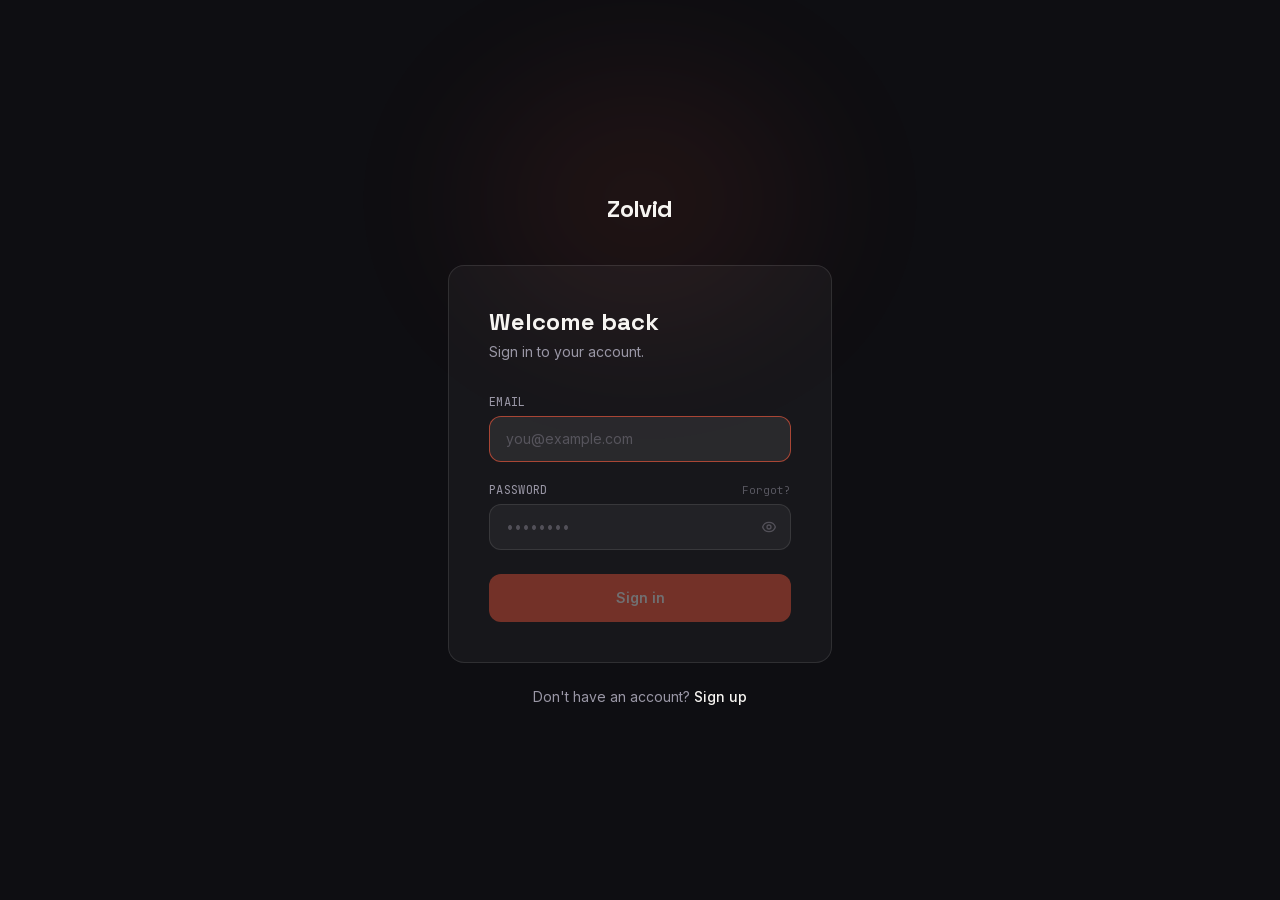
<file: app/account/index.html>
<!DOCTYPE html><html lang="en" class="inter_7b064e0d-module__MOT0tq__variable space_grotesk_4f9f433b-module__fJfFLG__variable jetbrains_mono_84d6efd-module__5Hl15a__variable"><head><meta charSet="utf-8"/><meta name="viewport" content="width=device-width, initial-scale=1"/><link rel="preload" href="/_next/static/media/0c89a48fa5027cee-s.p.2cyn07wtgehh0.woff2" as="font" crossorigin="" type="font/woff2"/><link rel="preload" href="/_next/static/media/70bc3e132a0a741e-s.p.3t6q91iet4nsy.woff2" as="font" crossorigin="" type="font/woff2"/><link rel="preload" href="/_next/static/media/83afe278b6a6bb3c-s.p.2bn3s6zvc0dyp.woff2" as="font" crossorigin="" type="font/woff2"/><link rel="stylesheet" href="/_next/static/chunks/3ye4ijkf66g-g.css" data-precedence="next"/><link rel="preload" as="script" fetchPriority="low" href="/_next/static/chunks/310vm2bl3xxpt.js"/><script src="/_next/static/chunks/2mmpezlrfmbu5.js" async=""></script><script src="/_next/static/chunks/08ttfj81-47mu.js" async=""></script><script src="/_next/static/chunks/2_ezsfw8cmub8.js" async=""></script><script src="/_next/static/chunks/turbopack-0hkmx8o620ei7.js" async=""></script><script src="/_next/static/chunks/0h2qsuyze9ds1.js" async="" crossorigin=""></script><script src="/_next/static/chunks/22i43cg4l4-dq.js" async="" crossorigin=""></script><script src="/_next/static/chunks/0d0lpb1swylsh.js" async="" crossorigin=""></script><script src="/_next/static/chunks/3bwnaig-6uu64.js" async="" crossorigin=""></script><script src="/_next/static/chunks/1qvqyhxiks0e4.js" async="" crossorigin=""></script><title>Zolvid — Type an idea. Get a video.</title><meta name="description" content="Create faceless YouTube Shorts and TikToks in seconds. Type your idea, Zolvid writes, voices, and edits — you just post."/><meta property="og:title" content="Zolvid — Type an idea. Get a video."/><meta property="og:description" content="Create faceless YouTube Shorts and TikToks in seconds. Type your idea, Zolvid writes, voices, and edits — you just post."/><meta property="og:type" content="website"/><meta name="twitter:card" content="summary"/><meta name="twitter:title" content="Zolvid — Type an idea. Get a video."/><meta name="twitter:description" content="Create faceless YouTube Shorts and TikToks in seconds. Type your idea, Zolvid writes, voices, and edits — you just post."/><link rel="icon" href="/favicon.ico?favicon.1x2ncvco8ntof.ico" sizes="48x48" type="image/x-icon"/><link rel="icon" href="/icon.png?icon.1e4gywg3m7mqs.png" sizes="512x512" type="image/png"/><link rel="apple-touch-icon" href="/apple-icon.png?apple-icon.22vttq2as-rik.png" sizes="180x180" type="image/png"/><meta name="next-size-adjust" content=""/><script src="/_next/static/chunks/0cz1d0mv5g_q7.js" noModule=""></script></head><body class="min-h-screen antialiased"><div hidden=""><!--$--><!--/$--></div><script src="/_next/static/chunks/310vm2bl3xxpt.js" id="_R_" async=""></script><script>(self.__next_f=self.__next_f||[]).push([0])</script><script>self.__next_f.push([1,"1:\"$Sreact.fragment\"\n2:I[39756,[\"/_next/static/chunks/0h2qsuyze9ds1.js\"],\"default\"]\n3:I[37457,[\"/_next/static/chunks/0h2qsuyze9ds1.js\"],\"default\"]\n4:I[22016,[\"/_next/static/chunks/0h2qsuyze9ds1.js\",\"/_next/static/chunks/22i43cg4l4-dq.js\"],\"\"]\n5:I[39756,[\"/_next/static/chunks/0h2qsuyze9ds1.js\"],\"LoadingBoundaryProvider\"]\n6:I[92825,[\"/_next/static/chunks/0h2qsuyze9ds1.js\"],\"ClientSegmentRoot\"]\n7:I[31897,[\"/_next/static/chunks/0h2qsuyze9ds1.js\",\"/_next/static/chunks/0d0lpb1swylsh.js\",\"/_next/static/chunks/3bwnaig-6uu64.js\"],\"default\"]\n9:I[47257,[\"/_next/static/chunks/0h2qsuyze9ds1.js\"],\"ClientPageRoot\"]\na:I[70780,[\"/_next/static/chunks/0h2qsuyze9ds1.js\",\"/_next/static/chunks/0d0lpb1swylsh.js\",\"/_next/static/chunks/3bwnaig-6uu64.js\",\"/_next/static/chunks/1qvqyhxiks0e4.js\"],\"default\"]\nd:I[97367,[\"/_next/static/chunks/0h2qsuyze9ds1.js\"],\"OutletBoundary\"]\ne:\"$Sreact.suspense\"\n11:I[97367,[\"/_next/static/chunks/0h2qsuyze9ds1.js\"],\"ViewportBoundary\"]\n13:I[97367,[\"/_next/static/chunks/0h2qsuyze9ds1.js\"],\"MetadataBoundary\"]\n15:I[68027,[\"/_next/static/chunks/0h2qsuyze9ds1.js\"],\"default\",1]\n:HL[\"/_next/static/chunks/3ye4ijkf66g-g.css\",\"style\"]\n:HL[\"/_next/static/media/0c89a48fa5027cee-s.p.2cyn07wtgehh0.woff2\",\"font\",{\"crossOrigin\":\"\",\"type\":\"font/woff2\"}]\n:HL[\"/_next/static/media/70bc3e132a0a741e-s.p.3t6q91iet4nsy.woff2\",\"font\",{\"crossOrigin\":\"\",\"type\":\"font/woff2\"}]\n:HL[\"/_next/static/media/83afe278b6a6bb3c-s.p.2bn3s6zvc0dyp.woff2\",\"font\",{\"crossOrigin\":\"\",\"type\":\"font/woff2\"}]\n10:X\n0:{\"P\":null,\"c\":[\"\",\"app\",\"account\",\"\"],\"q\":\"\",\"i\":false,\"f\":[[[\"\",{\"children\":[\"app\",{\"children\":[\"account\",{\"children\":[\"__PAGE__\",{},\"$undefined\",\"$undefined\",4608]},\"$undefined\",\"$undefined\",4608]},\"$undefined\",\"$undefined\",4612]},\"$undefined\",\"$undefined\",4632],[[\"$\",\"$1\",\"c\",{\"children\":[[[\"$\",\"link\",\"0\",{\"rel\":\"stylesheet\",\"href\":\"/_next/static/chunks/3ye4ijkf66g-g.css\",\"precedence\":\"next\",\"crossOrigin\":\"$undefined\",\"nonce\":\"$undefined\"}],[\"$\",\"script\",\"script-0\",{\"src\":\"/_next/static/chunks/0h2qsuyze9ds1.js\",\"async\":true,\"nonce\":\"$undefined\"}]],[\"$\",\"html\",null,{\"lang\":\"en\",\"className\":\"inter_7b064e0d-module__MOT0tq__variable space_grotesk_4f9f433b-module__fJfFLG__variable jetbrains_mono_84d6efd-module__5Hl15a__variable\",\"children\":[\"$\",\"body\",null,{\"className\":\"min-h-screen antialiased\",\"children\":[\"$\",\"$L2\",null,{\"parallelRouterKey\":\"children\",\"error\":\"$undefined\",\"errorStyles\":\"$undefined\",\"errorScripts\":\"$undefined\",\"template\":[\"$\",\"$L3\",null,{}],\"templateStyles\":\"$undefined\",\"templateScripts\":\"$undefined\",\"notFound\":[[\"$\",\"div\",null,{\"className\":\"min-h-screen bg-ink flex flex-col items-center justify-center px-5 text-center\",\"children\":[[\"$\",\"div\",null,{\"className\":\"fixed top-0 left-1/2 -translate-x-1/2 w-[500px] h-[400px] rounded-full opacity-10 pointer-events-none blur-3xl\",\"style\":{\"background\":\"radial-gradient(ellipse, #FF5A3C 0%, transparent 70%)\"}}],[\"$\",\"div\",null,{\"className\":\"relative\",\"children\":[[\"$\",\"p\",null,{\"className\":\"font-mono text-xs text-signal tracking-widest uppercase mb-4\",\"children\":\"404\"}],[\"$\",\"h1\",null,{\"className\":\"font-display font-bold text-5xl sm:text-6xl text-paper tracking-tight mb-4\",\"children\":\"Page not found.\"}],[\"$\",\"p\",null,{\"className\":\"text-mist text-lg max-w-sm mx-auto mb-10\",\"children\":\"This page doesn't exist or was moved.\"}],[\"$\",\"div\",null,{\"className\":\"flex flex-col sm:flex-row gap-3 justify-center\",\"children\":[[\"$\",\"$L4\",null,{\"href\":\"/\",\"className\":\"bg-signal text-paper font-semibold text-sm px-6 py-3 rounded-xl hover:bg-signal/90 active:scale-95 transition-all\",\"children\":\"Go home\"}],[\"$\",\"$L4\",null,{\"href\":\"/app\",\"className\":\"bg-white/[0.06] border border-white/10 text-paper font-semibold text-sm px-6 py-3 rounded-xl hover:bg-white/10 active:scale-95 transition-all\",\"children\":\"Go to app\"}]]}]]}]]}],[]],\"forbidden\":\"$undefined\",\"unauthorized\":\"$undefined\"}]}]}]]}],{\"children\":[[\"$\",\"$L5\",null,{\"loading\":[[\"$\",\"div\",\"l\",{\"className\":\"max-w-3xl mx-auto px-5 py-10 sm:px-8 flex flex-col gap-6 animate-pulse\",\"children\":[[\"$\",\"div\",null,{\"className\":\"h-8 w-40 bg-white/[0.06] rounded-xl\"}],[\"$\",\"div\",null,{\"className\":\"h-4 w-64 bg-white/[0.04] rounded-xl\"}],[\"$\",\"div\",null,{\"className\":\"h-40 bg-white/[0.04] border border-white/5 rounded-2xl mt-4\"}],[\"$\",\"div\",null,{\"className\":\"h-32 bg-white/[0.04] border border-white/5 rounded-2xl\"}],[\"$\",\"div\",null,{\"className\":\"h-32 bg-white/[0.04] border border-white/5 rounded-2xl\"}]]}],[],null],\"children\":[\"$\",\"$1\",\"c\",{\"children\":[[[\"$\",\"script\",\"script-0\",{\"src\":\"/_next/static/chunks/0d0lpb1swylsh.js\",\"async\":true,\"nonce\":\"$undefined\"}],[\"$\",\"script\",\"script-1\",{\"src\":\"/_next/static/chunks/3bwnaig-6uu64.js\",\"async\":true,\"nonce\":\"$undefined\"}]],[\"$\",\"$L6\",null,{\"Component\":\"$7\",\"slots\":{\"children\":[\"$\",\"$L2\",null,{\"parallelRouterKey\":\"children\",\"error\":\"$undefined\",\"errorStyles\":\"$undefined\",\"errorScripts\":\"$undefined\",\"template\":[\"$\",\"$L3\",null,{}],\"templateStyles\":\"$undefined\",\"templateScripts\":\"$undefined\",\"notFound\":\"$undefined\",\"forbidden\":\"$undefined\",\"unauthorized\":\"$undefined\"}]},\"serverProvidedParams\":{\"params\":{},\"promises\":[\"$@8\"]}}]]}]}],{\"children\":[[\"$\",\"$1\",\"c\",{\"children\":[null,[\"$\",\"$L2\",null,{\"parallelRouterKey\":\"children\",\"error\":\"$undefined\",\"errorStyles\":\"$undefined\",\"errorScripts\":\"$undefined\",\"template\":[\"$\",\"$L3\",null,{}],\"templateStyles\":\"$undefined\",\"templateScripts\":\"$undefined\",\"notFound\":\"$undefined\",\"forbidden\":\"$undefined\",\"unauthorized\":\"$undefined\"}]]}],{\"children\":[[\"$\",\"$1\",\"c\",{\"children\":[[\"$\",\"$L9\",null,{\"Component\":\"$a\",\"serverProvidedParams\":{\"searchParams\":{},\"params\":\"$0:f:0:1:1:children:0:props:children:props:children:1:props:serverProvidedParams:params\",\"promises\":[\"$@b\",\"$@c\"]}}],[[\"$\",\"script\",\"script-0\",{\"src\":\"/_next/static/chunks/1qvqyhxiks0e4.js\",\"async\":true,\"nonce\":\"$undefined\"}]],[\"$\",\"$Ld\",null,{\"children\":[\"$\",\"$e\",null,{\"name\":\"Next.MetadataOutlet\",\"children\":\"$@f\"}]}]]}],{},null,false,null]},null,false,\"$10\"]},null,false,null]},null,false,null],[\"$\",\"$1\",\"h\",{\"children\":[null,[\"$\",\"$L11\",null,{\"children\":\"$L12\"}],[\"$\",\"div\",null,{\"hidden\":true,\"children\":[\"$\",\"$L13\",null,{\"children\":[\"$\",\"$e\",null,{\"name\":\"Next.Metadata\",\"children\":\"$L14\"}]}]}],[\"$\",\"meta\",null,{\"name\":\"next-size-adjust\",\"content\":\"\"}]]}],false]],\"m\":\"$undefined\",\"G\":[\"$15\",[[\"$\",\"link\",\"0\",{\"rel\":\"stylesheet\",\"href\":\"/_next/static/chunks/3ye4ijkf66g-g.css\",\"precedence\":\"next\",\"crossOrigin\":\"$undefined\",\"nonce\":\"$undefined\"}]]],\"S\":true,\"h\":null,\"r\":\"$undefined\",\"s\":\"$undefined\",\"a\":\"$undefined\",\"l\":\"$undefined\",\"p\":\"$undefined\",\"d\":\"$undefined\",\"b\":\"Q8nCvHsgjTaQmakFK8Eim\"}\n10:C\n8:\"$0:f:0:1:1:children:0:props:children:props:children:1:props:serverProvidedParams:params\"\nb:{}\nc:\"$0:f:0:1:1:children:0:props:children:props:children:1:props:serverProvidedParams:params\"\n12:[[\"$\",\"meta\",\"0\",{\"charSet\":\"utf-8\"}],[\"$\",\"meta\",\"1\",{\"name\":\"viewport\",\"content\":\"width=device-width, initial-scale=1\"}]]\n16:I[27201,[\"/_next/static/chunks/0h2qsuyze9ds1.js\"],\"IconMark\"]\nf:null\n14:[[\"$\",\"title\",\"0\",{\"children\":\"Zolvid — Type an idea. Get a video.\"}],[\"$\",\"meta\",\"1\",{\"name\":\"description\",\"content\":\"Create faceless YouTube Shorts and TikToks in seconds. Type your idea, Zolvid writes, voices, and edits — you just post.\"}],[\"$\",\"meta\",\"2\",{\"property\":\"og:title\",\"content\":\"Zolvid — Type an idea. Get a video.\"}],[\"$\",\"meta\",\"3\",{\"property\":\"og:description\",\"content\":\"Create faceless YouTube Shorts and TikToks in seconds. Type your idea, Zolvid writes, voices, and edits — you just post.\"}],[\"$\",\"meta\",\"4\",{\"property\":\"og:type\",\"content\":\"website\"}],[\"$\",\"meta\",\"5\",{\"name\":\"twitter:card\",\"content\":\"summary\"}],[\"$\",\"meta\",\"6\",{\"name\":\"twitter:title\",\"content\":\"Zolvid — Type an idea. Get a video.\"}],[\"$\",\"meta\",\"7\",{\"name\":\"twitter:description\",\"content\":\"Create faceless YouTube Shorts and TikToks in seconds. Type your idea, Zolvid writes, voices, and edits — you just post.\"}],[\"$\",\"link\",\"8\",{\"rel\":\"icon\",\"href\":\"/favicon.ico?favicon.1x2ncvco8ntof.ico\",\"sizes\":\"48x48\",\"type\":\"image/x-icon\"}],[\"$\",\"link\",\"9\",{\"rel\":\"icon\",\"href\":\"/icon.png?icon.1e4gywg3m7mqs.png\",\"sizes\":\"512x512\",\"type\":\"image/png\"}],[\"$\",\"link\",\"10\",{\"rel\":\"apple-touch-icon\",\"href\":\"/apple-icon.png?apple-icon.22vttq2as-rik.png\",\"sizes\":\"180x180\",\"type\":\"image/png\"}],[\"$\",\"$L16\",\"11\",{}]]\n"])</script></body></html>
</file>
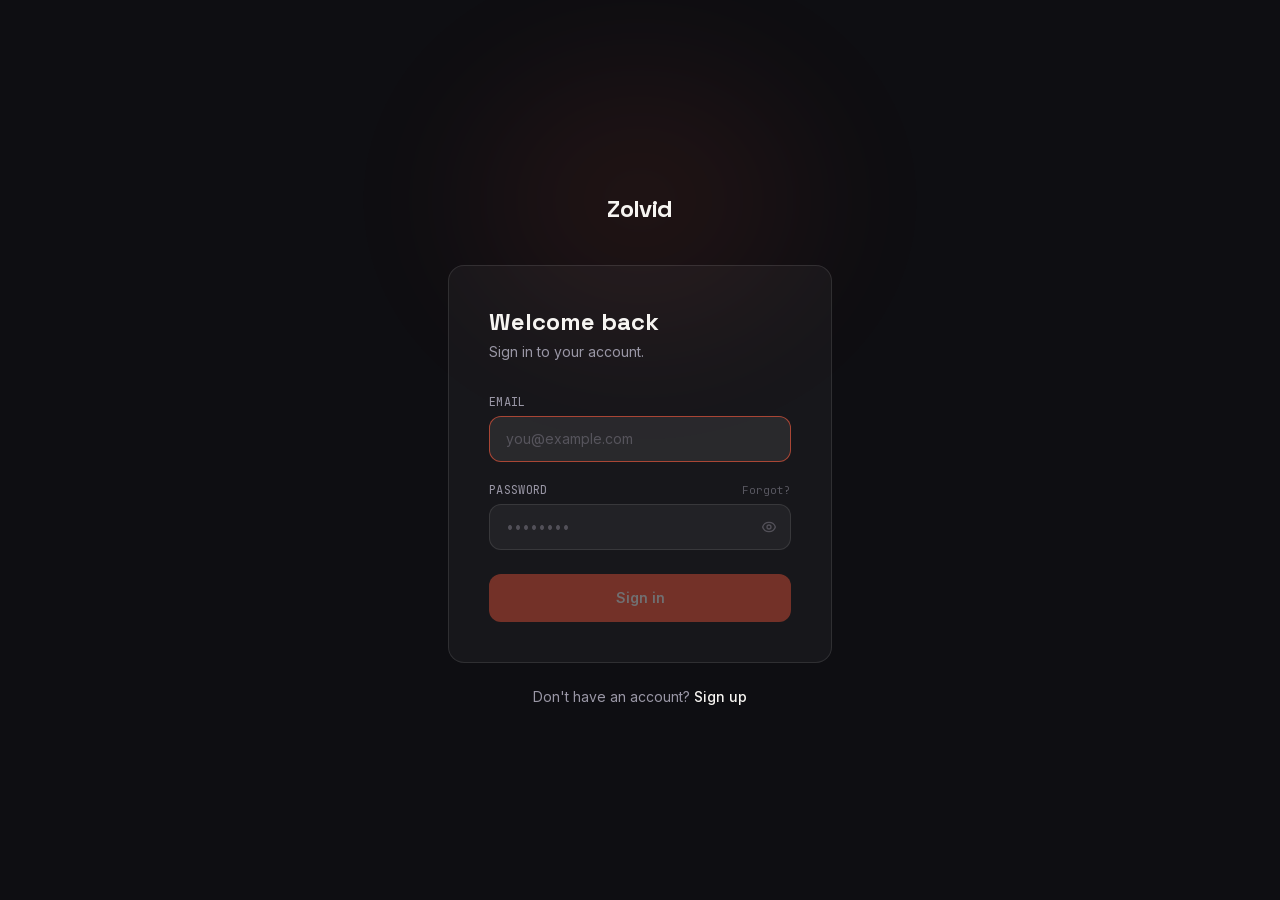
<file: app/history/index.html>
<!DOCTYPE html><html lang="en" class="inter_7b064e0d-module__MOT0tq__variable space_grotesk_4f9f433b-module__fJfFLG__variable jetbrains_mono_84d6efd-module__5Hl15a__variable"><head><meta charSet="utf-8"/><meta name="viewport" content="width=device-width, initial-scale=1"/><link rel="preload" href="/_next/static/media/0c89a48fa5027cee-s.p.2cyn07wtgehh0.woff2" as="font" crossorigin="" type="font/woff2"/><link rel="preload" href="/_next/static/media/70bc3e132a0a741e-s.p.3t6q91iet4nsy.woff2" as="font" crossorigin="" type="font/woff2"/><link rel="preload" href="/_next/static/media/83afe278b6a6bb3c-s.p.2bn3s6zvc0dyp.woff2" as="font" crossorigin="" type="font/woff2"/><link rel="stylesheet" href="/_next/static/chunks/3ye4ijkf66g-g.css" data-precedence="next"/><link rel="preload" as="script" fetchPriority="low" href="/_next/static/chunks/310vm2bl3xxpt.js"/><script src="/_next/static/chunks/2mmpezlrfmbu5.js" async=""></script><script src="/_next/static/chunks/08ttfj81-47mu.js" async=""></script><script src="/_next/static/chunks/2_ezsfw8cmub8.js" async=""></script><script src="/_next/static/chunks/turbopack-0hkmx8o620ei7.js" async=""></script><script src="/_next/static/chunks/0h2qsuyze9ds1.js" async="" crossorigin=""></script><script src="/_next/static/chunks/22i43cg4l4-dq.js" async="" crossorigin=""></script><script src="/_next/static/chunks/0d0lpb1swylsh.js" async="" crossorigin=""></script><script src="/_next/static/chunks/3bwnaig-6uu64.js" async="" crossorigin=""></script><script src="/_next/static/chunks/3e2_4k4g6a1yj.js" async="" crossorigin=""></script><title>Zolvid — Type an idea. Get a video.</title><meta name="description" content="Create faceless YouTube Shorts and TikToks in seconds. Type your idea, Zolvid writes, voices, and edits — you just post."/><meta property="og:title" content="Zolvid — Type an idea. Get a video."/><meta property="og:description" content="Create faceless YouTube Shorts and TikToks in seconds. Type your idea, Zolvid writes, voices, and edits — you just post."/><meta property="og:type" content="website"/><meta name="twitter:card" content="summary"/><meta name="twitter:title" content="Zolvid — Type an idea. Get a video."/><meta name="twitter:description" content="Create faceless YouTube Shorts and TikToks in seconds. Type your idea, Zolvid writes, voices, and edits — you just post."/><link rel="icon" href="/favicon.ico?favicon.1x2ncvco8ntof.ico" sizes="48x48" type="image/x-icon"/><link rel="icon" href="/icon.png?icon.1e4gywg3m7mqs.png" sizes="512x512" type="image/png"/><link rel="apple-touch-icon" href="/apple-icon.png?apple-icon.22vttq2as-rik.png" sizes="180x180" type="image/png"/><meta name="next-size-adjust" content=""/><script src="/_next/static/chunks/0cz1d0mv5g_q7.js" noModule=""></script></head><body class="min-h-screen antialiased"><div hidden=""><!--$--><!--/$--></div><script src="/_next/static/chunks/310vm2bl3xxpt.js" id="_R_" async=""></script><script>(self.__next_f=self.__next_f||[]).push([0])</script><script>self.__next_f.push([1,"1:\"$Sreact.fragment\"\n2:I[39756,[\"/_next/static/chunks/0h2qsuyze9ds1.js\"],\"default\"]\n3:I[37457,[\"/_next/static/chunks/0h2qsuyze9ds1.js\"],\"default\"]\n4:I[22016,[\"/_next/static/chunks/0h2qsuyze9ds1.js\",\"/_next/static/chunks/22i43cg4l4-dq.js\"],\"\"]\n5:I[39756,[\"/_next/static/chunks/0h2qsuyze9ds1.js\"],\"LoadingBoundaryProvider\"]\n6:I[92825,[\"/_next/static/chunks/0h2qsuyze9ds1.js\"],\"ClientSegmentRoot\"]\n7:I[31897,[\"/_next/static/chunks/0h2qsuyze9ds1.js\",\"/_next/static/chunks/0d0lpb1swylsh.js\",\"/_next/static/chunks/3bwnaig-6uu64.js\"],\"default\"]\n9:I[47257,[\"/_next/static/chunks/0h2qsuyze9ds1.js\"],\"ClientPageRoot\"]\na:I[8546,[\"/_next/static/chunks/0h2qsuyze9ds1.js\",\"/_next/static/chunks/0d0lpb1swylsh.js\",\"/_next/static/chunks/3bwnaig-6uu64.js\",\"/_next/static/chunks/3e2_4k4g6a1yj.js\"],\"default\"]\nd:I[97367,[\"/_next/static/chunks/0h2qsuyze9ds1.js\"],\"OutletBoundary\"]\ne:\"$Sreact.suspense\"\n11:I[97367,[\"/_next/static/chunks/0h2qsuyze9ds1.js\"],\"ViewportBoundary\"]\n13:I[97367,[\"/_next/static/chunks/0h2qsuyze9ds1.js\"],\"MetadataBoundary\"]\n15:I[68027,[\"/_next/static/chunks/0h2qsuyze9ds1.js\"],\"default\",1]\n:HL[\"/_next/static/chunks/3ye4ijkf66g-g.css\",\"style\"]\n:HL[\"/_next/static/media/0c89a48fa5027cee-s.p.2cyn07wtgehh0.woff2\",\"font\",{\"crossOrigin\":\"\",\"type\":\"font/woff2\"}]\n:HL[\"/_next/static/media/70bc3e132a0a741e-s.p.3t6q91iet4nsy.woff2\",\"font\",{\"crossOrigin\":\"\",\"type\":\"font/woff2\"}]\n:HL[\"/_next/static/media/83afe278b6a6bb3c-s.p.2bn3s6zvc0dyp.woff2\",\"font\",{\"crossOrigin\":\"\",\"type\":\"font/woff2\"}]\n10:X\n0:{\"P\":null,\"c\":[\"\",\"app\",\"history\",\"\"],\"q\":\"\",\"i\":false,\"f\":[[[\"\",{\"children\":[\"app\",{\"children\":[\"history\",{\"children\":[\"__PAGE__\",{},\"$undefined\",\"$undefined\",4608]},\"$undefined\",\"$undefined\",4608]},\"$undefined\",\"$undefined\",4612]},\"$undefined\",\"$undefined\",4632],[[\"$\",\"$1\",\"c\",{\"children\":[[[\"$\",\"link\",\"0\",{\"rel\":\"stylesheet\",\"href\":\"/_next/static/chunks/3ye4ijkf66g-g.css\",\"precedence\":\"next\",\"crossOrigin\":\"$undefined\",\"nonce\":\"$undefined\"}],[\"$\",\"script\",\"script-0\",{\"src\":\"/_next/static/chunks/0h2qsuyze9ds1.js\",\"async\":true,\"nonce\":\"$undefined\"}]],[\"$\",\"html\",null,{\"lang\":\"en\",\"className\":\"inter_7b064e0d-module__MOT0tq__variable space_grotesk_4f9f433b-module__fJfFLG__variable jetbrains_mono_84d6efd-module__5Hl15a__variable\",\"children\":[\"$\",\"body\",null,{\"className\":\"min-h-screen antialiased\",\"children\":[\"$\",\"$L2\",null,{\"parallelRouterKey\":\"children\",\"error\":\"$undefined\",\"errorStyles\":\"$undefined\",\"errorScripts\":\"$undefined\",\"template\":[\"$\",\"$L3\",null,{}],\"templateStyles\":\"$undefined\",\"templateScripts\":\"$undefined\",\"notFound\":[[\"$\",\"div\",null,{\"className\":\"min-h-screen bg-ink flex flex-col items-center justify-center px-5 text-center\",\"children\":[[\"$\",\"div\",null,{\"className\":\"fixed top-0 left-1/2 -translate-x-1/2 w-[500px] h-[400px] rounded-full opacity-10 pointer-events-none blur-3xl\",\"style\":{\"background\":\"radial-gradient(ellipse, #FF5A3C 0%, transparent 70%)\"}}],[\"$\",\"div\",null,{\"className\":\"relative\",\"children\":[[\"$\",\"p\",null,{\"className\":\"font-mono text-xs text-signal tracking-widest uppercase mb-4\",\"children\":\"404\"}],[\"$\",\"h1\",null,{\"className\":\"font-display font-bold text-5xl sm:text-6xl text-paper tracking-tight mb-4\",\"children\":\"Page not found.\"}],[\"$\",\"p\",null,{\"className\":\"text-mist text-lg max-w-sm mx-auto mb-10\",\"children\":\"This page doesn't exist or was moved.\"}],[\"$\",\"div\",null,{\"className\":\"flex flex-col sm:flex-row gap-3 justify-center\",\"children\":[[\"$\",\"$L4\",null,{\"href\":\"/\",\"className\":\"bg-signal text-paper font-semibold text-sm px-6 py-3 rounded-xl hover:bg-signal/90 active:scale-95 transition-all\",\"children\":\"Go home\"}],[\"$\",\"$L4\",null,{\"href\":\"/app\",\"className\":\"bg-white/[0.06] border border-white/10 text-paper font-semibold text-sm px-6 py-3 rounded-xl hover:bg-white/10 active:scale-95 transition-all\",\"children\":\"Go to app\"}]]}]]}]]}],[]],\"forbidden\":\"$undefined\",\"unauthorized\":\"$undefined\"}]}]}]]}],{\"children\":[[\"$\",\"$L5\",null,{\"loading\":[[\"$\",\"div\",\"l\",{\"className\":\"max-w-3xl mx-auto px-5 py-10 sm:px-8 flex flex-col gap-6 animate-pulse\",\"children\":[[\"$\",\"div\",null,{\"className\":\"h-8 w-40 bg-white/[0.06] rounded-xl\"}],[\"$\",\"div\",null,{\"className\":\"h-4 w-64 bg-white/[0.04] rounded-xl\"}],[\"$\",\"div\",null,{\"className\":\"h-40 bg-white/[0.04] border border-white/5 rounded-2xl mt-4\"}],[\"$\",\"div\",null,{\"className\":\"h-32 bg-white/[0.04] border border-white/5 rounded-2xl\"}],[\"$\",\"div\",null,{\"className\":\"h-32 bg-white/[0.04] border border-white/5 rounded-2xl\"}]]}],[],null],\"children\":[\"$\",\"$1\",\"c\",{\"children\":[[[\"$\",\"script\",\"script-0\",{\"src\":\"/_next/static/chunks/0d0lpb1swylsh.js\",\"async\":true,\"nonce\":\"$undefined\"}],[\"$\",\"script\",\"script-1\",{\"src\":\"/_next/static/chunks/3bwnaig-6uu64.js\",\"async\":true,\"nonce\":\"$undefined\"}]],[\"$\",\"$L6\",null,{\"Component\":\"$7\",\"slots\":{\"children\":[\"$\",\"$L2\",null,{\"parallelRouterKey\":\"children\",\"error\":\"$undefined\",\"errorStyles\":\"$undefined\",\"errorScripts\":\"$undefined\",\"template\":[\"$\",\"$L3\",null,{}],\"templateStyles\":\"$undefined\",\"templateScripts\":\"$undefined\",\"notFound\":\"$undefined\",\"forbidden\":\"$undefined\",\"unauthorized\":\"$undefined\"}]},\"serverProvidedParams\":{\"params\":{},\"promises\":[\"$@8\"]}}]]}]}],{\"children\":[[\"$\",\"$1\",\"c\",{\"children\":[null,[\"$\",\"$L2\",null,{\"parallelRouterKey\":\"children\",\"error\":\"$undefined\",\"errorStyles\":\"$undefined\",\"errorScripts\":\"$undefined\",\"template\":[\"$\",\"$L3\",null,{}],\"templateStyles\":\"$undefined\",\"templateScripts\":\"$undefined\",\"notFound\":\"$undefined\",\"forbidden\":\"$undefined\",\"unauthorized\":\"$undefined\"}]]}],{\"children\":[[\"$\",\"$1\",\"c\",{\"children\":[[\"$\",\"$L9\",null,{\"Component\":\"$a\",\"serverProvidedParams\":{\"searchParams\":{},\"params\":\"$0:f:0:1:1:children:0:props:children:props:children:1:props:serverProvidedParams:params\",\"promises\":[\"$@b\",\"$@c\"]}}],[[\"$\",\"script\",\"script-0\",{\"src\":\"/_next/static/chunks/3e2_4k4g6a1yj.js\",\"async\":true,\"nonce\":\"$undefined\"}]],[\"$\",\"$Ld\",null,{\"children\":[\"$\",\"$e\",null,{\"name\":\"Next.MetadataOutlet\",\"children\":\"$@f\"}]}]]}],{},null,false,null]},null,false,\"$10\"]},null,false,null]},null,false,null],[\"$\",\"$1\",\"h\",{\"children\":[null,[\"$\",\"$L11\",null,{\"children\":\"$L12\"}],[\"$\",\"div\",null,{\"hidden\":true,\"children\":[\"$\",\"$L13\",null,{\"children\":[\"$\",\"$e\",null,{\"name\":\"Next.Metadata\",\"children\":\"$L14\"}]}]}],[\"$\",\"meta\",null,{\"name\":\"next-size-adjust\",\"content\":\"\"}]]}],false]],\"m\":\"$undefined\",\"G\":[\"$15\",[[\"$\",\"link\",\"0\",{\"rel\":\"stylesheet\",\"href\":\"/_next/static/chunks/3ye4ijkf66g-g.css\",\"precedence\":\"next\",\"crossOrigin\":\"$undefined\",\"nonce\":\"$undefined\"}]]],\"S\":true,\"h\":null,\"r\":\"$undefined\",\"s\":\"$undefined\",\"a\":\"$undefined\",\"l\":\"$undefined\",\"p\":\"$undefined\",\"d\":\"$undefined\",\"b\":\"Q8nCvHsgjTaQmakFK8Eim\"}\n10:C\n8:\"$0:f:0:1:1:children:0:props:children:props:children:1:props:serverProvidedParams:params\"\nb:{}\nc:\"$0:f:0:1:1:children:0:props:children:props:children:1:props:serverProvidedParams:params\"\n12:[[\"$\",\"meta\",\"0\",{\"charSet\":\"utf-8\"}],[\"$\",\"meta\",\"1\",{\"name\":\"viewport\",\"content\":\"width=device-width, initial-scale=1\"}]]\n16:I[27201,[\"/_next/static/chunks/0h2qsuyze9ds1.js\"],\"IconMark\"]\nf:null\n14:[[\"$\",\"title\",\"0\",{\"children\":\"Zolvid — Type an idea. Get a video.\"}],[\"$\",\"meta\",\"1\",{\"name\":\"description\",\"content\":\"Create faceless YouTube Shorts and TikToks in seconds. Type your idea, Zolvid writes, voices, and edits — you just post.\"}],[\"$\",\"meta\",\"2\",{\"property\":\"og:title\",\"content\":\"Zolvid — Type an idea. Get a video.\"}],[\"$\",\"meta\",\"3\",{\"property\":\"og:description\",\"content\":\"Create faceless YouTube Shorts and TikToks in seconds. Type your idea, Zolvid writes, voices, and edits — you just post.\"}],[\"$\",\"meta\",\"4\",{\"property\":\"og:type\",\"content\":\"website\"}],[\"$\",\"meta\",\"5\",{\"name\":\"twitter:card\",\"content\":\"summary\"}],[\"$\",\"meta\",\"6\",{\"name\":\"twitter:title\",\"content\":\"Zolvid — Type an idea. Get a video.\"}],[\"$\",\"meta\",\"7\",{\"name\":\"twitter:description\",\"content\":\"Create faceless YouTube Shorts and TikToks in seconds. Type your idea, Zolvid writes, voices, and edits — you just post.\"}],[\"$\",\"link\",\"8\",{\"rel\":\"icon\",\"href\":\"/favicon.ico?favicon.1x2ncvco8ntof.ico\",\"sizes\":\"48x48\",\"type\":\"image/x-icon\"}],[\"$\",\"link\",\"9\",{\"rel\":\"icon\",\"href\":\"/icon.png?icon.1e4gywg3m7mqs.png\",\"sizes\":\"512x512\",\"type\":\"image/png\"}],[\"$\",\"link\",\"10\",{\"rel\":\"apple-touch-icon\",\"href\":\"/apple-icon.png?apple-icon.22vttq2as-rik.png\",\"sizes\":\"180x180\",\"type\":\"image/png\"}],[\"$\",\"$L16\",\"11\",{}]]\n"])</script></body></html>
</file>
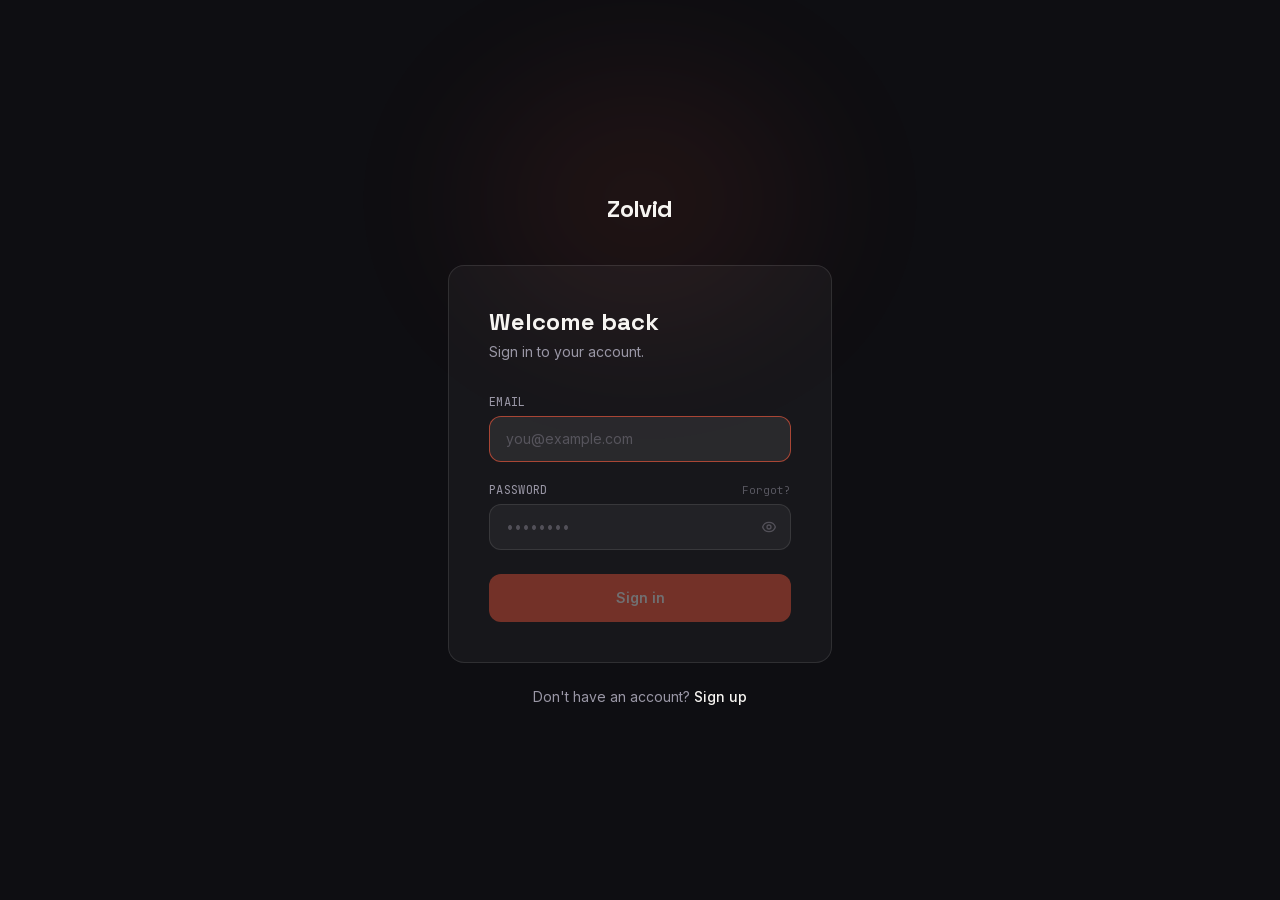
<file: app/subscription/index.html>
<!DOCTYPE html><html lang="en" class="inter_7b064e0d-module__MOT0tq__variable space_grotesk_4f9f433b-module__fJfFLG__variable jetbrains_mono_84d6efd-module__5Hl15a__variable"><head><meta charSet="utf-8"/><meta name="viewport" content="width=device-width, initial-scale=1"/><link rel="preload" href="/_next/static/media/0c89a48fa5027cee-s.p.2cyn07wtgehh0.woff2" as="font" crossorigin="" type="font/woff2"/><link rel="preload" href="/_next/static/media/70bc3e132a0a741e-s.p.3t6q91iet4nsy.woff2" as="font" crossorigin="" type="font/woff2"/><link rel="preload" href="/_next/static/media/83afe278b6a6bb3c-s.p.2bn3s6zvc0dyp.woff2" as="font" crossorigin="" type="font/woff2"/><link rel="stylesheet" href="/_next/static/chunks/3ye4ijkf66g-g.css" data-precedence="next"/><link rel="preload" as="script" fetchPriority="low" href="/_next/static/chunks/310vm2bl3xxpt.js"/><script src="/_next/static/chunks/2mmpezlrfmbu5.js" async=""></script><script src="/_next/static/chunks/08ttfj81-47mu.js" async=""></script><script src="/_next/static/chunks/2_ezsfw8cmub8.js" async=""></script><script src="/_next/static/chunks/turbopack-0hkmx8o620ei7.js" async=""></script><script src="/_next/static/chunks/0h2qsuyze9ds1.js" async="" crossorigin=""></script><script src="/_next/static/chunks/22i43cg4l4-dq.js" async="" crossorigin=""></script><script src="/_next/static/chunks/0d0lpb1swylsh.js" async="" crossorigin=""></script><script src="/_next/static/chunks/3bwnaig-6uu64.js" async="" crossorigin=""></script><script src="/_next/static/chunks/3g5cesaelihve.js" async="" crossorigin=""></script><title>Zolvid — Type an idea. Get a video.</title><meta name="description" content="Create faceless YouTube Shorts and TikToks in seconds. Type your idea, Zolvid writes, voices, and edits — you just post."/><meta property="og:title" content="Zolvid — Type an idea. Get a video."/><meta property="og:description" content="Create faceless YouTube Shorts and TikToks in seconds. Type your idea, Zolvid writes, voices, and edits — you just post."/><meta property="og:type" content="website"/><meta name="twitter:card" content="summary"/><meta name="twitter:title" content="Zolvid — Type an idea. Get a video."/><meta name="twitter:description" content="Create faceless YouTube Shorts and TikToks in seconds. Type your idea, Zolvid writes, voices, and edits — you just post."/><link rel="icon" href="/favicon.ico?favicon.1x2ncvco8ntof.ico" sizes="48x48" type="image/x-icon"/><link rel="icon" href="/icon.png?icon.1e4gywg3m7mqs.png" sizes="512x512" type="image/png"/><link rel="apple-touch-icon" href="/apple-icon.png?apple-icon.22vttq2as-rik.png" sizes="180x180" type="image/png"/><meta name="next-size-adjust" content=""/><script src="/_next/static/chunks/0cz1d0mv5g_q7.js" noModule=""></script></head><body class="min-h-screen antialiased"><div hidden=""><!--$--><!--/$--></div><script src="/_next/static/chunks/310vm2bl3xxpt.js" id="_R_" async=""></script><script>(self.__next_f=self.__next_f||[]).push([0])</script><script>self.__next_f.push([1,"1:\"$Sreact.fragment\"\n2:I[39756,[\"/_next/static/chunks/0h2qsuyze9ds1.js\"],\"default\"]\n3:I[37457,[\"/_next/static/chunks/0h2qsuyze9ds1.js\"],\"default\"]\n4:I[22016,[\"/_next/static/chunks/0h2qsuyze9ds1.js\",\"/_next/static/chunks/22i43cg4l4-dq.js\"],\"\"]\n5:I[39756,[\"/_next/static/chunks/0h2qsuyze9ds1.js\"],\"LoadingBoundaryProvider\"]\n6:I[92825,[\"/_next/static/chunks/0h2qsuyze9ds1.js\"],\"ClientSegmentRoot\"]\n7:I[31897,[\"/_next/static/chunks/0h2qsuyze9ds1.js\",\"/_next/static/chunks/0d0lpb1swylsh.js\",\"/_next/static/chunks/3bwnaig-6uu64.js\"],\"default\"]\n9:I[47257,[\"/_next/static/chunks/0h2qsuyze9ds1.js\"],\"ClientPageRoot\"]\na:I[84856,[\"/_next/static/chunks/0h2qsuyze9ds1.js\",\"/_next/static/chunks/0d0lpb1swylsh.js\",\"/_next/static/chunks/3bwnaig-6uu64.js\",\"/_next/static/chunks/3g5cesaelihve.js\"],\"default\"]\nd:I[97367,[\"/_next/static/chunks/0h2qsuyze9ds1.js\"],\"OutletBoundary\"]\ne:\"$Sreact.suspense\"\n11:I[97367,[\"/_next/static/chunks/0h2qsuyze9ds1.js\"],\"ViewportBoundary\"]\n13:I[97367,[\"/_next/static/chunks/0h2qsuyze9ds1.js\"],\"MetadataBoundary\"]\n15:I[68027,[\"/_next/static/chunks/0h2qsuyze9ds1.js\"],\"default\",1]\n:HL[\"/_next/static/chunks/3ye4ijkf66g-g.css\",\"style\"]\n:HL[\"/_next/static/media/0c89a48fa5027cee-s.p.2cyn07wtgehh0.woff2\",\"font\",{\"crossOrigin\":\"\",\"type\":\"font/woff2\"}]\n:HL[\"/_next/static/media/70bc3e132a0a741e-s.p.3t6q91iet4nsy.woff2\",\"font\",{\"crossOrigin\":\"\",\"type\":\"font/woff2\"}]\n:HL[\"/_next/static/media/83afe278b6a6bb3c-s.p.2bn3s6zvc0dyp.woff2\",\"font\",{\"crossOrigin\":\"\",\"type\":\"font/woff2\"}]\n10:X\n0:{\"P\":null,\"c\":[\"\",\"app\",\"subscription\",\"\"],\"q\":\"\",\"i\":false,\"f\":[[[\"\",{\"children\":[\"app\",{\"children\":[\"subscription\",{\"children\":[\"__PAGE__\",{},\"$undefined\",\"$undefined\",4608]},\"$undefined\",\"$undefined\",4608]},\"$undefined\",\"$undefined\",4612]},\"$undefined\",\"$undefined\",4632],[[\"$\",\"$1\",\"c\",{\"children\":[[[\"$\",\"link\",\"0\",{\"rel\":\"stylesheet\",\"href\":\"/_next/static/chunks/3ye4ijkf66g-g.css\",\"precedence\":\"next\",\"crossOrigin\":\"$undefined\",\"nonce\":\"$undefined\"}],[\"$\",\"script\",\"script-0\",{\"src\":\"/_next/static/chunks/0h2qsuyze9ds1.js\",\"async\":true,\"nonce\":\"$undefined\"}]],[\"$\",\"html\",null,{\"lang\":\"en\",\"className\":\"inter_7b064e0d-module__MOT0tq__variable space_grotesk_4f9f433b-module__fJfFLG__variable jetbrains_mono_84d6efd-module__5Hl15a__variable\",\"children\":[\"$\",\"body\",null,{\"className\":\"min-h-screen antialiased\",\"children\":[\"$\",\"$L2\",null,{\"parallelRouterKey\":\"children\",\"error\":\"$undefined\",\"errorStyles\":\"$undefined\",\"errorScripts\":\"$undefined\",\"template\":[\"$\",\"$L3\",null,{}],\"templateStyles\":\"$undefined\",\"templateScripts\":\"$undefined\",\"notFound\":[[\"$\",\"div\",null,{\"className\":\"min-h-screen bg-ink flex flex-col items-center justify-center px-5 text-center\",\"children\":[[\"$\",\"div\",null,{\"className\":\"fixed top-0 left-1/2 -translate-x-1/2 w-[500px] h-[400px] rounded-full opacity-10 pointer-events-none blur-3xl\",\"style\":{\"background\":\"radial-gradient(ellipse, #FF5A3C 0%, transparent 70%)\"}}],[\"$\",\"div\",null,{\"className\":\"relative\",\"children\":[[\"$\",\"p\",null,{\"className\":\"font-mono text-xs text-signal tracking-widest uppercase mb-4\",\"children\":\"404\"}],[\"$\",\"h1\",null,{\"className\":\"font-display font-bold text-5xl sm:text-6xl text-paper tracking-tight mb-4\",\"children\":\"Page not found.\"}],[\"$\",\"p\",null,{\"className\":\"text-mist text-lg max-w-sm mx-auto mb-10\",\"children\":\"This page doesn't exist or was moved.\"}],[\"$\",\"div\",null,{\"className\":\"flex flex-col sm:flex-row gap-3 justify-center\",\"children\":[[\"$\",\"$L4\",null,{\"href\":\"/\",\"className\":\"bg-signal text-paper font-semibold text-sm px-6 py-3 rounded-xl hover:bg-signal/90 active:scale-95 transition-all\",\"children\":\"Go home\"}],[\"$\",\"$L4\",null,{\"href\":\"/app\",\"className\":\"bg-white/[0.06] border border-white/10 text-paper font-semibold text-sm px-6 py-3 rounded-xl hover:bg-white/10 active:scale-95 transition-all\",\"children\":\"Go to app\"}]]}]]}]]}],[]],\"forbidden\":\"$undefined\",\"unauthorized\":\"$undefined\"}]}]}]]}],{\"children\":[[\"$\",\"$L5\",null,{\"loading\":[[\"$\",\"div\",\"l\",{\"className\":\"max-w-3xl mx-auto px-5 py-10 sm:px-8 flex flex-col gap-6 animate-pulse\",\"children\":[[\"$\",\"div\",null,{\"className\":\"h-8 w-40 bg-white/[0.06] rounded-xl\"}],[\"$\",\"div\",null,{\"className\":\"h-4 w-64 bg-white/[0.04] rounded-xl\"}],[\"$\",\"div\",null,{\"className\":\"h-40 bg-white/[0.04] border border-white/5 rounded-2xl mt-4\"}],[\"$\",\"div\",null,{\"className\":\"h-32 bg-white/[0.04] border border-white/5 rounded-2xl\"}],[\"$\",\"div\",null,{\"className\":\"h-32 bg-white/[0.04] border border-white/5 rounded-2xl\"}]]}],[],null],\"children\":[\"$\",\"$1\",\"c\",{\"children\":[[[\"$\",\"script\",\"script-0\",{\"src\":\"/_next/static/chunks/0d0lpb1swylsh.js\",\"async\":true,\"nonce\":\"$undefined\"}],[\"$\",\"script\",\"script-1\",{\"src\":\"/_next/static/chunks/3bwnaig-6uu64.js\",\"async\":true,\"nonce\":\"$undefined\"}]],[\"$\",\"$L6\",null,{\"Component\":\"$7\",\"slots\":{\"children\":[\"$\",\"$L2\",null,{\"parallelRouterKey\":\"children\",\"error\":\"$undefined\",\"errorStyles\":\"$undefined\",\"errorScripts\":\"$undefined\",\"template\":[\"$\",\"$L3\",null,{}],\"templateStyles\":\"$undefined\",\"templateScripts\":\"$undefined\",\"notFound\":\"$undefined\",\"forbidden\":\"$undefined\",\"unauthorized\":\"$undefined\"}]},\"serverProvidedParams\":{\"params\":{},\"promises\":[\"$@8\"]}}]]}]}],{\"children\":[[\"$\",\"$1\",\"c\",{\"children\":[null,[\"$\",\"$L2\",null,{\"parallelRouterKey\":\"children\",\"error\":\"$undefined\",\"errorStyles\":\"$undefined\",\"errorScripts\":\"$undefined\",\"template\":[\"$\",\"$L3\",null,{}],\"templateStyles\":\"$undefined\",\"templateScripts\":\"$undefined\",\"notFound\":\"$undefined\",\"forbidden\":\"$undefined\",\"unauthorized\":\"$undefined\"}]]}],{\"children\":[[\"$\",\"$1\",\"c\",{\"children\":[[\"$\",\"$L9\",null,{\"Component\":\"$a\",\"serverProvidedParams\":{\"searchParams\":{},\"params\":\"$0:f:0:1:1:children:0:props:children:props:children:1:props:serverProvidedParams:params\",\"promises\":[\"$@b\",\"$@c\"]}}],[[\"$\",\"script\",\"script-0\",{\"src\":\"/_next/static/chunks/3g5cesaelihve.js\",\"async\":true,\"nonce\":\"$undefined\"}]],[\"$\",\"$Ld\",null,{\"children\":[\"$\",\"$e\",null,{\"name\":\"Next.MetadataOutlet\",\"children\":\"$@f\"}]}]]}],{},null,false,null]},null,false,\"$10\"]},null,false,null]},null,false,null],[\"$\",\"$1\",\"h\",{\"children\":[null,[\"$\",\"$L11\",null,{\"children\":\"$L12\"}],[\"$\",\"div\",null,{\"hidden\":true,\"children\":[\"$\",\"$L13\",null,{\"children\":[\"$\",\"$e\",null,{\"name\":\"Next.Metadata\",\"children\":\"$L14\"}]}]}],[\"$\",\"meta\",null,{\"name\":\"next-size-adjust\",\"content\":\"\"}]]}],false]],\"m\":\"$undefined\",\"G\":[\"$15\",[[\"$\",\"link\",\"0\",{\"rel\":\"stylesheet\",\"href\":\"/_next/static/chunks/3ye4ijkf66g-g.css\",\"precedence\":\"next\",\"crossOrigin\":\"$undefined\",\"nonce\":\"$undefined\"}]]],\"S\":true,\"h\":null,\"r\":\"$undefined\",\"s\":\"$undefined\",\"a\":\"$undefined\",\"l\":\"$undefined\",\"p\":\"$undefined\",\"d\":\"$undefined\",\"b\":\"Q8nCvHsgjTaQmakFK8Eim\"}\n10:C\n8:\"$0:f:0:1:1:children:0:props:children:props:children:1:props:serverProvidedParams:params\"\nb:{}\nc:\"$0:f:0:1:1:children:0:props:children:props:children:1:props:serverProvidedParams:params\"\n12:[[\"$\",\"meta\",\"0\",{\"charSet\":\"utf-8\"}],[\"$\",\"meta\",\"1\",{\"name\":\"viewport\",\"content\":\"width=device-width, initial-scale=1\"}]]\n16:I[27201,[\"/_next/static/chunks/0h2qsuyze9ds1.js\"],\"IconMark\"]\nf:null\n14:[[\"$\",\"title\",\"0\",{\"children\":\"Zolvid — Type an idea. Get a video.\"}],[\"$\",\"meta\",\"1\",{\"name\":\"description\",\"content\":\"Create faceless YouTube Shorts and TikToks in seconds. Type your idea, Zolvid writes, voices, and edits — you just post.\"}],[\"$\",\"meta\",\"2\",{\"property\":\"og:title\",\"content\":\"Zolvid — Type an idea. Get a video.\"}],[\"$\",\"meta\",\"3\",{\"property\":\"og:description\",\"content\":\"Create faceless YouTube Shorts and TikToks in seconds. Type your idea, Zolvid writes, voices, and edits — you just post.\"}],[\"$\",\"meta\",\"4\",{\"property\":\"og:type\",\"content\":\"website\"}],[\"$\",\"meta\",\"5\",{\"name\":\"twitter:card\",\"content\":\"summary\"}],[\"$\",\"meta\",\"6\",{\"name\":\"twitter:title\",\"content\":\"Zolvid — Type an idea. Get a video.\"}],[\"$\",\"meta\",\"7\",{\"name\":\"twitter:description\",\"content\":\"Create faceless YouTube Shorts and TikToks in seconds. Type your idea, Zolvid writes, voices, and edits — you just post.\"}],[\"$\",\"link\",\"8\",{\"rel\":\"icon\",\"href\":\"/favicon.ico?favicon.1x2ncvco8ntof.ico\",\"sizes\":\"48x48\",\"type\":\"image/x-icon\"}],[\"$\",\"link\",\"9\",{\"rel\":\"icon\",\"href\":\"/icon.png?icon.1e4gywg3m7mqs.png\",\"sizes\":\"512x512\",\"type\":\"image/png\"}],[\"$\",\"link\",\"10\",{\"rel\":\"apple-touch-icon\",\"href\":\"/apple-icon.png?apple-icon.22vttq2as-rik.png\",\"sizes\":\"180x180\",\"type\":\"image/png\"}],[\"$\",\"$L16\",\"11\",{}]]\n"])</script></body></html>
</file>
<file: _next/static/chunks/3ye4ijkf66g-g.css>
@font-face{font-family:Inter;font-style:normal;font-weight:100 900;font-display:swap;src:url(../media/2c55a0e60120577a-s.0-dom-5bn10r2.woff2)format("woff2");unicode-range:U+460-52F,U+1C80-1C8A,U+20B4,U+2DE0-2DFF,U+A640-A69F,U+FE2E-FE2F}@font-face{font-family:Inter;font-style:normal;font-weight:100 900;font-display:swap;src:url(../media/9c72aa0f40e4eef8-s.1y4-pdgsjb-pw.woff2)format("woff2");unicode-range:U+301,U+400-45F,U+490-491,U+4B0-4B1,U+2116}@font-face{font-family:Inter;font-style:normal;font-weight:100 900;font-display:swap;src:url(../media/ad66f9afd8947f86-s.3lvt2whj97whp.woff2)format("woff2");unicode-range:U+1F??}@font-face{font-family:Inter;font-style:normal;font-weight:100 900;font-display:swap;src:url(../media/5476f68d60460930-s.2uwcyprjm3xu3.woff2)format("woff2");unicode-range:U+370-377,U+37A-37F,U+384-38A,U+38C,U+38E-3A1,U+3A3-3FF}@font-face{font-family:Inter;font-style:normal;font-weight:100 900;font-display:swap;src:url(../media/2bbe8d2671613f1f-s.0k62hbripvv8p.woff2)format("woff2");unicode-range:U+102-103,U+110-111,U+128-129,U+168-169,U+1A0-1A1,U+1AF-1B0,U+300-301,U+303-304,U+308-309,U+323,U+329,U+1EA0-1EF9,U+20AB}@font-face{font-family:Inter;font-style:normal;font-weight:100 900;font-display:swap;src:url(../media/1bffadaabf893a1e-s.3-6t-g6q0vh0a.woff2)format("woff2");unicode-range:U+100-2BA,U+2BD-2C5,U+2C7-2CC,U+2CE-2D7,U+2DD-2FF,U+304,U+308,U+329,U+1D00-1DBF,U+1E00-1E9F,U+1EF2-1EFF,U+2020,U+20A0-20AB,U+20AD-20C0,U+2113,U+2C60-2C7F,U+A720-A7FF}@font-face{font-family:Inter;font-style:normal;font-weight:100 900;font-display:swap;src:url(../media/83afe278b6a6bb3c-s.p.2bn3s6zvc0dyp.woff2)format("woff2");unicode-range:U+??,U+131,U+152-153,U+2BB-2BC,U+2C6,U+2DA,U+2DC,U+304,U+308,U+329,U+2000-206F,U+20AC,U+2122,U+2191,U+2193,U+2212,U+2215,U+FEFF,U+FFFD}@font-face{font-family:Inter Fallback;src:local(Arial);ascent-override:90.44%;descent-override:22.52%;line-gap-override:0.0%;size-adjust:107.12%}.inter_7b064e0d-module__MOT0tq__className{font-family:Inter,Inter Fallback;font-style:normal}.inter_7b064e0d-module__MOT0tq__variable{--font-inter:"Inter", "Inter Fallback"}
@font-face{font-family:Space Grotesk;font-style:normal;font-weight:300 700;font-display:swap;src:url(../media/32687112bd2dd8db-s.1gepa_7fcx9fm.woff2)format("woff2");unicode-range:U+102-103,U+110-111,U+128-129,U+168-169,U+1A0-1A1,U+1AF-1B0,U+300-301,U+303-304,U+308-309,U+323,U+329,U+1EA0-1EF9,U+20AB}@font-face{font-family:Space Grotesk;font-style:normal;font-weight:300 700;font-display:swap;src:url(../media/28868e710e86be81-s.2eksvhm1z0jwa.woff2)format("woff2");unicode-range:U+100-2BA,U+2BD-2C5,U+2C7-2CC,U+2CE-2D7,U+2DD-2FF,U+304,U+308,U+329,U+1D00-1DBF,U+1E00-1E9F,U+1EF2-1EFF,U+2020,U+20A0-20AB,U+20AD-20C0,U+2113,U+2C60-2C7F,U+A720-A7FF}@font-face{font-family:Space Grotesk;font-style:normal;font-weight:300 700;font-display:swap;src:url(../media/0c89a48fa5027cee-s.p.2cyn07wtgehh0.woff2)format("woff2");unicode-range:U+??,U+131,U+152-153,U+2BB-2BC,U+2C6,U+2DA,U+2DC,U+304,U+308,U+329,U+2000-206F,U+20AC,U+2122,U+2191,U+2193,U+2212,U+2215,U+FEFF,U+FFFD}@font-face{font-family:Space Grotesk Fallback;src:local(Arial);ascent-override:89.71%;descent-override:26.62%;line-gap-override:0.0%;size-adjust:109.69%}.space_grotesk_4f9f433b-module__fJfFLG__className{font-family:Space Grotesk,Space Grotesk Fallback;font-style:normal}.space_grotesk_4f9f433b-module__fJfFLG__variable{--font-space-grotesk:"Space Grotesk", "Space Grotesk Fallback"}
@font-face{font-family:JetBrains Mono;font-style:normal;font-weight:100 800;font-display:swap;src:url(../media/13bf9871fe164e7f-s.2f7nqdagzwx2-.woff2)format("woff2");unicode-range:U+460-52F,U+1C80-1C8A,U+20B4,U+2DE0-2DFF,U+A640-A69F,U+FE2E-FE2F}@font-face{font-family:JetBrains Mono;font-style:normal;font-weight:100 800;font-display:swap;src:url(../media/cc545e633e20c56d-s.176arc174-8zp.woff2)format("woff2");unicode-range:U+301,U+400-45F,U+490-491,U+4B0-4B1,U+2116}@font-face{font-family:JetBrains Mono;font-style:normal;font-weight:100 800;font-display:swap;src:url(../media/71b036adf157cdcf-s.0bp8oijd_gu96.woff2)format("woff2");unicode-range:U+370-377,U+37A-37F,U+384-38A,U+38C,U+38E-3A1,U+3A3-3FF}@font-face{font-family:JetBrains Mono;font-style:normal;font-weight:100 800;font-display:swap;src:url(../media/89b21bb081cb7469-s.1fby2rem9ngyr.woff2)format("woff2");unicode-range:U+102-103,U+110-111,U+128-129,U+168-169,U+1A0-1A1,U+1AF-1B0,U+300-301,U+303-304,U+308-309,U+323,U+329,U+1EA0-1EF9,U+20AB}@font-face{font-family:JetBrains Mono;font-style:normal;font-weight:100 800;font-display:swap;src:url(../media/3fe682a82f50d426-s.0vfdmo25voy_0.woff2)format("woff2");unicode-range:U+100-2BA,U+2BD-2C5,U+2C7-2CC,U+2CE-2D7,U+2DD-2FF,U+304,U+308,U+329,U+1D00-1DBF,U+1E00-1E9F,U+1EF2-1EFF,U+2020,U+20A0-20AB,U+20AD-20C0,U+2113,U+2C60-2C7F,U+A720-A7FF}@font-face{font-family:JetBrains Mono;font-style:normal;font-weight:100 800;font-display:swap;src:url(../media/70bc3e132a0a741e-s.p.3t6q91iet4nsy.woff2)format("woff2");unicode-range:U+??,U+131,U+152-153,U+2BB-2BC,U+2C6,U+2DA,U+2DC,U+304,U+308,U+329,U+2000-206F,U+20AC,U+2122,U+2191,U+2193,U+2212,U+2215,U+FEFF,U+FFFD}@font-face{font-family:JetBrains Mono Fallback;src:local(Arial);ascent-override:75.79%;descent-override:22.29%;line-gap-override:0.0%;size-adjust:134.59%}.jetbrains_mono_84d6efd-module__5Hl15a__className{font-family:JetBrains Mono,JetBrains Mono Fallback;font-style:normal}.jetbrains_mono_84d6efd-module__5Hl15a__variable{--font-jetbrains-mono:"JetBrains Mono", "JetBrains Mono Fallback"}
@layer properties{@supports (((-webkit-hyphens:none)) and (not (margin-trim:inline))) or ((-moz-orient:inline) and (not (color:rgb(from red r g b)))){*,:before,:after,::backdrop{--tw-translate-x:0;--tw-translate-y:0;--tw-translate-z:0;--tw-border-style:solid;--tw-gradient-position:initial;--tw-gradient-from:#0000;--tw-gradient-via:#0000;--tw-gradient-to:#0000;--tw-gradient-stops:initial;--tw-gradient-via-stops:initial;--tw-gradient-from-position:0%;--tw-gradient-via-position:50%;--tw-gradient-to-position:100%;--tw-leading:initial;--tw-font-weight:initial;--tw-tracking:initial;--tw-shadow:0 0 #0000;--tw-shadow-color:initial;--tw-shadow-alpha:100%;--tw-inset-shadow:0 0 #0000;--tw-inset-shadow-color:initial;--tw-inset-shadow-alpha:100%;--tw-ring-color:initial;--tw-ring-shadow:0 0 #0000;--tw-inset-ring-color:initial;--tw-inset-ring-shadow:0 0 #0000;--tw-ring-inset:initial;--tw-ring-offset-width:0px;--tw-ring-offset-color:#fff;--tw-ring-offset-shadow:0 0 #0000;--tw-blur:initial;--tw-brightness:initial;--tw-contrast:initial;--tw-grayscale:initial;--tw-hue-rotate:initial;--tw-invert:initial;--tw-opacity:initial;--tw-saturate:initial;--tw-sepia:initial;--tw-drop-shadow:initial;--tw-drop-shadow-color:initial;--tw-drop-shadow-alpha:100%;--tw-drop-shadow-size:initial;--tw-backdrop-blur:initial;--tw-backdrop-brightness:initial;--tw-backdrop-contrast:initial;--tw-backdrop-grayscale:initial;--tw-backdrop-hue-rotate:initial;--tw-backdrop-invert:initial;--tw-backdrop-opacity:initial;--tw-backdrop-saturate:initial;--tw-backdrop-sepia:initial;--tw-duration:initial;--tw-scale-x:1;--tw-scale-y:1;--tw-scale-z:1}}}@layer theme{:root,:host{--color-amber-400:#fcbb00;--color-black:#000;--color-white:#fff;--spacing:.25rem;--container-xs:20rem;--container-sm:24rem;--container-md:28rem;--container-xl:36rem;--container-2xl:42rem;--container-3xl:48rem;--container-4xl:56rem;--container-5xl:64rem;--container-6xl:72rem;--text-xs:.75rem;--text-xs--line-height:calc(1 / .75);--text-sm:.875rem;--text-sm--line-height:calc(1.25 / .875);--text-base:1rem;--text-base--line-height:calc(1.5 / 1);--text-lg:1.125rem;--text-lg--line-height:calc(1.75 / 1.125);--text-xl:1.25rem;--text-xl--line-height:calc(1.75 / 1.25);--text-2xl:1.5rem;--text-2xl--line-height:calc(2 / 1.5);--text-3xl:1.875rem;--text-3xl--line-height:calc(2.25 / 1.875);--text-4xl:2.25rem;--text-4xl--line-height:calc(2.5 / 2.25);--text-5xl:3rem;--text-5xl--line-height:1;--text-6xl:3.75rem;--text-6xl--line-height:1;--text-7xl:4.5rem;--text-7xl--line-height:1;--font-weight-medium:500;--font-weight-semibold:600;--font-weight-bold:700;--tracking-tight:-.025em;--tracking-wide:.025em;--tracking-wider:.05em;--tracking-widest:.1em;--leading-tight:1.25;--leading-snug:1.375;--leading-relaxed:1.625;--radius-lg:.5rem;--radius-xl:.75rem;--radius-2xl:1rem;--animate-spin:spin 1s linear infinite;--animate-pulse:pulse 2s cubic-bezier(.4, 0, .6, 1) infinite;--blur-sm:8px;--blur-md:12px;--blur-3xl:64px;--aspect-video:16 / 9;--default-transition-duration:.15s;--default-transition-timing-function:cubic-bezier(.4, 0, .2, 1);--default-font-family:var(--font-inter);--default-mono-font-family:var(--font-jetbrains-mono)}@supports (color:lab(0% 0 0)){:root,:host{--color-amber-400:lab(80.1641% 16.6016 99.2089)}}}@layer base{*,:after,:before,::backdrop{box-sizing:border-box;border:0 solid;margin:0;padding:0}::file-selector-button{box-sizing:border-box;border:0 solid;margin:0;padding:0}html,:host{-webkit-text-size-adjust:100%;tab-size:4;line-height:1.5;font-family:var(--default-font-family,-apple-system, BlinkMacSystemFont, "Segoe UI", Roboto, "Helvetica Neue", "Noto Sans", Arial, sans-serif, "Apple Color Emoji", "Segoe UI Emoji", "Segoe UI Symbol", "Noto Color Emoji");font-feature-settings:var(--default-font-feature-settings,normal);font-variation-settings:var(--default-font-variation-settings,normal);-webkit-tap-highlight-color:transparent}hr{height:0;color:inherit;border-top-width:1px}abbr:where([title]){-webkit-text-decoration:underline dotted;text-decoration:underline dotted}h1,h2,h3,h4,h5,h6{font-size:inherit;font-weight:inherit}a{color:inherit;-webkit-text-decoration:inherit;-webkit-text-decoration:inherit;-webkit-text-decoration:inherit;-webkit-text-decoration:inherit;text-decoration:inherit}b,strong{font-weight:bolder}code,kbd,samp,pre{font-family:var(--default-mono-font-family,ui-monospace, SFMono-Regular, Menlo, Monaco, Consolas, "Liberation Mono", "Courier New", monospace);font-feature-settings:var(--default-mono-font-feature-settings,normal);font-variation-settings:var(--default-mono-font-variation-settings,normal);font-size:1em}small{font-size:80%}sub,sup{vertical-align:baseline;font-size:75%;line-height:0;position:relative}sub{bottom:-.25em}sup{top:-.5em}table{text-indent:0;border-color:inherit;border-collapse:collapse}:-moz-focusring:where(:not(iframe)){outline:auto}progress{vertical-align:baseline}summary{display:list-item}ol,ul,menu{list-style:none}img,svg,video,canvas,audio,iframe,embed,object{vertical-align:middle;display:block}img,video{max-width:100%;height:auto}button,input,select,optgroup,textarea{font:inherit;font-feature-settings:inherit;font-variation-settings:inherit;letter-spacing:inherit;color:inherit;opacity:1;background-color:#0000;border-radius:0}::file-selector-button{font:inherit;font-feature-settings:inherit;font-variation-settings:inherit;letter-spacing:inherit;color:inherit;opacity:1;background-color:#0000;border-radius:0}:where(select:is([multiple],[size])) optgroup{font-weight:bolder}:where(select:is([multiple],[size])) optgroup option{padding-inline-start:20px}::file-selector-button{margin-inline-end:4px}::placeholder{opacity:1}@supports (not ((-webkit-appearance:-apple-pay-button))) or (contain-intrinsic-size:1px){::placeholder{color:currentColor}@supports (color:color-mix(in lab, red, red)){::placeholder{color:color-mix(in oklab, currentcolor 50%, transparent)}}}textarea{resize:vertical}::-webkit-search-decoration{-webkit-appearance:none}::-webkit-date-and-time-value{min-height:1lh;text-align:inherit}::-webkit-datetime-edit{display:inline-flex}::-webkit-datetime-edit-fields-wrapper{padding:0}::-webkit-datetime-edit{padding-block:0}::-webkit-datetime-edit-year-field{padding-block:0}::-webkit-datetime-edit-month-field{padding-block:0}::-webkit-datetime-edit-day-field{padding-block:0}::-webkit-datetime-edit-hour-field{padding-block:0}::-webkit-datetime-edit-minute-field{padding-block:0}::-webkit-datetime-edit-second-field{padding-block:0}::-webkit-datetime-edit-millisecond-field{padding-block:0}::-webkit-datetime-edit-meridiem-field{padding-block:0}::-webkit-calendar-picker-indicator{line-height:1}:-moz-ui-invalid{box-shadow:none}button,input:where([type=button],[type=reset],[type=submit]){appearance:button}::file-selector-button{appearance:button}::-webkit-inner-spin-button{height:auto}::-webkit-outer-spin-button{height:auto}[hidden]:where(:not([hidden=until-found])){display:none!important}}@layer components;@layer utilities{.pointer-events-none{pointer-events:none}.visible{visibility:visible}.sr-only{clip-path:inset(50%);white-space:nowrap;border-width:0;width:1px;height:1px;margin:-1px;padding:0;position:absolute;overflow:hidden}.absolute{position:absolute}.fixed{position:fixed}.relative{position:relative}.static{position:static}.sticky{position:sticky}.inset-0{inset:0}.-top-2\.5{top:calc(var(--spacing) * -2.5)}.-top-3{top:calc(var(--spacing) * -3)}.top-0{top:0}.top-1\/2{top:50%}.top-2\.5{top:calc(var(--spacing) * 2.5)}.top-3{top:calc(var(--spacing) * 3)}.right-0{right:0}.right-3{right:calc(var(--spacing) * 3)}.right-3\.5{right:calc(var(--spacing) * 3.5)}.bottom-0{bottom:0}.left-0{left:0}.left-1\/2{left:50%}.left-2\.5{left:calc(var(--spacing) * 2.5)}.left-4{left:calc(var(--spacing) * 4)}.z-20{z-index:20}.z-30{z-index:30}.z-40{z-index:40}.z-50{z-index:50}.mx-3{margin-inline:calc(var(--spacing) * 3)}.mx-auto{margin-inline:auto}.-mt-2{margin-top:calc(var(--spacing) * -2)}.-mt-6{margin-top:calc(var(--spacing) * -6)}.mt-0\.5{margin-top:calc(var(--spacing) * .5)}.mt-1{margin-top:var(--spacing)}.mt-1\.5{margin-top:calc(var(--spacing) * 1.5)}.mt-2{margin-top:calc(var(--spacing) * 2)}.mt-4{margin-top:calc(var(--spacing) * 4)}.mt-5{margin-top:calc(var(--spacing) * 5)}.mt-6{margin-top:calc(var(--spacing) * 6)}.mt-8{margin-top:calc(var(--spacing) * 8)}.mt-10{margin-top:calc(var(--spacing) * 10)}.mt-12{margin-top:calc(var(--spacing) * 12)}.mt-auto{margin-top:auto}.mb-1{margin-bottom:var(--spacing)}.mb-1\.5{margin-bottom:calc(var(--spacing) * 1.5)}.mb-2{margin-bottom:calc(var(--spacing) * 2)}.mb-3{margin-bottom:calc(var(--spacing) * 3)}.mb-4{margin-bottom:calc(var(--spacing) * 4)}.mb-5{margin-bottom:calc(var(--spacing) * 5)}.mb-6{margin-bottom:calc(var(--spacing) * 6)}.mb-8{margin-bottom:calc(var(--spacing) * 8)}.mb-10{margin-bottom:calc(var(--spacing) * 10)}.mb-12{margin-bottom:calc(var(--spacing) * 12)}.mb-16{margin-bottom:calc(var(--spacing) * 16)}.-ml-1{margin-left:calc(var(--spacing) * -1)}.ml-0\.5{margin-left:calc(var(--spacing) * .5)}.ml-1{margin-left:var(--spacing)}.line-clamp-2{-webkit-line-clamp:2;-webkit-box-orient:vertical;display:-webkit-box;overflow:hidden}.block{display:block}.flex{display:flex}.grid{display:grid}.hidden{display:none}.inline{display:inline}.inline-block{display:inline-block}.inline-flex{display:inline-flex}.aspect-\[9\/14\]{aspect-ratio:9/14}.aspect-video{aspect-ratio:var(--aspect-video)}.h-0{height:0}.h-1{height:var(--spacing)}.h-1\.5{height:calc(var(--spacing) * 1.5)}.h-3{height:calc(var(--spacing) * 3)}.h-3\.5{height:calc(var(--spacing) * 3.5)}.h-4{height:calc(var(--spacing) * 4)}.h-5{height:calc(var(--spacing) * 5)}.h-6{height:calc(var(--spacing) * 6)}.h-7{height:calc(var(--spacing) * 7)}.h-8{height:calc(var(--spacing) * 8)}.h-10{height:calc(var(--spacing) * 10)}.h-11{height:calc(var(--spacing) * 11)}.h-12{height:calc(var(--spacing) * 12)}.h-14{height:calc(var(--spacing) * 14)}.h-16{height:calc(var(--spacing) * 16)}.h-20{height:calc(var(--spacing) * 20)}.h-32{height:calc(var(--spacing) * 32)}.h-40{height:calc(var(--spacing) * 40)}.h-80{height:calc(var(--spacing) * 80)}.h-\[400px\]{height:400px}.h-\[500px\]{height:500px}.h-full{height:100%}.min-h-screen{min-height:100vh}.w-0{width:0}.w-1\.5{width:calc(var(--spacing) * 1.5)}.w-1\/2{width:50%}.w-3{width:calc(var(--spacing) * 3)}.w-3\.5{width:calc(var(--spacing) * 3.5)}.w-3\/4{width:75%}.w-4{width:calc(var(--spacing) * 4)}.w-5{width:calc(var(--spacing) * 5)}.w-6{width:calc(var(--spacing) * 6)}.w-7{width:calc(var(--spacing) * 7)}.w-8{width:calc(var(--spacing) * 8)}.w-10{width:calc(var(--spacing) * 10)}.w-11{width:calc(var(--spacing) * 11)}.w-12{width:calc(var(--spacing) * 12)}.w-14{width:calc(var(--spacing) * 14)}.w-20{width:calc(var(--spacing) * 20)}.w-40{width:calc(var(--spacing) * 40)}.w-44{width:calc(var(--spacing) * 44)}.w-48{width:calc(var(--spacing) * 48)}.w-60{width:calc(var(--spacing) * 60)}.w-64{width:calc(var(--spacing) * 64)}.w-72{width:calc(var(--spacing) * 72)}.w-\[500px\]{width:500px}.w-\[700px\]{width:700px}.w-full{width:100%}.max-w-2xl{max-width:var(--container-2xl)}.max-w-3xl{max-width:var(--container-3xl)}.max-w-4xl{max-width:var(--container-4xl)}.max-w-5xl{max-width:var(--container-5xl)}.max-w-6xl{max-width:var(--container-6xl)}.max-w-md{max-width:var(--container-md)}.max-w-sm{max-width:var(--container-sm)}.max-w-xl{max-width:var(--container-xl)}.max-w-xs{max-width:var(--container-xs)}.min-w-0{min-width:0}.flex-1{flex:1}.flex-shrink-0{flex-shrink:0}.-translate-x-1\/2{--tw-translate-x:calc(calc(1 / 2 * 100%) * -1);translate:var(--tw-translate-x) var(--tw-translate-y)}.-translate-y-1\/2{--tw-translate-y:calc(calc(1 / 2 * 100%) * -1);translate:var(--tw-translate-x) var(--tw-translate-y)}.-rotate-90{rotate:-90deg}.animate-pulse{animation:var(--animate-pulse)}.animate-spin{animation:var(--animate-spin)}.cursor-default{cursor:default}.cursor-not-allowed{cursor:not-allowed}.cursor-pointer{cursor:pointer}.resize-none{resize:none}.grid-cols-2{grid-template-columns:repeat(2,minmax(0,1fr))}.flex-col{flex-direction:column}.flex-wrap{flex-wrap:wrap}.items-center{align-items:center}.items-end{align-items:flex-end}.items-start{align-items:flex-start}.justify-between{justify-content:space-between}.justify-center{justify-content:center}.gap-0\.5{gap:calc(var(--spacing) * .5)}.gap-1{gap:var(--spacing)}.gap-1\.5{gap:calc(var(--spacing) * 1.5)}.gap-2{gap:calc(var(--spacing) * 2)}.gap-2\.5{gap:calc(var(--spacing) * 2.5)}.gap-3{gap:calc(var(--spacing) * 3)}.gap-4{gap:calc(var(--spacing) * 4)}.gap-5{gap:calc(var(--spacing) * 5)}.gap-6{gap:calc(var(--spacing) * 6)}.gap-8{gap:calc(var(--spacing) * 8)}.gap-10{gap:calc(var(--spacing) * 10)}.gap-12{gap:calc(var(--spacing) * 12)}.gap-16{gap:calc(var(--spacing) * 16)}.gap-px{gap:1px}.gap-x-6{column-gap:calc(var(--spacing) * 6)}.gap-y-2{row-gap:calc(var(--spacing) * 2)}.self-start{align-self:flex-start}.overflow-auto{overflow:auto}.overflow-hidden{overflow:hidden}.rounded{border-radius:.25rem}.rounded-2xl{border-radius:var(--radius-2xl)}.rounded-full{border-radius:3.40282e38px}.rounded-lg{border-radius:var(--radius-lg)}.rounded-xl{border-radius:var(--radius-xl)}.border{border-style:var(--tw-border-style);border-width:1px}.border-2{border-style:var(--tw-border-style);border-width:2px}.border-y{border-block-style:var(--tw-border-style);border-block-width:1px}.border-t{border-top-style:var(--tw-border-style);border-top-width:1px}.border-t-\[6px\]{border-top-style:var(--tw-border-style);border-top-width:6px}.border-t-\[7px\]{border-top-style:var(--tw-border-style);border-top-width:7px}.border-t-\[8px\]{border-top-style:var(--tw-border-style);border-top-width:8px}.border-r{border-right-style:var(--tw-border-style);border-right-width:1px}.border-b{border-bottom-style:var(--tw-border-style);border-bottom-width:1px}.border-b-\[6px\]{border-bottom-style:var(--tw-border-style);border-bottom-width:6px}.border-b-\[7px\]{border-bottom-style:var(--tw-border-style);border-bottom-width:7px}.border-b-\[8px\]{border-bottom-style:var(--tw-border-style);border-bottom-width:8px}.border-l-\[10px\]{border-left-style:var(--tw-border-style);border-left-width:10px}.border-l-\[12px\]{border-left-style:var(--tw-border-style);border-left-width:12px}.border-l-\[14px\]{border-left-style:var(--tw-border-style);border-left-width:14px}.border-dashed{--tw-border-style:dashed;border-style:dashed}.border-ink\/5{border-color:#0e0e120d;border-color:lab(4.05752% .566296 -2.07749/.05)}.border-signal{border-color:#ff5a3c}.border-signal\/20{border-color:#ff5a3c33;border-color:lab(61.527% 62.6166 52.0295/.2)}.border-signal\/30{border-color:#ff5a3c4d;border-color:lab(61.527% 62.6166 52.0295/.3)}.border-signal\/40{border-color:#ff5a3c66;border-color:lab(61.527% 62.6166 52.0295/.4)}.border-signal\/50{border-color:#ff5a3c80;border-color:lab(61.527% 62.6166 52.0295/.5)}.border-volt\/20{border-color:#c9ff3e33;border-color:lab(93.8729% -35.9231 78.8151/.2)}.border-white\/5{border-color:#ffffff0d}@supports (color:color-mix(in lab, red, red)){.border-white\/5{border-color:color-mix(in oklab, var(--color-white) 5%, transparent)}}.border-white\/8{border-color:#ffffff14}@supports (color:color-mix(in lab, red, red)){.border-white\/8{border-color:color-mix(in oklab, var(--color-white) 8%, transparent)}}.border-white\/10{border-color:#ffffff1a}@supports (color:color-mix(in lab, red, red)){.border-white\/10{border-color:color-mix(in oklab, var(--color-white) 10%, transparent)}}.border-white\/20{border-color:#fff3}@supports (color:color-mix(in lab, red, red)){.border-white\/20{border-color:color-mix(in oklab, var(--color-white) 20%, transparent)}}.border-t-transparent{border-top-color:#0000}.border-b-transparent{border-bottom-color:#0000}.border-l-white\/70{border-left-color:#ffffffb3}@supports (color:color-mix(in lab, red, red)){.border-l-white\/70{border-left-color:color-mix(in oklab, var(--color-white) 70%, transparent)}}.border-l-white\/80{border-left-color:#fffc}@supports (color:color-mix(in lab, red, red)){.border-l-white\/80{border-left-color:color-mix(in oklab, var(--color-white) 80%, transparent)}}.bg-\[\#16161b\]{background-color:#16161b}.bg-amber-400{background-color:var(--color-amber-400)}.bg-black{background-color:var(--color-black)}.bg-black\/10{background-color:#0000001a}@supports (color:color-mix(in lab, red, red)){.bg-black\/10{background-color:color-mix(in oklab, var(--color-black) 10%, transparent)}}.bg-black\/40{background-color:#0006}@supports (color:color-mix(in lab, red, red)){.bg-black\/40{background-color:color-mix(in oklab, var(--color-black) 40%, transparent)}}.bg-black\/60{background-color:#0009}@supports (color:color-mix(in lab, red, red)){.bg-black\/60{background-color:color-mix(in oklab, var(--color-black) 60%, transparent)}}.bg-black\/70{background-color:#000000b3}@supports (color:color-mix(in lab, red, red)){.bg-black\/70{background-color:color-mix(in oklab, var(--color-black) 70%, transparent)}}.bg-ink{background-color:#0e0e12}.bg-ink\/80{background-color:#0e0e12cc;background-color:lab(4.05752% .566296 -2.07749/.8)}.bg-ink\/90{background-color:#0e0e12e6;background-color:lab(4.05752% .566296 -2.07749/.9)}.bg-paper{background-color:#f7f5f2}.bg-signal{background-color:#ff5a3c}.bg-signal\/5{background-color:#ff5a3c0d;background-color:lab(61.527% 62.6166 52.0295/.05)}.bg-signal\/8{background-color:#ff5a3c14;background-color:lab(61.527% 62.6166 52.0295/.08)}.bg-signal\/10{background-color:#ff5a3c1a;background-color:lab(61.527% 62.6166 52.0295/.1)}.bg-signal\/15{background-color:#ff5a3c26;background-color:lab(61.527% 62.6166 52.0295/.15)}.bg-transparent{background-color:#0000}.bg-volt{background-color:#c9ff3e}.bg-volt\/5{background-color:#c9ff3e0d;background-color:lab(93.8729% -35.9231 78.8151/.05)}.bg-volt\/10{background-color:#c9ff3e1a;background-color:lab(93.8729% -35.9231 78.8151/.1)}.bg-white\/5{background-color:#ffffff0d}@supports (color:color-mix(in lab, red, red)){.bg-white\/5{background-color:color-mix(in oklab, var(--color-white) 5%, transparent)}}.bg-white\/8{background-color:#ffffff14}@supports (color:color-mix(in lab, red, red)){.bg-white\/8{background-color:color-mix(in oklab, var(--color-white) 8%, transparent)}}.bg-white\/10{background-color:#ffffff1a}@supports (color:color-mix(in lab, red, red)){.bg-white\/10{background-color:color-mix(in oklab, var(--color-white) 10%, transparent)}}.bg-white\/30{background-color:#ffffff4d}@supports (color:color-mix(in lab, red, red)){.bg-white\/30{background-color:color-mix(in oklab, var(--color-white) 30%, transparent)}}.bg-white\/60{background-color:#fff9}@supports (color:color-mix(in lab, red, red)){.bg-white\/60{background-color:color-mix(in oklab, var(--color-white) 60%, transparent)}}.bg-white\/\[0\.03\]{background-color:#ffffff08}@supports (color:color-mix(in lab, red, red)){.bg-white\/\[0\.03\]{background-color:color-mix(in oklab, var(--color-white) 3%, transparent)}}.bg-white\/\[0\.04\]{background-color:#ffffff0a}@supports (color:color-mix(in lab, red, red)){.bg-white\/\[0\.04\]{background-color:color-mix(in oklab, var(--color-white) 4%, transparent)}}.bg-white\/\[0\.06\]{background-color:#ffffff0f}@supports (color:color-mix(in lab, red, red)){.bg-white\/\[0\.06\]{background-color:color-mix(in oklab, var(--color-white) 6%, transparent)}}.bg-gradient-to-b{--tw-gradient-position:to bottom in oklab;background-image:linear-gradient(var(--tw-gradient-stops))}.from-\[\#0d2818\]{--tw-gradient-from:#0d2818;--tw-gradient-stops:var(--tw-gradient-via-stops,var(--tw-gradient-position), var(--tw-gradient-from) var(--tw-gradient-from-position), var(--tw-gradient-to) var(--tw-gradient-to-position))}.from-\[\#1a1a3d\]{--tw-gradient-from:#1a1a3d;--tw-gradient-stops:var(--tw-gradient-via-stops,var(--tw-gradient-position), var(--tw-gradient-from) var(--tw-gradient-from-position), var(--tw-gradient-to) var(--tw-gradient-to-position))}.from-\[\#1a1040\]{--tw-gradient-from:#1a1040;--tw-gradient-stops:var(--tw-gradient-via-stops,var(--tw-gradient-position), var(--tw-gradient-from) var(--tw-gradient-from-position), var(--tw-gradient-to) var(--tw-gradient-to-position))}.from-\[\#3d1010\]{--tw-gradient-from:#3d1010;--tw-gradient-stops:var(--tw-gradient-via-stops,var(--tw-gradient-position), var(--tw-gradient-from) var(--tw-gradient-from-position), var(--tw-gradient-to) var(--tw-gradient-to-position))}.via-\[\#1a4d2e\]{--tw-gradient-via:#1a4d2e;--tw-gradient-via-stops:var(--tw-gradient-position), var(--tw-gradient-from) var(--tw-gradient-from-position), var(--tw-gradient-via) var(--tw-gradient-via-position), var(--tw-gradient-to) var(--tw-gradient-to-position);--tw-gradient-stops:var(--tw-gradient-via-stops)}.via-\[\#2d1b69\]{--tw-gradient-via:#2d1b69;--tw-gradient-via-stops:var(--tw-gradient-position), var(--tw-gradient-from) var(--tw-gradient-from-position), var(--tw-gradient-via) var(--tw-gradient-via-position), var(--tw-gradient-to) var(--tw-gradient-to-position);--tw-gradient-stops:var(--tw-gradient-via-stops)}.via-\[\#2d2d6b\]{--tw-gradient-via:#2d2d6b;--tw-gradient-via-stops:var(--tw-gradient-position), var(--tw-gradient-from) var(--tw-gradient-from-position), var(--tw-gradient-via) var(--tw-gradient-via-position), var(--tw-gradient-to) var(--tw-gradient-to-position);--tw-gradient-stops:var(--tw-gradient-via-stops)}.via-\[\#6b1a1a\]{--tw-gradient-via:#6b1a1a;--tw-gradient-via-stops:var(--tw-gradient-position), var(--tw-gradient-from) var(--tw-gradient-from-position), var(--tw-gradient-via) var(--tw-gradient-via-position), var(--tw-gradient-to) var(--tw-gradient-to-position);--tw-gradient-stops:var(--tw-gradient-via-stops)}.to-\[\#0E0E12\]{--tw-gradient-to:#0e0e12;--tw-gradient-stops:var(--tw-gradient-via-stops,var(--tw-gradient-position), var(--tw-gradient-from) var(--tw-gradient-from-position), var(--tw-gradient-to) var(--tw-gradient-to-position))}.object-cover{object-fit:cover}.p-1{padding:var(--spacing)}.p-3{padding:calc(var(--spacing) * 3)}.p-4{padding:calc(var(--spacing) * 4)}.p-5{padding:calc(var(--spacing) * 5)}.p-6{padding:calc(var(--spacing) * 6)}.p-7{padding:calc(var(--spacing) * 7)}.p-8{padding:calc(var(--spacing) * 8)}.px-1\.5{padding-inline:calc(var(--spacing) * 1.5)}.px-2{padding-inline:calc(var(--spacing) * 2)}.px-2\.5{padding-inline:calc(var(--spacing) * 2.5)}.px-3{padding-inline:calc(var(--spacing) * 3)}.px-4{padding-inline:calc(var(--spacing) * 4)}.px-5{padding-inline:calc(var(--spacing) * 5)}.px-6{padding-inline:calc(var(--spacing) * 6)}.px-8{padding-inline:calc(var(--spacing) * 8)}.px-10{padding-inline:calc(var(--spacing) * 10)}.py-0\.5{padding-block:calc(var(--spacing) * .5)}.py-1{padding-block:var(--spacing)}.py-2{padding-block:calc(var(--spacing) * 2)}.py-2\.5{padding-block:calc(var(--spacing) * 2.5)}.py-3{padding-block:calc(var(--spacing) * 3)}.py-3\.5{padding-block:calc(var(--spacing) * 3.5)}.py-4{padding-block:calc(var(--spacing) * 4)}.py-5{padding-block:calc(var(--spacing) * 5)}.py-10{padding-block:calc(var(--spacing) * 10)}.py-12{padding-block:calc(var(--spacing) * 12)}.py-16{padding-block:calc(var(--spacing) * 16)}.py-20{padding-block:calc(var(--spacing) * 20)}.py-24{padding-block:calc(var(--spacing) * 24)}.pt-3{padding-top:calc(var(--spacing) * 3)}.pt-8{padding-top:calc(var(--spacing) * 8)}.pt-16{padding-top:calc(var(--spacing) * 16)}.pr-11{padding-right:calc(var(--spacing) * 11)}.pb-2{padding-bottom:calc(var(--spacing) * 2)}.pb-5{padding-bottom:calc(var(--spacing) * 5)}.text-center{text-align:center}.text-right{text-align:right}.font-display{font-family:var(--font-space-grotesk)}.font-mono{font-family:var(--font-jetbrains-mono)}.text-2xl{font-size:var(--text-2xl);line-height:var(--tw-leading,var(--text-2xl--line-height))}.text-3xl{font-size:var(--text-3xl);line-height:var(--tw-leading,var(--text-3xl--line-height))}.text-4xl{font-size:var(--text-4xl);line-height:var(--tw-leading,var(--text-4xl--line-height))}.text-5xl{font-size:var(--text-5xl);line-height:var(--tw-leading,var(--text-5xl--line-height))}.text-base{font-size:var(--text-base);line-height:var(--tw-leading,var(--text-base--line-height))}.text-lg{font-size:var(--text-lg);line-height:var(--tw-leading,var(--text-lg--line-height))}.text-sm{font-size:var(--text-sm);line-height:var(--tw-leading,var(--text-sm--line-height))}.text-xl{font-size:var(--text-xl);line-height:var(--tw-leading,var(--text-xl--line-height))}.text-xs{font-size:var(--text-xs);line-height:var(--tw-leading,var(--text-xs--line-height))}.text-\[9px\]{font-size:9px}.text-\[10px\]{font-size:10px}.text-\[11px\]{font-size:11px}.leading-\[1\.05\]{--tw-leading:1.05;line-height:1.05}.leading-relaxed{--tw-leading:var(--leading-relaxed);line-height:var(--leading-relaxed)}.leading-snug{--tw-leading:var(--leading-snug);line-height:var(--leading-snug)}.leading-tight{--tw-leading:var(--leading-tight);line-height:var(--leading-tight)}.font-bold{--tw-font-weight:var(--font-weight-bold);font-weight:var(--font-weight-bold)}.font-medium{--tw-font-weight:var(--font-weight-medium);font-weight:var(--font-weight-medium)}.font-semibold{--tw-font-weight:var(--font-weight-semibold);font-weight:var(--font-weight-semibold)}.tracking-tight{--tw-tracking:var(--tracking-tight);letter-spacing:var(--tracking-tight)}.tracking-wide{--tw-tracking:var(--tracking-wide);letter-spacing:var(--tracking-wide)}.tracking-wider{--tw-tracking:var(--tracking-wider);letter-spacing:var(--tracking-wider)}.tracking-widest{--tw-tracking:var(--tracking-widest);letter-spacing:var(--tracking-widest)}.whitespace-nowrap{white-space:nowrap}.text-ink{color:#0e0e12}.text-ink\/60{color:#0e0e1299;color:lab(4.05752% .566296 -2.07749/.6)}.text-mist{color:#9a97a6}.text-mist\/30{color:#9a97a64d;color:lab(63.0831% 3.35446 -7.47489/.3)}.text-mist\/40{color:#9a97a666;color:lab(63.0831% 3.35446 -7.47489/.4)}.text-mist\/50{color:#9a97a680;color:lab(63.0831% 3.35446 -7.47489/.5)}.text-mist\/60{color:#9a97a699;color:lab(63.0831% 3.35446 -7.47489/.6)}.text-mist\/70{color:#9a97a6b3;color:lab(63.0831% 3.35446 -7.47489/.7)}.text-paper{color:#f7f5f2}.text-paper\/40{color:#f7f5f266;color:lab(96.6302% .300109 1.695/.4)}.text-paper\/70{color:#f7f5f2b3;color:lab(96.6302% .300109 1.695/.7)}.text-signal{color:#ff5a3c}.text-volt{color:#c9ff3e}.text-volt\/70{color:#c9ff3eb3;color:lab(93.8729% -35.9231 78.8151/.7)}.text-white{color:var(--color-white)}.text-white\/25{color:#ffffff40}@supports (color:color-mix(in lab, red, red)){.text-white\/25{color:color-mix(in oklab, var(--color-white) 25%, transparent)}}.text-white\/50{color:#ffffff80}@supports (color:color-mix(in lab, red, red)){.text-white\/50{color:color-mix(in oklab, var(--color-white) 50%, transparent)}}.uppercase{text-transform:uppercase}.underline{text-decoration-line:underline}.antialiased{-webkit-font-smoothing:antialiased;-moz-osx-font-smoothing:grayscale}.opacity-10{opacity:.1}.opacity-20{opacity:.2}.opacity-25{opacity:.25}.opacity-30{opacity:.3}.opacity-50{opacity:.5}.opacity-70{opacity:.7}.opacity-75{opacity:.75}.opacity-\[0\.03\]{opacity:.03}.shadow-2xl{--tw-shadow:0 25px 50px -12px var(--tw-shadow-color,#00000040);box-shadow:var(--tw-inset-shadow), var(--tw-inset-ring-shadow), var(--tw-ring-offset-shadow), var(--tw-ring-shadow), var(--tw-shadow)}.shadow-lg{--tw-shadow:0 10px 15px -3px var(--tw-shadow-color,#0000001a), 0 4px 6px -4px var(--tw-shadow-color,#0000001a);box-shadow:var(--tw-inset-shadow), var(--tw-inset-ring-shadow), var(--tw-ring-offset-shadow), var(--tw-ring-shadow), var(--tw-shadow)}.shadow-md{--tw-shadow:0 4px 6px -1px var(--tw-shadow-color,#0000001a), 0 2px 4px -2px var(--tw-shadow-color,#0000001a);box-shadow:var(--tw-inset-shadow), var(--tw-inset-ring-shadow), var(--tw-ring-offset-shadow), var(--tw-ring-shadow), var(--tw-shadow)}.shadow-signal\/10{--tw-shadow-color:#ff5a3c1a}@supports (color:color-mix(in lab, red, red)){.shadow-signal\/10{--tw-shadow-color:color-mix(in oklab, lab(61.527% 62.6166 52.0295/.1) var(--tw-shadow-alpha), transparent)}}.shadow-signal\/20{--tw-shadow-color:#ff5a3c33}@supports (color:color-mix(in lab, red, red)){.shadow-signal\/20{--tw-shadow-color:color-mix(in oklab, lab(61.527% 62.6166 52.0295/.2) var(--tw-shadow-alpha), transparent)}}.blur-3xl{--tw-blur:blur(var(--blur-3xl));filter:var(--tw-blur,) var(--tw-brightness,) var(--tw-contrast,) var(--tw-grayscale,) var(--tw-hue-rotate,) var(--tw-invert,) var(--tw-saturate,) var(--tw-sepia,) var(--tw-drop-shadow,)}.filter{filter:var(--tw-blur,) var(--tw-brightness,) var(--tw-contrast,) var(--tw-grayscale,) var(--tw-hue-rotate,) var(--tw-invert,) var(--tw-saturate,) var(--tw-sepia,) var(--tw-drop-shadow,)}.backdrop-blur{--tw-backdrop-blur:blur(8px);-webkit-backdrop-filter:var(--tw-backdrop-blur,) var(--tw-backdrop-brightness,) var(--tw-backdrop-contrast,) var(--tw-backdrop-grayscale,) var(--tw-backdrop-hue-rotate,) var(--tw-backdrop-invert,) var(--tw-backdrop-opacity,) var(--tw-backdrop-saturate,) var(--tw-backdrop-sepia,);backdrop-filter:var(--tw-backdrop-blur,) var(--tw-backdrop-brightness,) var(--tw-backdrop-contrast,) var(--tw-backdrop-grayscale,) var(--tw-backdrop-hue-rotate,) var(--tw-backdrop-invert,) var(--tw-backdrop-opacity,) var(--tw-backdrop-saturate,) var(--tw-backdrop-sepia,)}.backdrop-blur-md{--tw-backdrop-blur:blur(var(--blur-md));-webkit-backdrop-filter:var(--tw-backdrop-blur,) var(--tw-backdrop-brightness,) var(--tw-backdrop-contrast,) var(--tw-backdrop-grayscale,) var(--tw-backdrop-hue-rotate,) var(--tw-backdrop-invert,) var(--tw-backdrop-opacity,) var(--tw-backdrop-saturate,) var(--tw-backdrop-sepia,);backdrop-filter:var(--tw-backdrop-blur,) var(--tw-backdrop-brightness,) var(--tw-backdrop-contrast,) var(--tw-backdrop-grayscale,) var(--tw-backdrop-hue-rotate,) var(--tw-backdrop-invert,) var(--tw-backdrop-opacity,) var(--tw-backdrop-saturate,) var(--tw-backdrop-sepia,)}.backdrop-blur-sm{--tw-backdrop-blur:blur(var(--blur-sm));-webkit-backdrop-filter:var(--tw-backdrop-blur,) var(--tw-backdrop-brightness,) var(--tw-backdrop-contrast,) var(--tw-backdrop-grayscale,) var(--tw-backdrop-hue-rotate,) var(--tw-backdrop-invert,) var(--tw-backdrop-opacity,) var(--tw-backdrop-saturate,) var(--tw-backdrop-sepia,);backdrop-filter:var(--tw-backdrop-blur,) var(--tw-backdrop-brightness,) var(--tw-backdrop-contrast,) var(--tw-backdrop-grayscale,) var(--tw-backdrop-hue-rotate,) var(--tw-backdrop-invert,) var(--tw-backdrop-opacity,) var(--tw-backdrop-saturate,) var(--tw-backdrop-sepia,)}.transition{transition-property:color,background-color,border-color,outline-color,text-decoration-color,fill,stroke,--tw-gradient-from,--tw-gradient-via,--tw-gradient-to,opacity,box-shadow,transform,translate,scale,rotate,filter,-webkit-backdrop-filter,backdrop-filter,display,content-visibility,overlay,pointer-events;transition-timing-function:var(--tw-ease,var(--default-transition-timing-function));transition-duration:var(--tw-duration,var(--default-transition-duration))}.transition-all{transition-property:all;transition-timing-function:var(--tw-ease,var(--default-transition-timing-function));transition-duration:var(--tw-duration,var(--default-transition-duration))}.transition-colors{transition-property:color,background-color,border-color,outline-color,text-decoration-color,fill,stroke,--tw-gradient-from,--tw-gradient-via,--tw-gradient-to;transition-timing-function:var(--tw-ease,var(--default-transition-timing-function));transition-duration:var(--tw-duration,var(--default-transition-duration))}.transition-transform{transition-property:transform,translate,scale,rotate;transition-timing-function:var(--tw-ease,var(--default-transition-timing-function));transition-duration:var(--tw-duration,var(--default-transition-duration))}.duration-300{--tw-duration:.3s;transition-duration:.3s}.outline-none{--tw-outline-style:none;outline-style:none}.select-none{-webkit-user-select:none;user-select:none}@media (hover:hover){.group-hover\:translate-y-0\.5:is(:where(.group):hover *){--tw-translate-y:calc(var(--spacing) * .5);translate:var(--tw-translate-x) var(--tw-translate-y)}.group-hover\/play\:bg-black\/25:is(:where(.group\/play):hover *){background-color:#00000040}@supports (color:color-mix(in lab, red, red)){.group-hover\/play\:bg-black\/25:is(:where(.group\/play):hover *){background-color:color-mix(in oklab, var(--color-black) 25%, transparent)}}}.placeholder\:text-mist\/30::placeholder{color:#9a97a64d;color:lab(63.0831% 3.35446 -7.47489/.3)}.placeholder\:text-mist\/40::placeholder{color:#9a97a666;color:lab(63.0831% 3.35446 -7.47489/.4)}@media (hover:hover){.hover\:border-white\/20:hover{border-color:#fff3}@supports (color:color-mix(in lab, red, red)){.hover\:border-white\/20:hover{border-color:color-mix(in oklab, var(--color-white) 20%, transparent)}}.hover\:bg-ink\/90:hover{background-color:#0e0e12e6;background-color:lab(4.05752% .566296 -2.07749/.9)}.hover\:bg-signal\/15:hover{background-color:#ff5a3c26;background-color:lab(61.527% 62.6166 52.0295/.15)}.hover\:bg-signal\/20:hover{background-color:#ff5a3c33;background-color:lab(61.527% 62.6166 52.0295/.2)}.hover\:bg-signal\/90:hover{background-color:#ff5a3ce6;background-color:lab(61.527% 62.6166 52.0295/.9)}.hover\:bg-white\/5:hover{background-color:#ffffff0d}@supports (color:color-mix(in lab, red, red)){.hover\:bg-white\/5:hover{background-color:color-mix(in oklab, var(--color-white) 5%, transparent)}}.hover\:bg-white\/8:hover{background-color:#ffffff14}@supports (color:color-mix(in lab, red, red)){.hover\:bg-white\/8:hover{background-color:color-mix(in oklab, var(--color-white) 8%, transparent)}}.hover\:bg-white\/10:hover{background-color:#ffffff1a}@supports (color:color-mix(in lab, red, red)){.hover\:bg-white\/10:hover{background-color:color-mix(in oklab, var(--color-white) 10%, transparent)}}.hover\:bg-white\/12:hover{background-color:#ffffff1f}@supports (color:color-mix(in lab, red, red)){.hover\:bg-white\/12:hover{background-color:color-mix(in oklab, var(--color-white) 12%, transparent)}}.hover\:bg-white\/15:hover{background-color:#ffffff26}@supports (color:color-mix(in lab, red, red)){.hover\:bg-white\/15:hover{background-color:color-mix(in oklab, var(--color-white) 15%, transparent)}}.hover\:bg-white\/\[0\.03\]:hover{background-color:#ffffff08}@supports (color:color-mix(in lab, red, red)){.hover\:bg-white\/\[0\.03\]:hover{background-color:color-mix(in oklab, var(--color-white) 3%, transparent)}}.hover\:bg-white\/\[0\.06\]:hover{background-color:#ffffff0f}@supports (color:color-mix(in lab, red, red)){.hover\:bg-white\/\[0\.06\]:hover{background-color:color-mix(in oklab, var(--color-white) 6%, transparent)}}.hover\:text-mist:hover{color:#9a97a6}.hover\:text-paper:hover{color:#f7f5f2}.hover\:text-signal:hover{color:#ff5a3c}.hover\:text-signal\/80:hover{color:#ff5a3ccc;color:lab(61.527% 62.6166 52.0295/.8)}}.focus\:border-signal\/60:focus{border-color:#ff5a3c99;border-color:lab(61.527% 62.6166 52.0295/.6)}.focus\:bg-white\/8:focus{background-color:#ffffff14}@supports (color:color-mix(in lab, red, red)){.focus\:bg-white\/8:focus{background-color:color-mix(in oklab, var(--color-white) 8%, transparent)}}.active\:scale-95:active{--tw-scale-x:95%;--tw-scale-y:95%;--tw-scale-z:95%;scale:var(--tw-scale-x) var(--tw-scale-y)}.disabled\:cursor-not-allowed:disabled{cursor:not-allowed}.disabled\:opacity-30:disabled{opacity:.3}.disabled\:opacity-40:disabled{opacity:.4}.disabled\:opacity-50:disabled{opacity:.5}.disabled\:opacity-60:disabled{opacity:.6}.disabled\:active\:scale-100:disabled:active{--tw-scale-x:100%;--tw-scale-y:100%;--tw-scale-z:100%;scale:var(--tw-scale-x) var(--tw-scale-y)}@media (min-width:40rem){.sm\:flex{display:flex}.sm\:h-96{height:calc(var(--spacing) * 96)}.sm\:w-56{width:calc(var(--spacing) * 56)}.sm\:w-auto{width:auto}.sm\:grid-cols-3{grid-template-columns:repeat(3,minmax(0,1fr))}.sm\:flex-row{flex-direction:row}.sm\:items-center{align-items:center}.sm\:gap-14{gap:calc(var(--spacing) * 14)}.sm\:p-10{padding:calc(var(--spacing) * 10)}.sm\:px-8{padding-inline:calc(var(--spacing) * 8)}.sm\:py-28{padding-block:calc(var(--spacing) * 28)}.sm\:py-32{padding-block:calc(var(--spacing) * 32)}.sm\:text-5xl{font-size:var(--text-5xl);line-height:var(--tw-leading,var(--text-5xl--line-height))}.sm\:text-6xl{font-size:var(--text-6xl);line-height:var(--tw-leading,var(--text-6xl--line-height))}.sm\:text-xl{font-size:var(--text-xl);line-height:var(--tw-leading,var(--text-xl--line-height))}}@media (min-width:64rem){.lg\:mx-0{margin-inline:0}.lg\:ml-60{margin-left:calc(var(--spacing) * 60)}.lg\:flex{display:flex}.lg\:hidden{display:none}.lg\:grid-cols-4{grid-template-columns:repeat(4,minmax(0,1fr))}.lg\:flex-row{flex-direction:row}.lg\:justify-start{justify-content:flex-start}.lg\:gap-24{gap:calc(var(--spacing) * 24)}.lg\:text-left{text-align:left}.lg\:text-7xl{font-size:var(--text-7xl);line-height:var(--tw-leading,var(--text-7xl--line-height))}}}*{box-sizing:border-box}html{scroll-behavior:smooth}body{color:#f7f5f2;font-family:var(--font-inter), system-ui, sans-serif;-webkit-font-smoothing:antialiased;-moz-osx-font-smoothing:grayscale;background-color:#0e0e12}@media (prefers-reduced-motion:reduce){*,:before,:after{scroll-behavior:auto!important;transition-duration:.01ms!important;animation-duration:.01ms!important;animation-iteration-count:1!important}}@property --tw-translate-x{syntax:"*";inherits:false;initial-value:0}@property --tw-translate-y{syntax:"*";inherits:false;initial-value:0}@property --tw-translate-z{syntax:"*";inherits:false;initial-value:0}@property --tw-border-style{syntax:"*";inherits:false;initial-value:solid}@property --tw-gradient-position{syntax:"*";inherits:false}@property --tw-gradient-from{syntax:"<color>";inherits:false;initial-value:#0000}@property --tw-gradient-via{syntax:"<color>";inherits:false;initial-value:#0000}@property --tw-gradient-to{syntax:"<color>";inherits:false;initial-value:#0000}@property --tw-gradient-stops{syntax:"*";inherits:false}@property --tw-gradient-via-stops{syntax:"*";inherits:false}@property --tw-gradient-from-position{syntax:"<length-percentage>";inherits:false;initial-value:0%}@property --tw-gradient-via-position{syntax:"<length-percentage>";inherits:false;initial-value:50%}@property --tw-gradient-to-position{syntax:"<length-percentage>";inherits:false;initial-value:100%}@property --tw-leading{syntax:"*";inherits:false}@property --tw-font-weight{syntax:"*";inherits:false}@property --tw-tracking{syntax:"*";inherits:false}@property --tw-shadow{syntax:"*";inherits:false;initial-value:0 0 #0000}@property --tw-shadow-color{syntax:"*";inherits:false}@property --tw-shadow-alpha{syntax:"<percentage>";inherits:false;initial-value:100%}@property --tw-inset-shadow{syntax:"*";inherits:false;initial-value:0 0 #0000}@property --tw-inset-shadow-color{syntax:"*";inherits:false}@property --tw-inset-shadow-alpha{syntax:"<percentage>";inherits:false;initial-value:100%}@property --tw-ring-color{syntax:"*";inherits:false}@property --tw-ring-shadow{syntax:"*";inherits:false;initial-value:0 0 #0000}@property --tw-inset-ring-color{syntax:"*";inherits:false}@property --tw-inset-ring-shadow{syntax:"*";inherits:false;initial-value:0 0 #0000}@property --tw-ring-inset{syntax:"*";inherits:false}@property --tw-ring-offset-width{syntax:"<length>";inherits:false;initial-value:0}@property --tw-ring-offset-color{syntax:"*";inherits:false;initial-value:#fff}@property --tw-ring-offset-shadow{syntax:"*";inherits:false;initial-value:0 0 #0000}@property --tw-blur{syntax:"*";inherits:false}@property --tw-brightness{syntax:"*";inherits:false}@property --tw-contrast{syntax:"*";inherits:false}@property --tw-grayscale{syntax:"*";inherits:false}@property --tw-hue-rotate{syntax:"*";inherits:false}@property --tw-invert{syntax:"*";inherits:false}@property --tw-opacity{syntax:"*";inherits:false}@property --tw-saturate{syntax:"*";inherits:false}@property --tw-sepia{syntax:"*";inherits:false}@property --tw-drop-shadow{syntax:"*";inherits:false}@property --tw-drop-shadow-color{syntax:"*";inherits:false}@property --tw-drop-shadow-alpha{syntax:"<percentage>";inherits:false;initial-value:100%}@property --tw-drop-shadow-size{syntax:"*";inherits:false}@property --tw-backdrop-blur{syntax:"*";inherits:false}@property --tw-backdrop-brightness{syntax:"*";inherits:false}@property --tw-backdrop-contrast{syntax:"*";inherits:false}@property --tw-backdrop-grayscale{syntax:"*";inherits:false}@property --tw-backdrop-hue-rotate{syntax:"*";inherits:false}@property --tw-backdrop-invert{syntax:"*";inherits:false}@property --tw-backdrop-opacity{syntax:"*";inherits:false}@property --tw-backdrop-saturate{syntax:"*";inherits:false}@property --tw-backdrop-sepia{syntax:"*";inherits:false}@property --tw-duration{syntax:"*";inherits:false}@property --tw-scale-x{syntax:"*";inherits:false;initial-value:1}@property --tw-scale-y{syntax:"*";inherits:false;initial-value:1}@property --tw-scale-z{syntax:"*";inherits:false;initial-value:1}@keyframes spin{to{transform:rotate(360deg)}}@keyframes pulse{50%{opacity:.5}}
</file>
